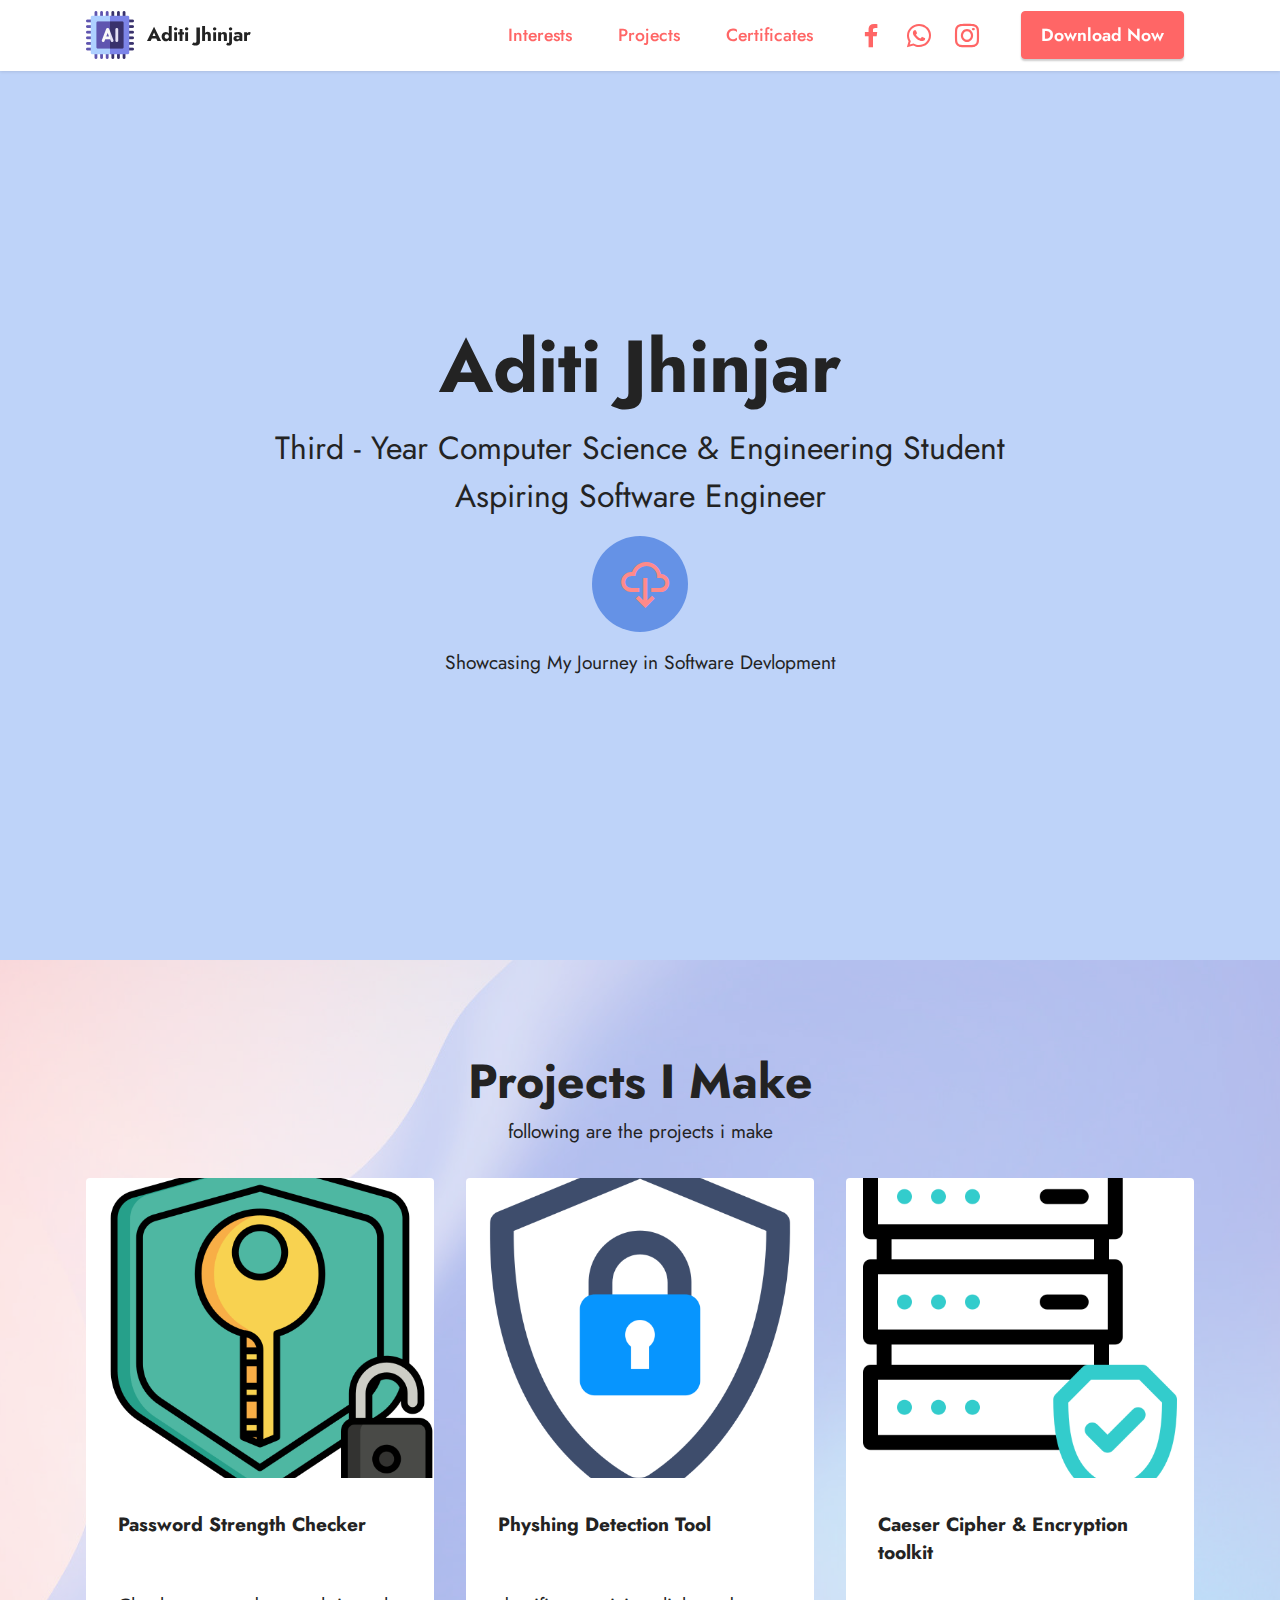
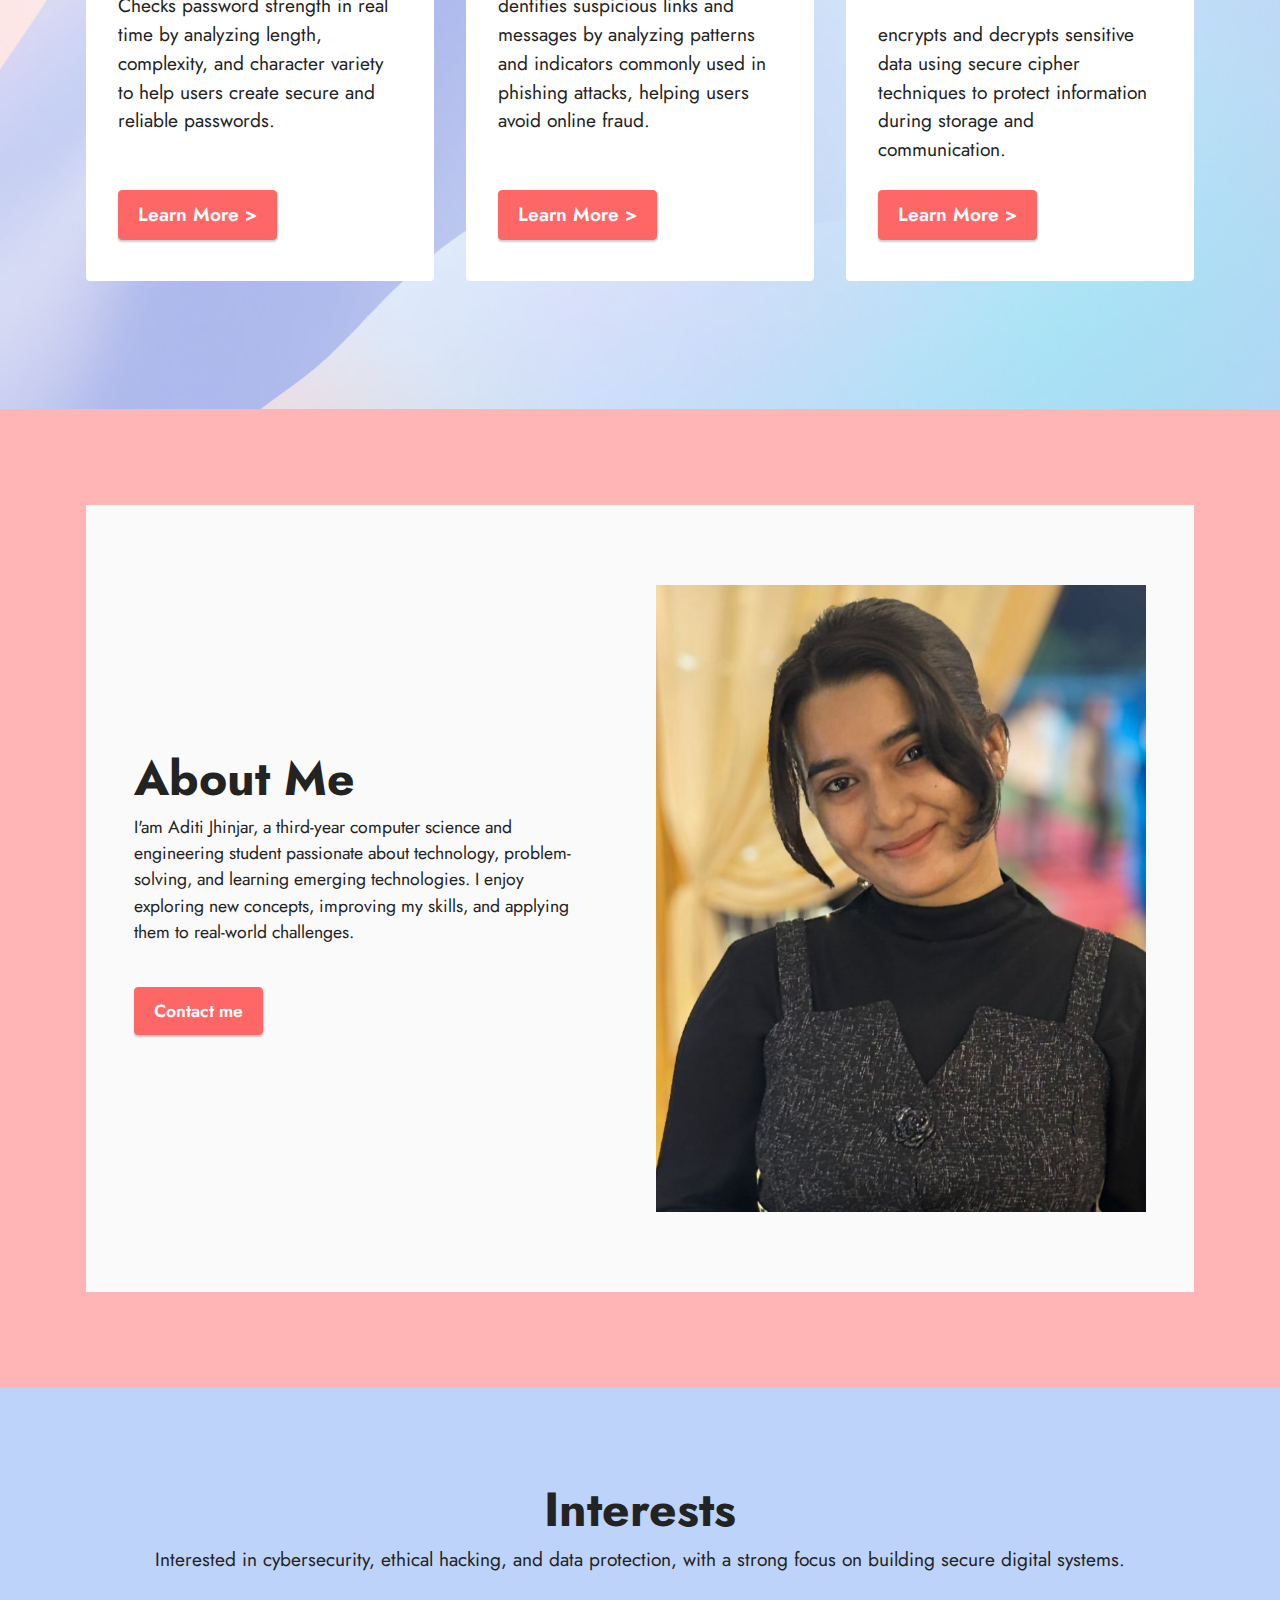
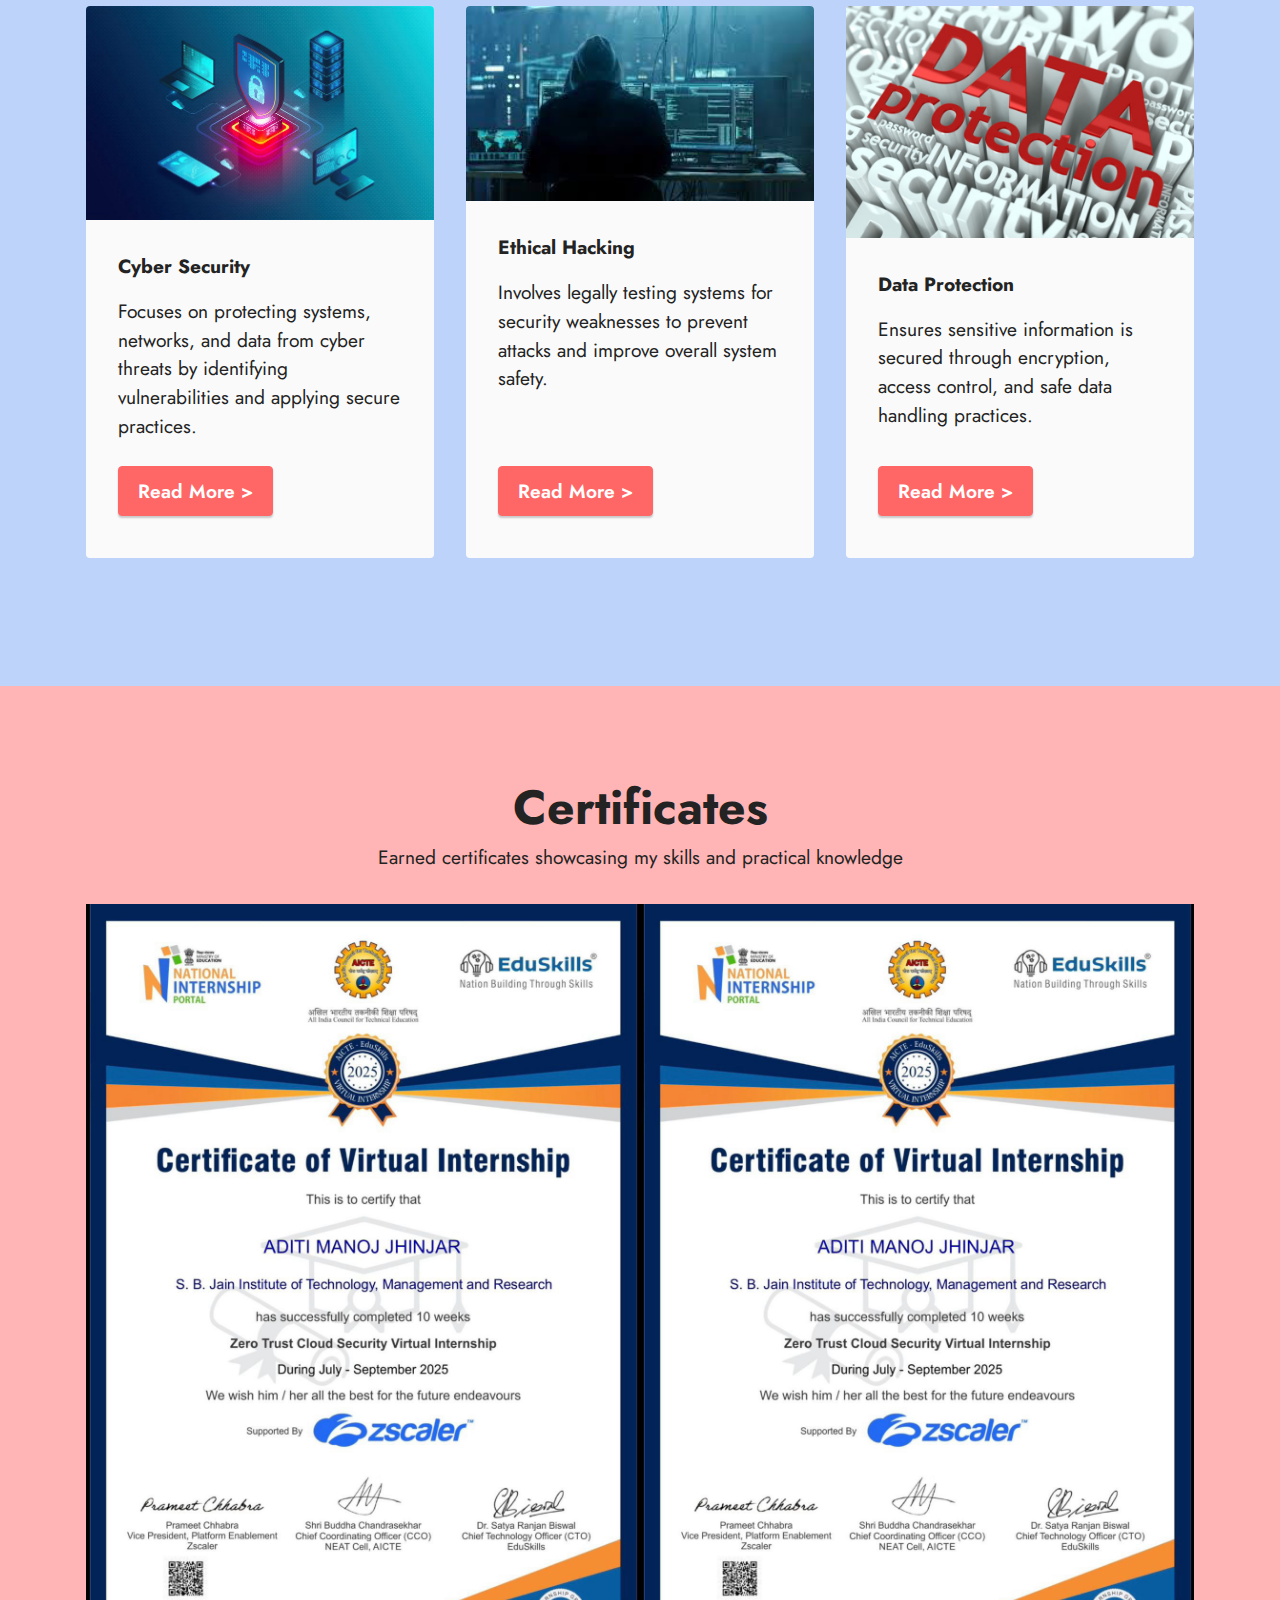
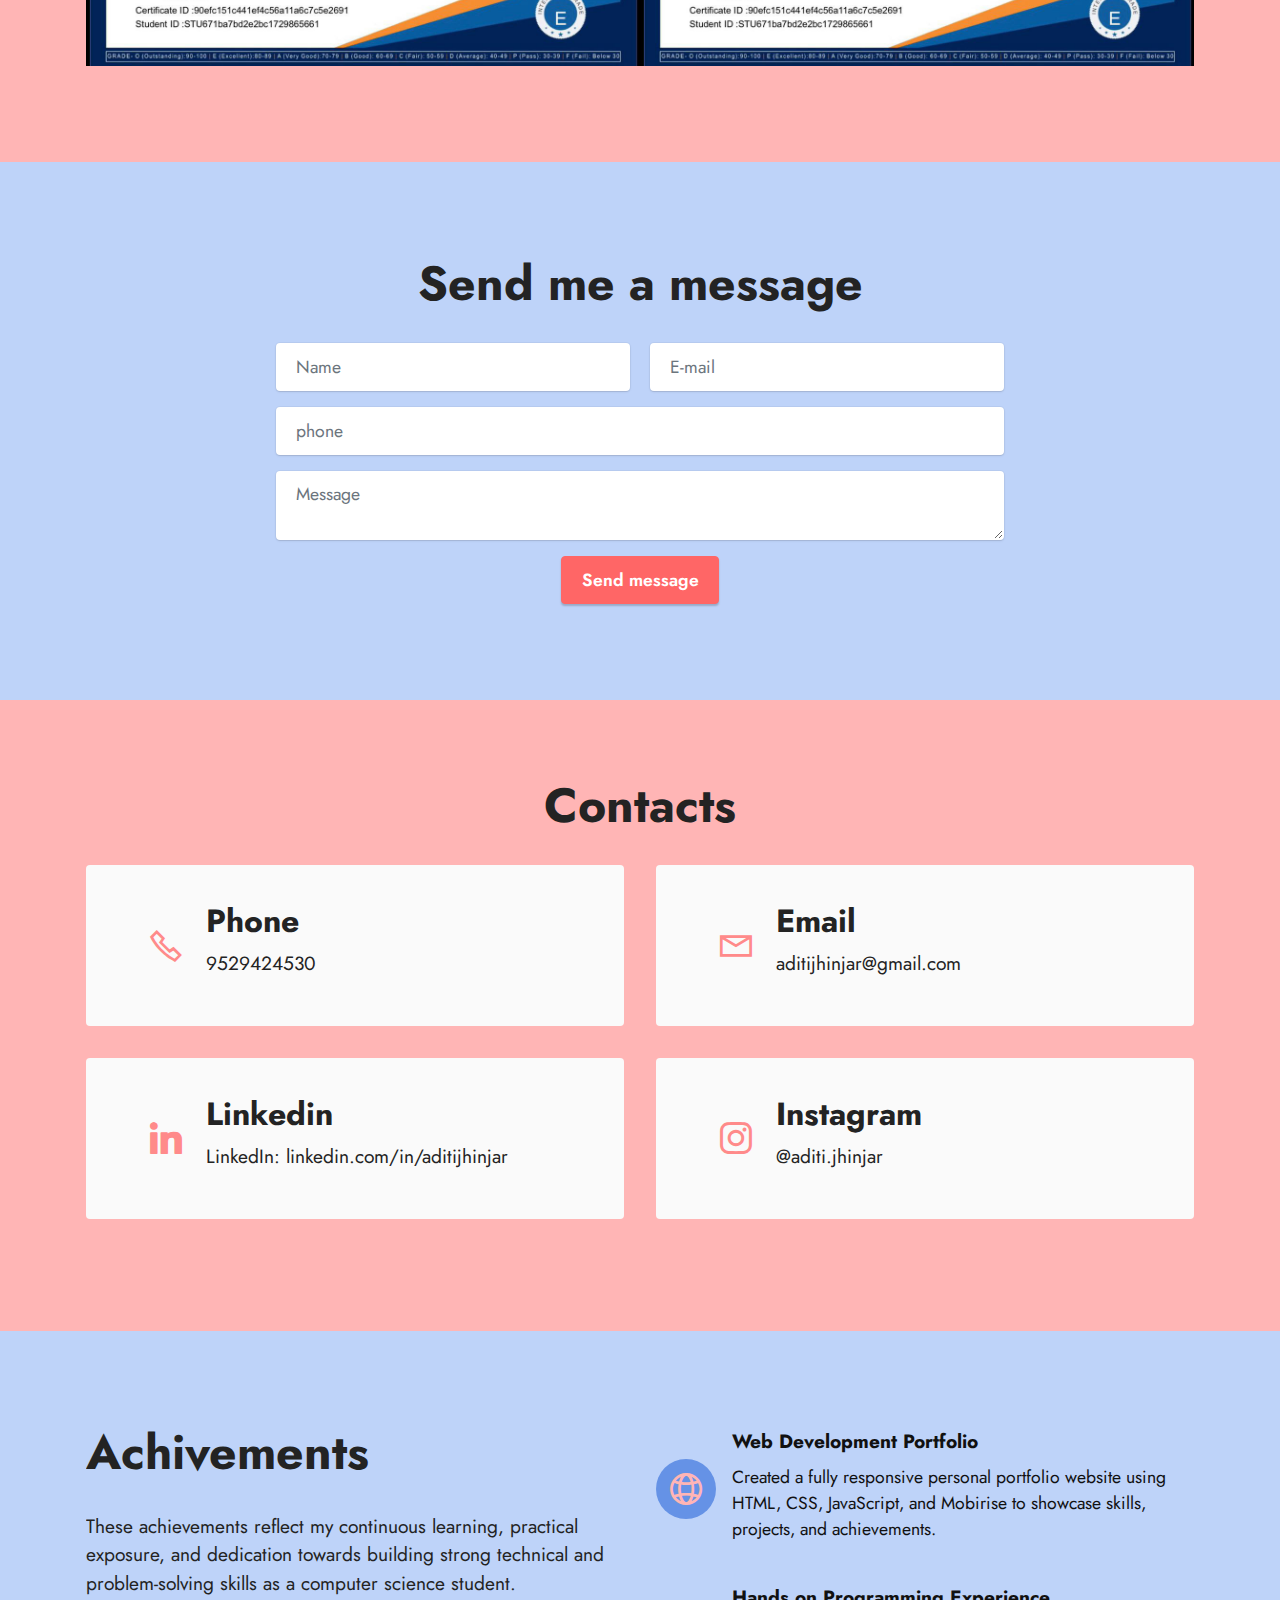
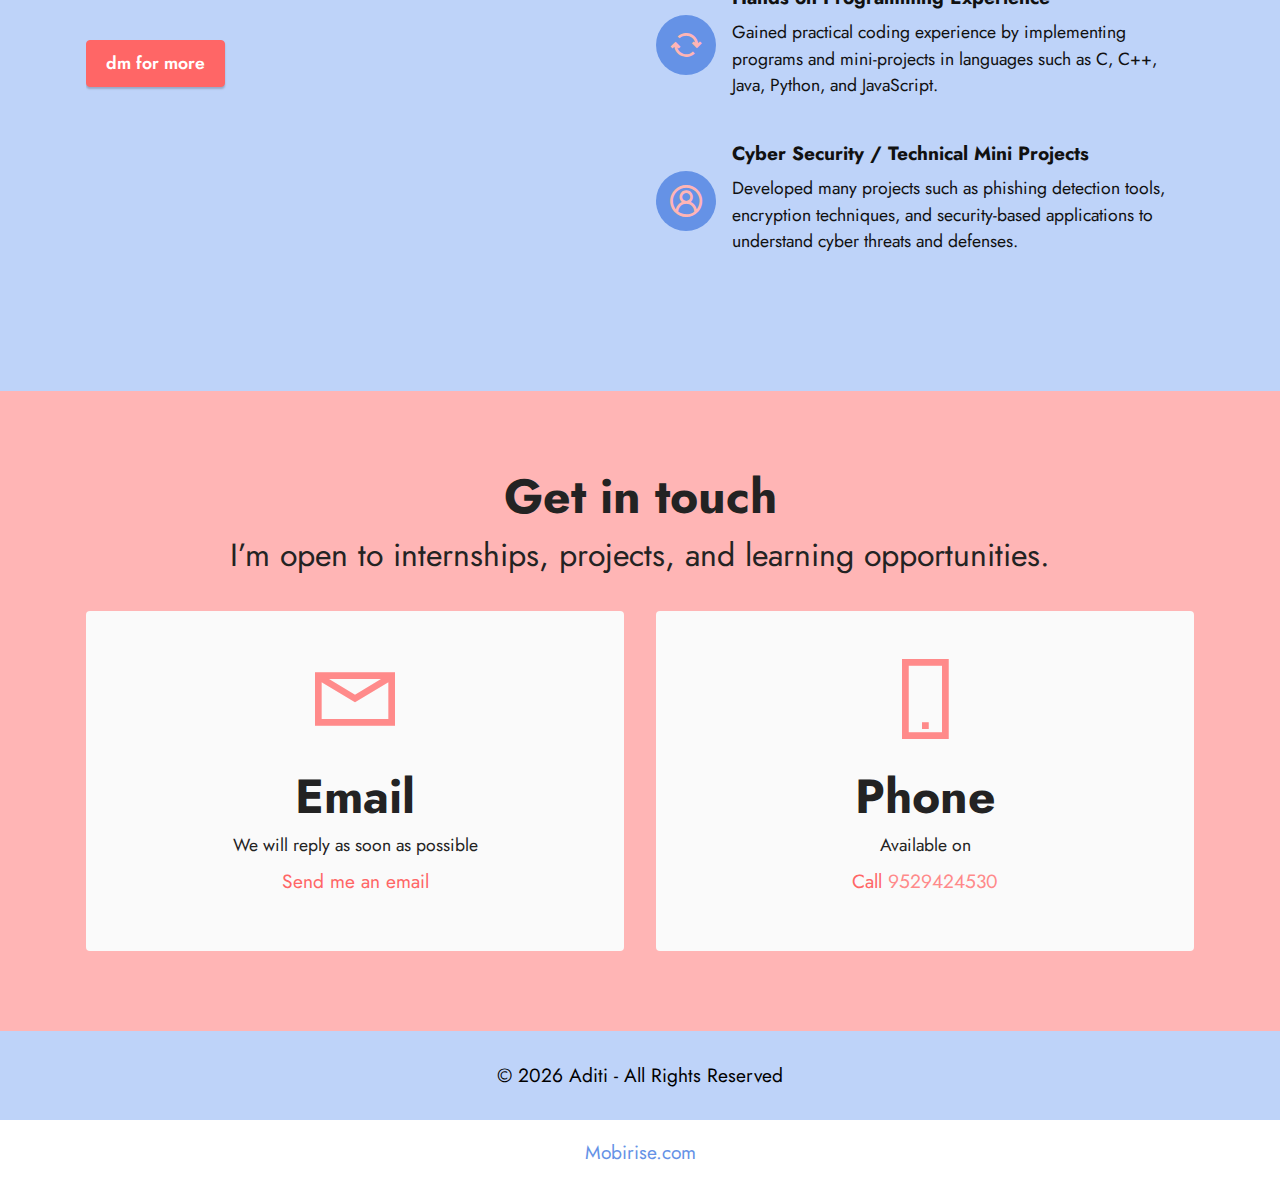
<file: index.html>
<!DOCTYPE html>
<html  >
<head>
  <meta name="google-site-verification" content="c9pilF6yowEY45jqpvFFA3LafJfQ-LcQL6dGblCBiK4" /><!-- Site made with Mobirise Website Builder v6.1.12, https://mobirise.com -->
  <meta charset="UTF-8">
  <meta http-equiv="X-UA-Compatible" content="IE=edge">
  <meta name="generator" content="Mobirise v6.1.12, mobirise.com">
  <meta name="viewport" content="width=device-width, initial-scale=1, minimum-scale=1">
  <link rel="shortcut icon" href="assets/images/ai-96x96.png" type="image/x-icon">
  <meta name="description" content="">
  
  
  <title>Home</title>
  <link rel="stylesheet" href="assets/web/assets/mobirise-icons2/mobirise2.css">
  <link rel="stylesheet" href="assets/bootstrap/css/bootstrap.min.css">
  <link rel="stylesheet" href="assets/dropdown/css/style.css">
  <link rel="stylesheet" href="assets/socicon/css/styles.css">
  <link rel="stylesheet" href="assets/theme/css/style.css">
  <link rel="preload" href="https://fonts.googleapis.com/css?family=Jost:100,200,300,400,500,600,700,800,900,100i,200i,300i,400i,500i,600i,700i,800i,900i&display=swap" as="style" onload="this.onload=null;this.rel='stylesheet'">
  <noscript><link rel="stylesheet" href="https://fonts.googleapis.com/css?family=Jost:100,200,300,400,500,600,700,800,900,100i,200i,300i,400i,500i,600i,700i,800i,900i&display=swap"></noscript>
  <link rel="preload" as="style" href="assets/mobirise/css/mbr-additional.css?v=FfSdxA"><link rel="stylesheet" href="assets/mobirise/css/mbr-additional.css?v=FfSdxA" type="text/css">

  
  
  
</head>
<body>
  
  <section data-bs-version="5.1" class="menu menu2 cid-v8Dr5MTE8c" once="menu" id="menu2-j">
    
    <nav class="navbar navbar-dropdown navbar-fixed-top navbar-expand-lg">
        <div class="container">
            <div class="navbar-brand">
                <span class="navbar-logo">
                    <a href="https://mobiri.se">
                        <img src="assets/images/ai-96x96.png" alt="Mobirise Website Builder" style="height: 3rem;">
                    </a>
                </span>
                <span class="navbar-caption-wrap"><a class="navbar-caption text-black display-7" href="https://mobiri.se">Aditi Jhinjar</a></span>
            </div>
            <button class="navbar-toggler" type="button" data-toggle="collapse" data-bs-toggle="collapse" data-target="#navbarSupportedContent" data-bs-target="#navbarSupportedContent" aria-controls="navbarNavAltMarkup" aria-expanded="false" aria-label="Toggle navigation">
                <div class="hamburger">
                    <span></span>
                    <span></span>
                    <span></span>
                    <span></span>
                </div>
            </button>
            <div class="collapse navbar-collapse" id="navbarSupportedContent">
                <ul class="navbar-nav nav-dropdown" data-app-modern-menu="true"><li class="nav-item"><a class="nav-link link text-secondary display-4" href="https://mobiri.se">Interests</a></li>
                    <li class="nav-item"><a class="nav-link link text-secondary display-4" href="https://mobiri.se">Projects</a></li>
                    <li class="nav-item"><a class="nav-link link text-secondary display-4" href="https://mobiri.se">Certificates</a>
                    </li></ul>
                <div class="icons-menu">
                    <a class="iconfont-wrapper" href="https://mobiri.se" target="_blank">
                        <span class="p-2 mbr-iconfont socicon-facebook socicon"></span>
                    </a>
                    <a class="iconfont-wrapper" href="https://mobiri.se" target="_blank">
                        <span class="p-2 mbr-iconfont socicon-whatsapp socicon"></span>
                    </a>
                    <a class="iconfont-wrapper" href="https://mobiri.se" target="_blank">
                        <span class="p-2 mbr-iconfont socicon-instagram socicon"></span>
                    </a>
                    
                </div>
                <div class="navbar-buttons mbr-section-btn"><a class="btn btn-secondary display-4" href="https://mobiri.se">
                        Download Now</a></div>
            </div>
        </div>
    </nav>
</section>

<section data-bs-version="5.1" class="header17 cid-v8DsAMY9Cr mbr-fullscreen" id="header17-k">

    

    

    <div class="align-center container">
        <div class="row justify-content-md-center">
            <div class="col-md-10">
                <h1 class="mbr-section-title mb-3 mbr-fonts-style display-1"><strong>Aditi Jhinjar</strong></h1>
                <p class="mbr-text mb-3 mbr-fonts-style display-5">Third - Year Computer Science &amp; Engineering Student<br>Aspiring Software Engineer</p>
                <div class="mbr-media mb-3 show-modal" data-modal=".modalWindow">
                    <div class="icon-wrapper">
                        <span class="mbr-iconfont mobi-mbri-download-2 mobi-mbri" style="color: rgb(255, 138, 138); fill: rgb(255, 138, 138);"></span>
                    </div>
                </div>
                <p class="icon-description mb-3 mbr-fonts-style display-7">Showcasing My Journey in Software Devlopment</p>
            </div>
        </div>
    </div>
    <div>
        <div class="modalWindow" style="display: none;">
            <div class="modalWindow-container">
                <div class="modalWindow-video-container">
                    <div class="modalWindow-video">
                        <iframe width="100%" height="100%" frameborder="0" allowfullscreen="1" data-src="https://www.youtube.com/watch?v=-BSQlJxCDcI"></iframe>
                    </div>
                    <a class="close" role="button" data-dismiss="modal" data-bs-dismiss="modal">
                        <span aria-hidden="true" class="mbr-iconfont mobi-mbri-close mobi-mbri closeModal"></span>
                        <span class="sr-only visually-hidden">Close</span>
                    </a>
                </div>
            </div>
        </div>
    </div>
</section>

<section data-bs-version="5.1" class="features4 cid-v8Du6gGnuN" id="features4-n">
    
    <div class="mbr-overlay"></div>
    <div class="container">
        <div class="mbr-section-head">
            <h4 class="mbr-section-title mbr-fonts-style align-center mb-0 display-2"><strong>Projects I Make</strong></h4>
            <h5 class="mbr-section-subtitle mbr-fonts-style align-center mb-0 mt-2 display-7">following are the projects i make</h5>
        </div>
        <div class="row mt-4">
            <div class="item features-image col-12 col-md-6 col-lg-4">
                <div class="item-wrapper">
                    <div class="item-img">
                        <img src="assets/images/public-key-512x512.png" alt="Mobirise Website Builder" title="">
                    </div>
                    <div class="item-content">
                        <h5 class="item-title mbr-fonts-style display-7"><strong>Password Strength Checker</strong></h5>
                        <h6 class="item-subtitle mbr-fonts-style mt-1 display-7">Website Design</h6>
                        <p class="mbr-text mbr-fonts-style mt-3 display-7">Checks password strength in real time by analyzing length, complexity, and character variety to help users create secure and reliable passwords.</p>
                    </div>
                    <div class="mbr-section-btn item-footer mt-2"><a href="" class="btn item-btn btn-secondary display-7" target="_blank">Learn More &gt;</a></div>
                </div>
            </div>
            <div class="item features-image col-12 col-md-6 col-lg-4">
                <div class="item-wrapper">
                    <div class="item-img">
                        <img src="assets/images/shield-512x512.png" alt="Mobirise Website Builder" title="">
                    </div>
                    <div class="item-content">
                        <h5 class="item-title mbr-fonts-style display-7"><strong>Physhing Detection Tool</strong></h5>
                        <h6 class="item-subtitle mbr-fonts-style mt-1 display-7">
                            HTML/CSS Coding</h6>
                        <p class="mbr-text mbr-fonts-style mt-3 display-7">dentifies suspicious links and messages by analyzing patterns and indicators commonly used in phishing attacks, helping users avoid online fraud.</p>
                    </div>
                    <div class="mbr-section-btn item-footer mt-2"><a href="" class="btn item-btn btn-secondary display-7" target="_blank">Learn More &gt;</a></div>
                </div>
            </div>
            <div class="item features-image col-12 col-md-6 col-lg-4">
                <div class="item-wrapper">
                    <div class="item-img">
                        <img src="assets/images/server-security-512x512.png" alt="Mobirise Website Builder" title="">
                    </div>
                    <div class="item-content">
                        <h5 class="item-title mbr-fonts-style display-7"><strong>Caeser Cipher &amp; Encryption toolkit</strong></h5>
                        <h6 class="item-subtitle mbr-fonts-style mt-1 display-7">Creating Your Brand</h6>
                        <p class="mbr-text mbr-fonts-style mt-3 display-7">encrypts and decrypts sensitive data using secure cipher techniques to protect information during storage and communication.</p>
                    </div>
                    <div class="mbr-section-btn item-footer mt-2"><a href="" class="btn item-btn btn-secondary display-7" target="_blank">Learn More &gt;</a></div>
                </div>
            </div>

        </div>
    </div>
</section>

<section data-bs-version="5.1" class="features16 cid-v8DA4Wi0Jp" id="features16-p">

    

    
    
    <div class="container">
        <div class="content-wrapper">
            <div class="row align-items-center">
                <div class="col-12 col-lg">
                    <div class="text-wrapper">
                        <h6 class="card-title mbr-fonts-style display-2"><strong>About Me</strong></h6>
                        <p class="mbr-text mbr-fonts-style mb-4 display-4">I'am Aditi Jhinjar, a third-year computer science and engineering student passionate about technology, problem-solving, and learning emerging technologies. I enjoy exploring new concepts, improving my skills, and applying them to real-world challenges.</p>
                        <div class="mbr-section-btn mt-3"><a class="btn btn-secondary display-4" href="https://mobiri.se">Contact me</a></div>
                    </div>
                </div>
                <div class="col-12 col-lg-6">
                    <div class="image-wrapper">
                        <img src="assets/images/whatsapp20image202026-01-1820at201.03.3520pm-1160x1555.jpeg" alt="Mobirise Website Builder">
                    </div>
                </div>
            </div>
        </div>
    </div>
</section>

<section data-bs-version="5.1" class="features3 cid-v8DG98xwbq" id="features3-q">
    
    
    <div class="container">
        <div class="mbr-section-head">
            <h4 class="mbr-section-title mbr-fonts-style align-center mb-0 display-2"><strong>Interests</strong></h4>
            <h5 class="mbr-section-subtitle mbr-fonts-style align-center mb-0 mt-2 display-7">Interested in cybersecurity, ethical hacking, and data protection, with a strong focus on building secure digital systems.</h5>
        </div>
        <div class="row mt-4">
            <div class="item features-image col-12 col-md-6 col-lg-4 active">
                <div class="item-wrapper">
                    <div class="item-img">
                        <img src="assets/images/2283-whatiscybersecurity.jpgl-700x431.jpg" alt="Mobirise Website Builder" data-slide-to="0" data-bs-slide-to="0">
                    </div>
                    <div class="item-content">
                        <h5 class="item-title mbr-fonts-style display-7"><strong>Cyber Security</strong></h5>
                        
                        <p class="mbr-text mbr-fonts-style mt-3 display-7">Focuses on protecting systems, networks, and data from cyber threats by identifying vulnerabilities and applying secure practices.</p>
                    </div>
                    <div class="mbr-section-btn item-footer mt-2"><a href="" class="btn item-btn btn-secondary display-7" target="_blank">Read More
                            &gt;</a></div>
                </div>
            </div><div class="item features-image col-12 col-md-6 col-lg-4">
                <div class="item-wrapper">
                    <div class="item-img">
                        <img src="assets/images/images-9-299x168.jpg" alt="Mobirise Website Builder" data-slide-to="1" data-bs-slide-to="1">
                    </div>
                    <div class="item-content">
                        <h5 class="item-title mbr-fonts-style display-7"><strong>Ethical Hacking</strong></h5>
                        
                        <p class="mbr-text mbr-fonts-style mt-3 display-7">Involves legally testing systems for security weaknesses to prevent attacks and improve overall system safety.</p>
                    </div>
                    <div class="mbr-section-btn item-footer mt-2"><a href="" class="btn item-btn btn-secondary display-7" target="_blank">Read More
                            &gt;</a></div>
                </div>
            </div>
            
            <div class="item features-image col-12 col-md-6 col-lg-4">
                <div class="item-wrapper">
                    <div class="item-img">
                        <img src="assets/images/data-protection-816x544.jpg" alt="Mobirise Website Builder" data-slide-to="2" data-bs-slide-to="2">
                    </div>
                    <div class="item-content">
                        <h5 class="item-title mbr-fonts-style display-7"><strong>Data Protection</strong></h5>
                        
                        <p class="mbr-text mbr-fonts-style mt-3 display-7">Ensures sensitive information is secured through encryption, access control, and safe data handling practices.</p>
                    </div>
                    <div class="mbr-section-btn item-footer mt-2"><a href="" class="btn item-btn btn-secondary display-7" target="_blank">Read More
                            &gt;</a></div>
                </div>
            </div>
        </div>
    </div>
</section>

<section data-bs-version="5.1" class="gallery4 mbr-gallery cid-v8DHodktqF" id="gallery4-r">
    

    
    

    <div class="container">
        <div class="mbr-section-head">
            <h3 class="mbr-section-title mbr-fonts-style align-center m-0 display-2"><strong>Certificates</strong></h3>
            <h4 class="mbr-section-subtitle mbr-fonts-style align-center mb-0 mt-2 display-7">Earned certificates showcasing my skills and practical knowledge</h4>
        </div>
        <div class="row mbr-gallery mt-4">
            
            <div class="col-12 col-md-6 col-lg-6 item gallery-image active">
                <div class="item-wrapper" data-toggle="modal" data-bs-toggle="modal" data-target="#v8FACjJ1tB-modal" data-bs-target="#v8FACjJ1tB-modal">
                    <img class="w-100" src="assets/images/whatsapp20image202026-01-1120at209.42.3220pm-1162x1600.jpg" alt="Mobirise Website Builder" data-slide-to="0" data-bs-slide-to="0" data-target="#lb-v8FACjJ1tB" data-bs-target="#lb-v8FACjJ1tB">
                    <div class="icon-wrapper">
                        <span class="mobi-mbri mobi-mbri-search mbr-iconfont mbr-iconfont-btn"></span>
                    </div>
                </div>
                
            </div><div class="col-12 col-md-6 col-lg-6 item gallery-image">
                <div class="item-wrapper" data-toggle="modal" data-bs-toggle="modal" data-target="#v8FACjJ1tB-modal" data-bs-target="#v8FACjJ1tB-modal">
                    <img class="w-100" src="assets/images/whatsapp20image202026-01-1120at209.42.3220pm-1162x1600.jpg" alt="Mobirise Website Builder" data-slide-to="1" data-bs-slide-to="1" data-target="#lb-v8FACjJ1tB" data-bs-target="#lb-v8FACjJ1tB">
                    <div class="icon-wrapper">
                        <span class="mobi-mbri mobi-mbri-search mbr-iconfont mbr-iconfont-btn"></span>
                    </div>
                </div>
                
            </div>
            
            
        </div>

        <div class="modal mbr-slider" tabindex="-1" role="dialog" aria-hidden="true" id="v8FACjJ1tB-modal">
            <div class="modal-dialog" role="document">
                <div class="modal-content">
                    <div class="modal-body">
                        <div class="carousel slide" id="lb-v8FACjJ1tB" data-interval="5000" data-bs-interval="5000">
                            <div class="carousel-inner">
                                
                                <div class="carousel-item active">
                                    <img class="d-block w-100" src="assets/images/whatsapp20image202026-01-1120at209.42.3220pm-1162x1600.jpg" alt="Mobirise Website Builder">
                                </div><div class="carousel-item">
                                    <img class="d-block w-100" src="assets/images/whatsapp20image202026-01-1120at209.42.3220pm-1162x1600.jpg" alt="Mobirise Website Builder">
                                </div>
                                
                                
                            </div>
                            <ol class="carousel-indicators">
                                <li data-slide-to="0" data-bs-slide-to="0" class="active" data-target="#lb-v8FACjJ1tB" data-bs-target="#lb-v8FACjJ1tB"></li>
                                <li data-slide-to="1" data-bs-slide-to="1" data-target="#lb-v8FACjJ1tB" data-bs-target="#lb-v8FACjJ1tB"></li>
                                
                                
                            </ol>
                            <a role="button" href="" class="close" data-dismiss="modal" data-bs-dismiss="modal" aria-label="Close">
                            </a>
                            <a class="carousel-control-prev carousel-control" role="button" data-slide="prev" data-bs-slide="prev" href="#lb-v8FACjJ1tB">
                                <span class="mobi-mbri mobi-mbri-arrow-prev" aria-hidden="true"></span>
                                <span class="sr-only visually-hidden">Previous</span>
                            </a>
                            <a class="carousel-control-next carousel-control" role="button" data-slide="next" data-bs-slide="next" href="#lb-v8FACjJ1tB">
                                <span class="mobi-mbri mobi-mbri-arrow-next" aria-hidden="true"></span>
                                <span class="sr-only visually-hidden">Next</span>
                            </a>
                        </div>
                    </div>
                </div>
            </div>
        </div>
    </div>
</section>

<section data-bs-version="5.1" class="form5 cid-v8DJ6yaNCW" id="form5-s">
    
    
    <div class="container">
        <div class="mbr-section-head">
            <h3 class="mbr-section-title mbr-fonts-style align-center mb-0 display-2"><strong>Send me a message</strong></h3>
            
        </div>
        <div class="row justify-content-center mt-4">
            <div class="col-lg-8 mx-auto mbr-form" data-form-type="formoid">
                <form action="https://mobirise.eu/" method="POST" class="mbr-form form-with-styler" data-form-title="Form Name"><input type="hidden" name="email" data-form-email="true" value="wbe1bZ7wVHYmozFLRbhZTz6NT8O8QBFTvRGBrTPGEff2PJCWrlEkgrszNQobhqJlhphiX34W68mGMViZpX7nDYLGWCwwGylbU2WYHGe1eqy6l2nnn0rBpDMjFrySuVPC">
                    <div class="row">
                        <div hidden="hidden" data-form-alert="" class="alert alert-success col-12">Thanks for filling out the form!</div>
                        <div hidden="hidden" data-form-alert-danger="" class="alert alert-danger col-12">
                            Oops...! some problem!
                        </div>
                    </div>
                    <div class="dragArea row">
                        <div class="col-md col-sm-12 form-group mb-3" data-for="name">
                            <input type="text" name="name" placeholder="Name" data-form-field="name" class="form-control" value="" id="name-form5-s">
                        </div>
                        <div class="col-md col-sm-12 form-group mb-3" data-for="email">
                            <input type="email" name="email" placeholder="E-mail" data-form-field="email" class="form-control" value="" id="email-form5-s">
                        </div>
                        <div class="col-12 form-group mb-3" data-for="url">
                            <input type="url" name="url" placeholder="phone" data-form-field="url" class="form-control" value="" id="url-form5-s">
                        </div>
                        <div class="col-12 form-group mb-3" data-for="textarea">
                            <textarea name="textarea" placeholder="Message" data-form-field="textarea" class="form-control" id="textarea-form5-s"></textarea>
                        </div>
                        <div class="col-lg-12 col-md-12 col-sm-12 align-center mbr-section-btn"><button type="submit" class="btn btn-secondary display-4">Send message</button></div>
                    </div>
                </form>
            </div>
        </div>
    </div>
</section>

<section data-bs-version="5.1" class="contacts2 cid-v8DJVcRy1R" id="contacts2-t">
    <!---->
    

    
    
    <div class="container">
        <div class="mbr-section-head">
            <h3 class="mbr-section-title mbr-fonts-style align-center mb-0 display-2">
                <strong>Contacts</strong>
            </h3>
            
        </div>
        <div class="row justify-content-center mt-4">
            <div class="card col-12 col-md-6">
                <div class="card-wrapper">
                    <div class="image-wrapper">
                        <span class="mbr-iconfont mobi-mbri-phone mobi-mbri" style="color: rgb(255, 138, 138); fill: rgb(255, 138, 138);"></span>
                    </div>
                    <div class="text-wrapper">
                        <h6 class="card-title mbr-fonts-style mb-1 display-5">
                            <strong>Phone</strong>
                        </h6>
                        <p class="mbr-text mbr-fonts-style display-7">9529424530</p>
                    </div>
                </div>
            </div>
            <div class="card col-12 col-md-6">
                <div class="card-wrapper">
                    <div class="image-wrapper">
                        <span class="mbr-iconfont mobi-mbri-letter mobi-mbri" style="color: rgb(255, 138, 138); fill: rgb(255, 138, 138);"></span>
                    </div>
                    <div class="text-wrapper">
                        <h6 class="card-title mbr-fonts-style mb-1 display-5">
                            <strong>Email</strong>
                        </h6>
                        <p class="mbr-text mbr-fonts-style display-7">aditijhinjar@gmail.com</p>
                    </div>
                </div>
            </div>
            <div class="card col-12 col-md-6">
                <div class="card-wrapper">
                    <div class="image-wrapper">
                        <span class="mbr-iconfont socicon-linkedin socicon" style="color: rgb(255, 138, 138); fill: rgb(255, 138, 138);"></span>
                    </div>
                    <div class="text-wrapper">
                        <h6 class="card-title mbr-fonts-style mb-1 display-5"><strong>Linkedin</strong></h6>
                        <p class="mbr-text mbr-fonts-style display-7">LinkedIn: linkedin.com/in/aditijhinjar<br></p>
                    </div>
                </div>
            </div>
            <div class="card col-12 col-md-6">
                <div class="card-wrapper">
                    <div class="image-wrapper">
                        <span class="mbr-iconfont socicon-instagram socicon" style="color: rgb(255, 138, 138); fill: rgb(255, 138, 138);"></span>
                    </div>
                    <div class="text-wrapper">
                        <h6 class="card-title mbr-fonts-style mb-1 display-5"><strong>Instagram</strong></h6>
                        <p class="mbr-text mbr-fonts-style display-7">@aditi.jhinjar</p>
                    </div>
                </div>
            </div>
        </div>
    </div>
</section>

<section data-bs-version="5.1" class="features13 cid-v8DKtbQc11" id="features13-u">

    

    
    
    <div class="container">
        <div class="row justify-content-center">
            <div class="col-12 col-lg-6">
                <div class="card-wrapper">
                    <div class="card-box align-left">
                        <h4 class="card-title mbr-fonts-style mb-4 display-2"><strong>Achivements</strong></h4>
                        <p class="mbr-text mbr-fonts-style mb-4 display-7">These achievements reflect my continuous learning, practical exposure, and dedication towards building strong technical and problem-solving skills as a computer science student.</p>
                        <div class="mbr-section-btn"><a class="btn btn-secondary display-4" href="https://mobiri.se">dm for more</a></div>
                    </div>
                </div>
            </div>
            <div class="col-12 col-lg-6">
                <div class="item features-without-image">
                    <div class="item-wrapper mbr-flex">
                        <div class="icon-box">
                            <span class="mbr-iconfont mobi-mbri-globe-2 mobi-mbri" style="color: rgb(255, 181, 181); fill: rgb(255, 181, 181);"></span>
                        </div>
                        <div class="text-box">
                            <h4 class="icon-title mbr-black mbr-fonts-style display-7"><strong>Web Development Portfolio</strong></h4>
                            <h5 class="icon-text mbr-black mbr-fonts-style display-4">Created a fully responsive personal portfolio website using HTML, CSS, JavaScript, and Mobirise to showcase skills, projects, and achievements.</h5>
                        </div>
                    </div>
                </div>
                <div class="item features-without-image">
                    <div class="item-wrapper mbr-flex">
                        <div class="icon-box">
                            <span class="mbr-iconfont mobi-mbri-update mobi-mbri" style="color: rgb(255, 181, 181); fill: rgb(255, 181, 181);"></span>
                        </div>
                        <div class="text-box">
                            <h4 class="icon-title mbr-black mbr-fonts-style display-7"><strong>Hands on Programming Experience</strong></h4>
                            <h5 class="icon-text mbr-black mbr-fonts-style display-4">Gained practical coding experience by implementing programs and mini-projects in languages such as C, C++, Java, Python, and JavaScript.</h5>
                        </div>
                    </div>
                </div>
                <div class="item features-without-image">
                    <div class="item-wrapper mbr-flex">
                        <div class="icon-box">
                            <span class="mbr-iconfont mobi-mbri-user-2 mobi-mbri" style="color: rgb(255, 181, 181); fill: rgb(255, 181, 181);"></span>
                        </div>
                        <div class="text-box">
                            <h4 class="icon-title mbr-black mbr-fonts-style display-7"><strong>Cyber Security / Technical Mini Projects</strong></h4>
                            <h5 class="icon-text mbr-black mbr-fonts-style display-4">Developed many projects such as phishing detection tools, encryption techniques, and security-based applications to understand cyber threats and defenses.</h5>
                        </div>
                    </div>
                </div>
            </div>
        </div>
    </div>
</section>

<section data-bs-version="5.1" class="contacts1 cid-v8DNlNwHsj" id="contacts1-v">

    

    
    
    <div class="container">
        <div class="mbr-section-head">
            <h3 class="mbr-section-title mbr-fonts-style align-center mb-0 display-2"><strong>Get in touch</strong></h3>
            <h4 class="mbr-section-subtitle mbr-fonts-style align-center mb-0 mt-2 display-5">I’m open to internships, projects, and learning opportunities.</h4>
        </div>
        <div class="row justify-content-center mt-4">
            <div class="card col-12 col-lg-6">
                <div class="card-wrapper">
                    <div class="card-box align-center">
                        <div class="image-wrapper">
                            <span class="mbr-iconfont mobi-mbri-letter mobi-mbri" style="color: rgb(255, 138, 138); fill: rgb(255, 138, 138);"></span>
                        </div>
                        <h4 class="card-title mbr-fonts-style mb-2 display-2">
                            <strong>Email</strong>
                        </h4>
                        <p class="mbr-text mbr-fonts-style mb-2 display-4">
                            We will reply as soon as possible</p>
                        <h5 class="link mbr-fonts-style display-7"><a href="mailto:info@site.com" class="text-secondary">Send me an
                                email</a>
                        </h5>
                    </div>
                </div>
            </div>
            <div class="card col-12 col-lg-6">
                <div class="card-wrapper">
                    <div class="card-box align-center">
                        <div class="image-wrapper">
                            <span class="mbr-iconfont mobi-mbri-mobile-2 mobi-mbri" style="color: rgb(255, 138, 138); fill: rgb(255, 138, 138);"></span>
                        </div>
                        <h4 class="card-title mbr-fonts-style align-center mb-2 display-2">
                            <strong>Phone</strong>
                        </h4>
                        <p class="mbr-text mbr-fonts-style mb-2 display-4">Available on</p>
                        <h5 class="link mbr-black mbr-fonts-style display-7">
                            <a href="tel:+12345678910" class="text-secondary">Call&nbsp;</a>9529424530</h5>
                    </div>
                </div>
            </div>
        </div>
    </div>
</section>

<section data-bs-version="5.1" class="footer7 cid-v8DNWbpIP3" once="footers" id="footer7-x">

    

    

    <div class="container">
        <div class="media-container-row align-center mbr-white">
            <div class="col-12">
                <p class="mbr-text mb-0 mbr-fonts-style display-7">
                    © 2026 Aditi - All Rights Reserved
                </p>
            </div>
        </div>
    </div>
</section><section class="display-7" style="padding: 0;align-items: center;justify-content: center;flex-wrap: wrap;    align-content: center;display: flex;position: relative;height: 4rem;"><a href="https://mobiri.se/4398779" style="flex: 1 1;height: 4rem;position: absolute;width: 100%;z-index: 1;"><img alt="" style="height: 4rem;" src="[data-uri]"></a><p style="margin: 0;text-align: center;" class="display-7">&#8204;</p><a style="z-index:1" href="https://mobirise.com">Mobirise.com </a></section><script src="assets/bootstrap/js/bootstrap.bundle.min.js"></script>  <script src="assets/smoothscroll/smooth-scroll.js"></script>  <script src="assets/ytplayer/index.js"></script>  <script src="assets/dropdown/js/navbar-dropdown.js"></script>  <script src="assets/playervimeo/vimeo_player.js"></script>  <script src="assets/theme/js/script.js"></script>  <script src="assets/formoid/formoid.min.js"></script>  
  
  
</body>
</html>
</file>
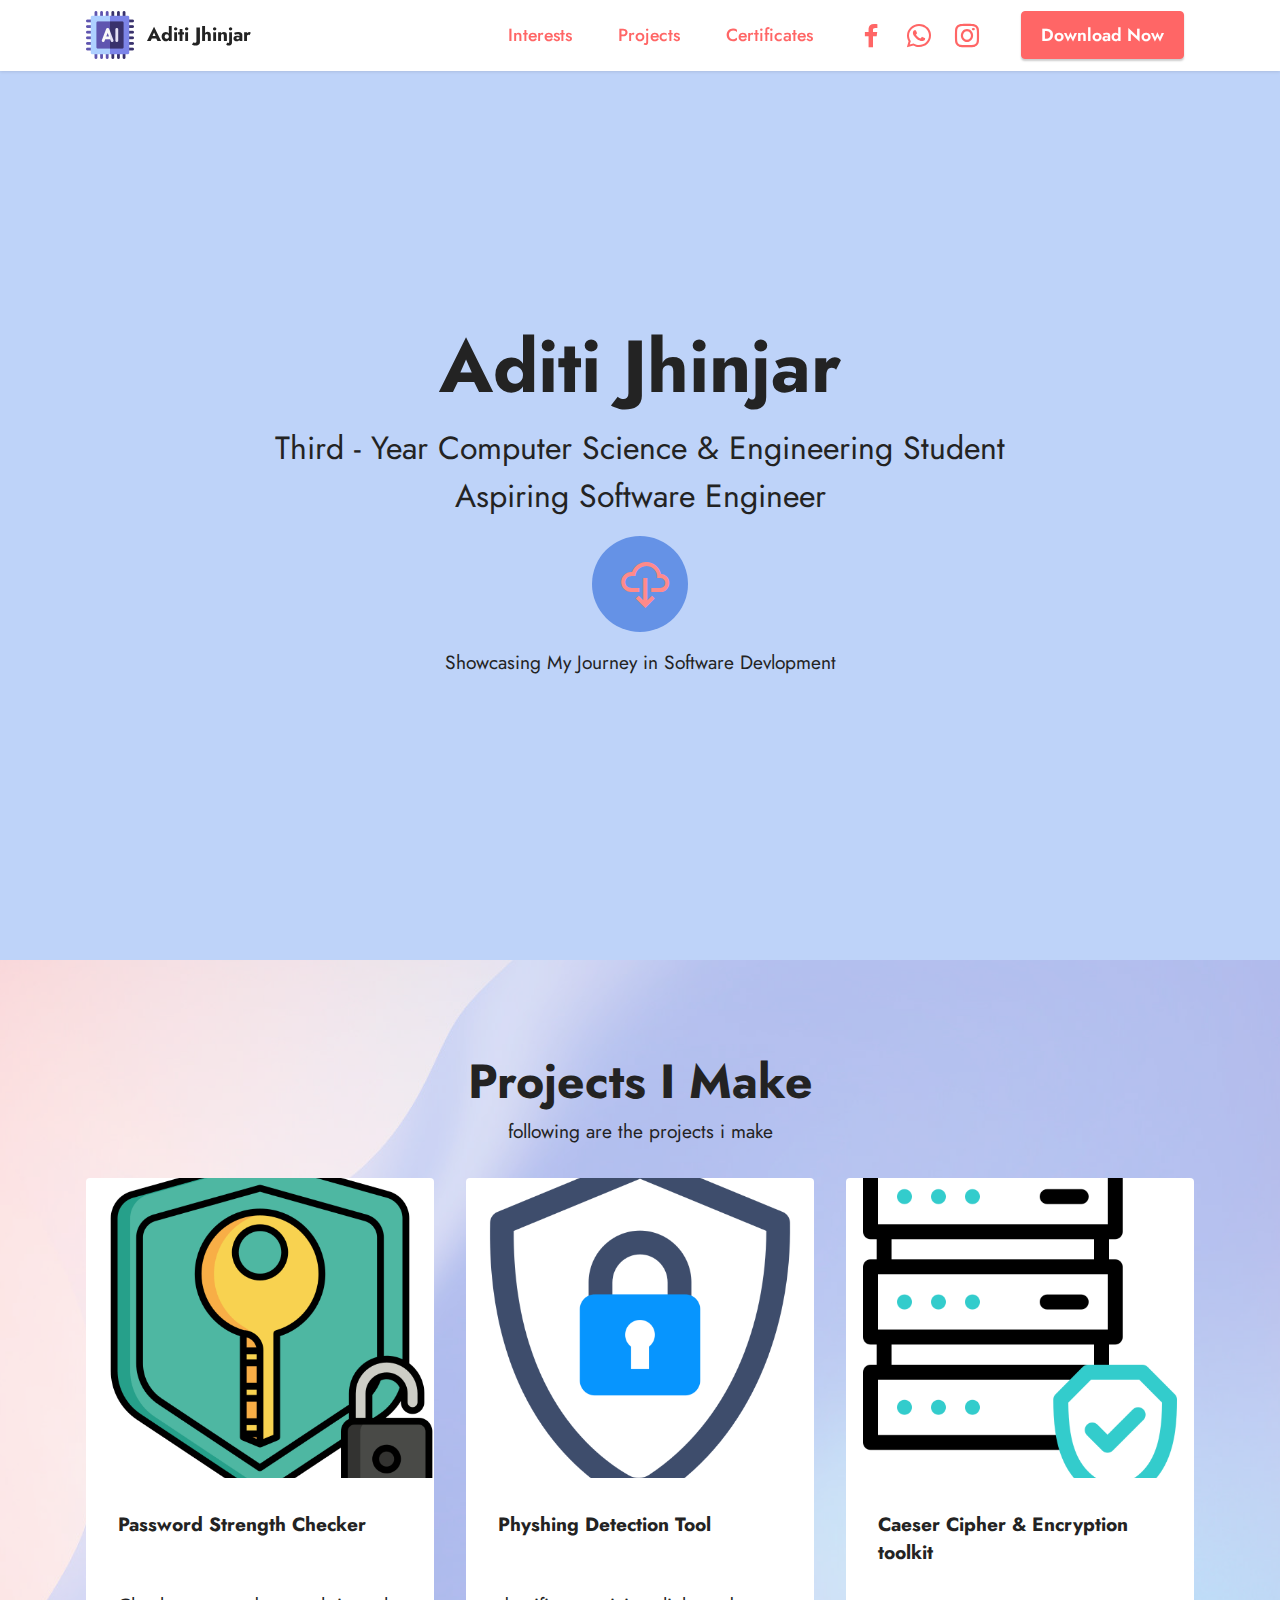
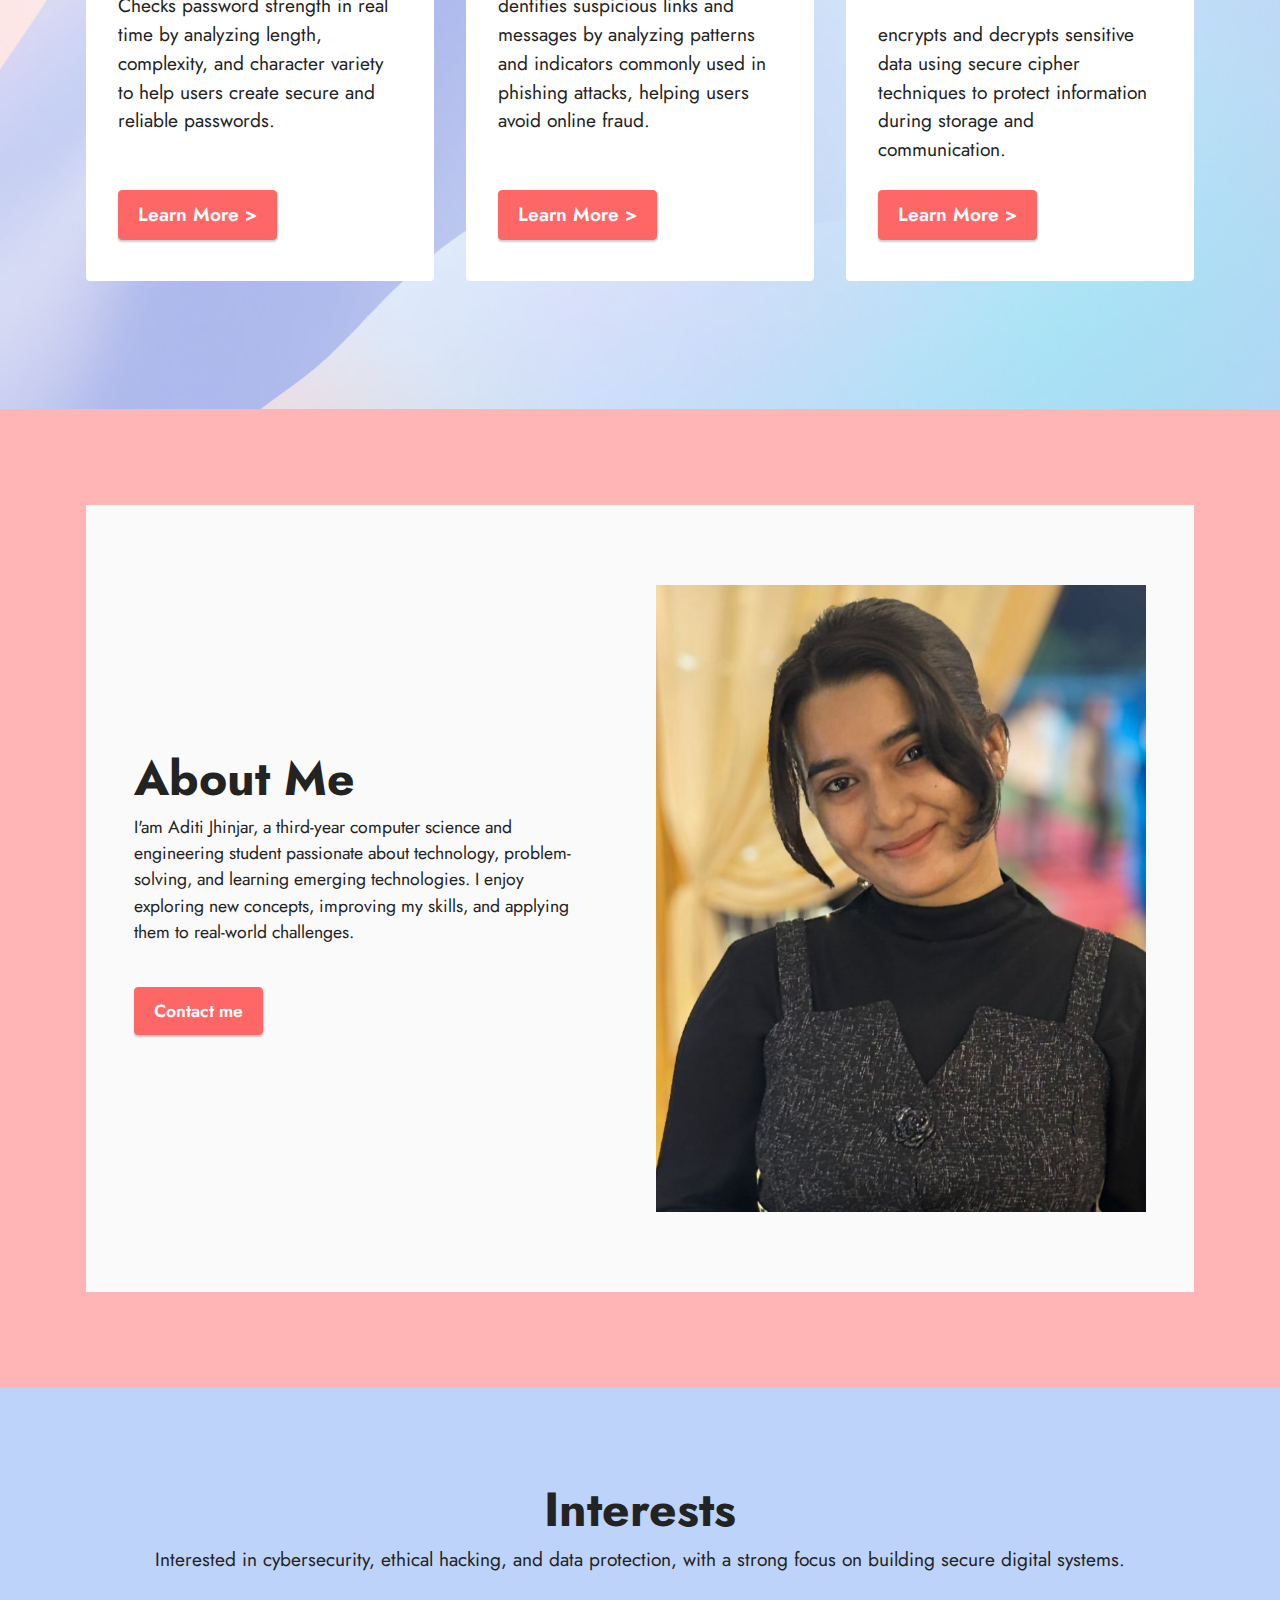
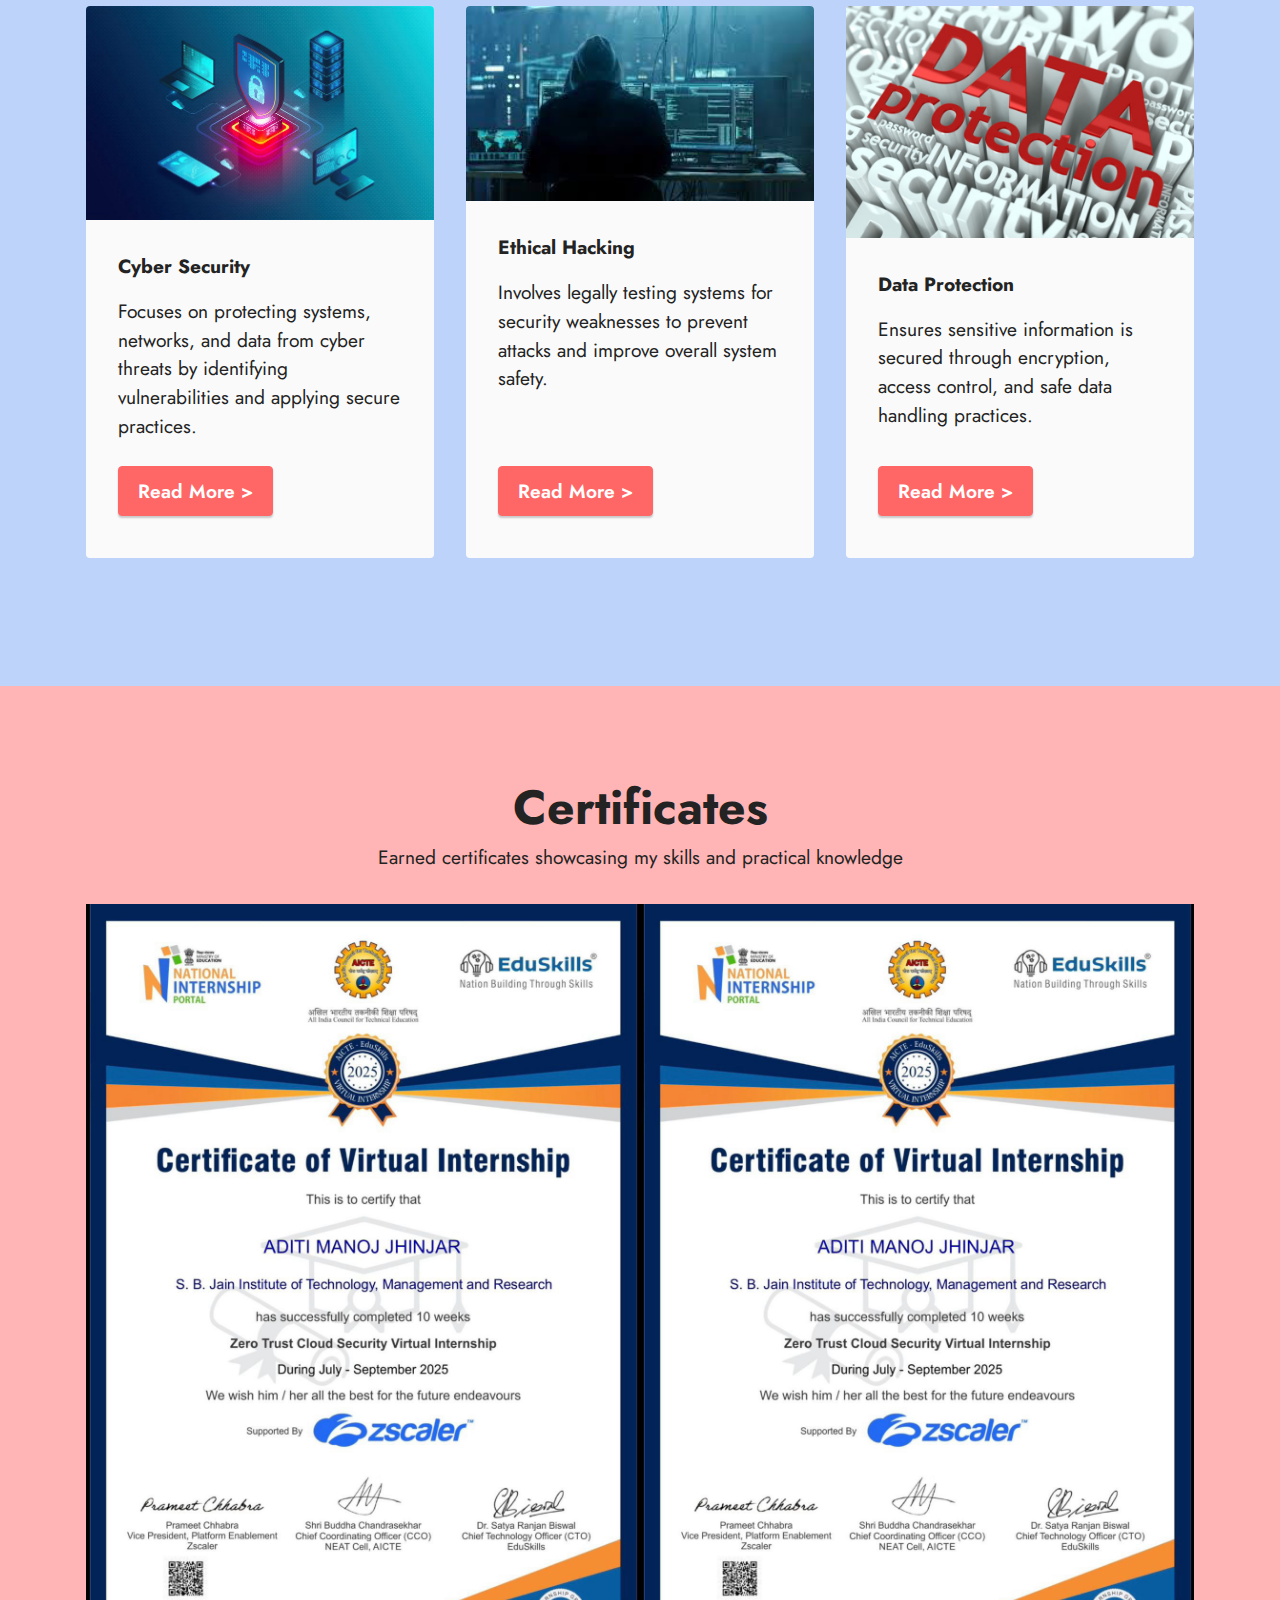
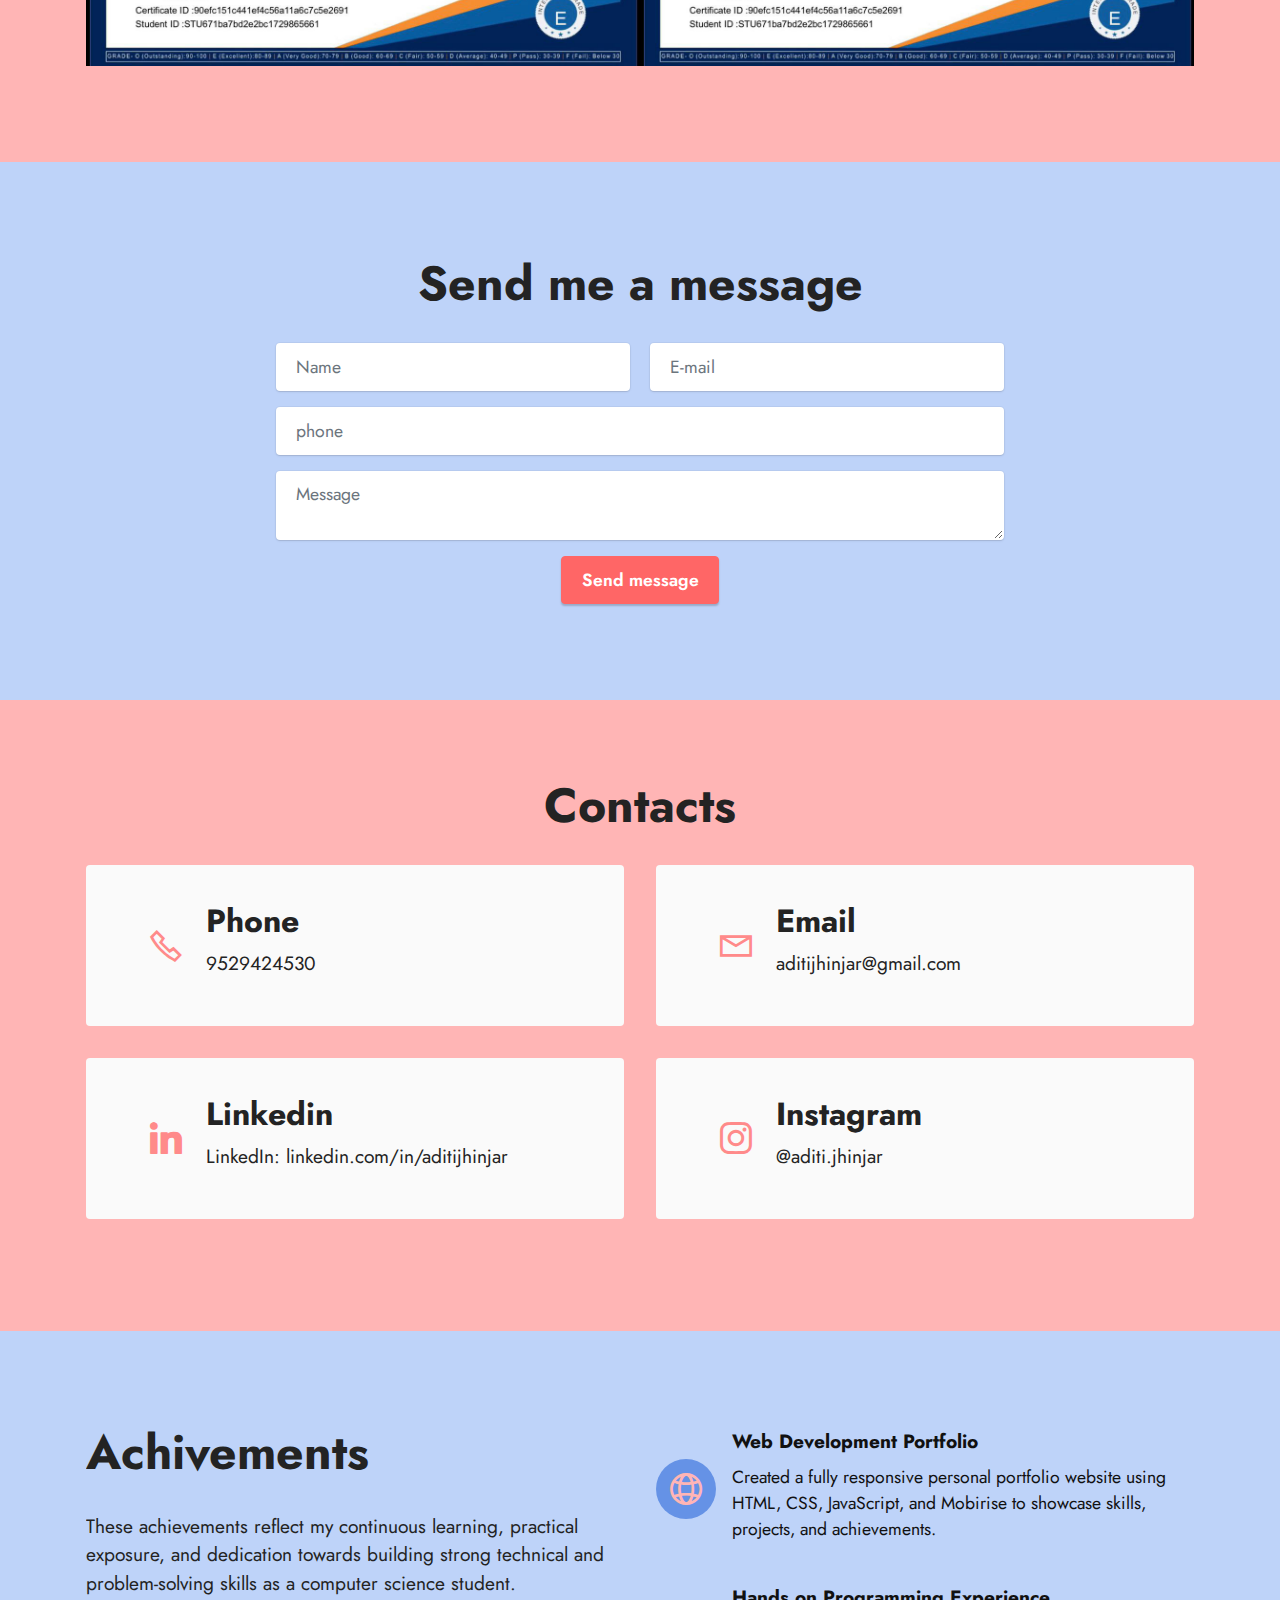
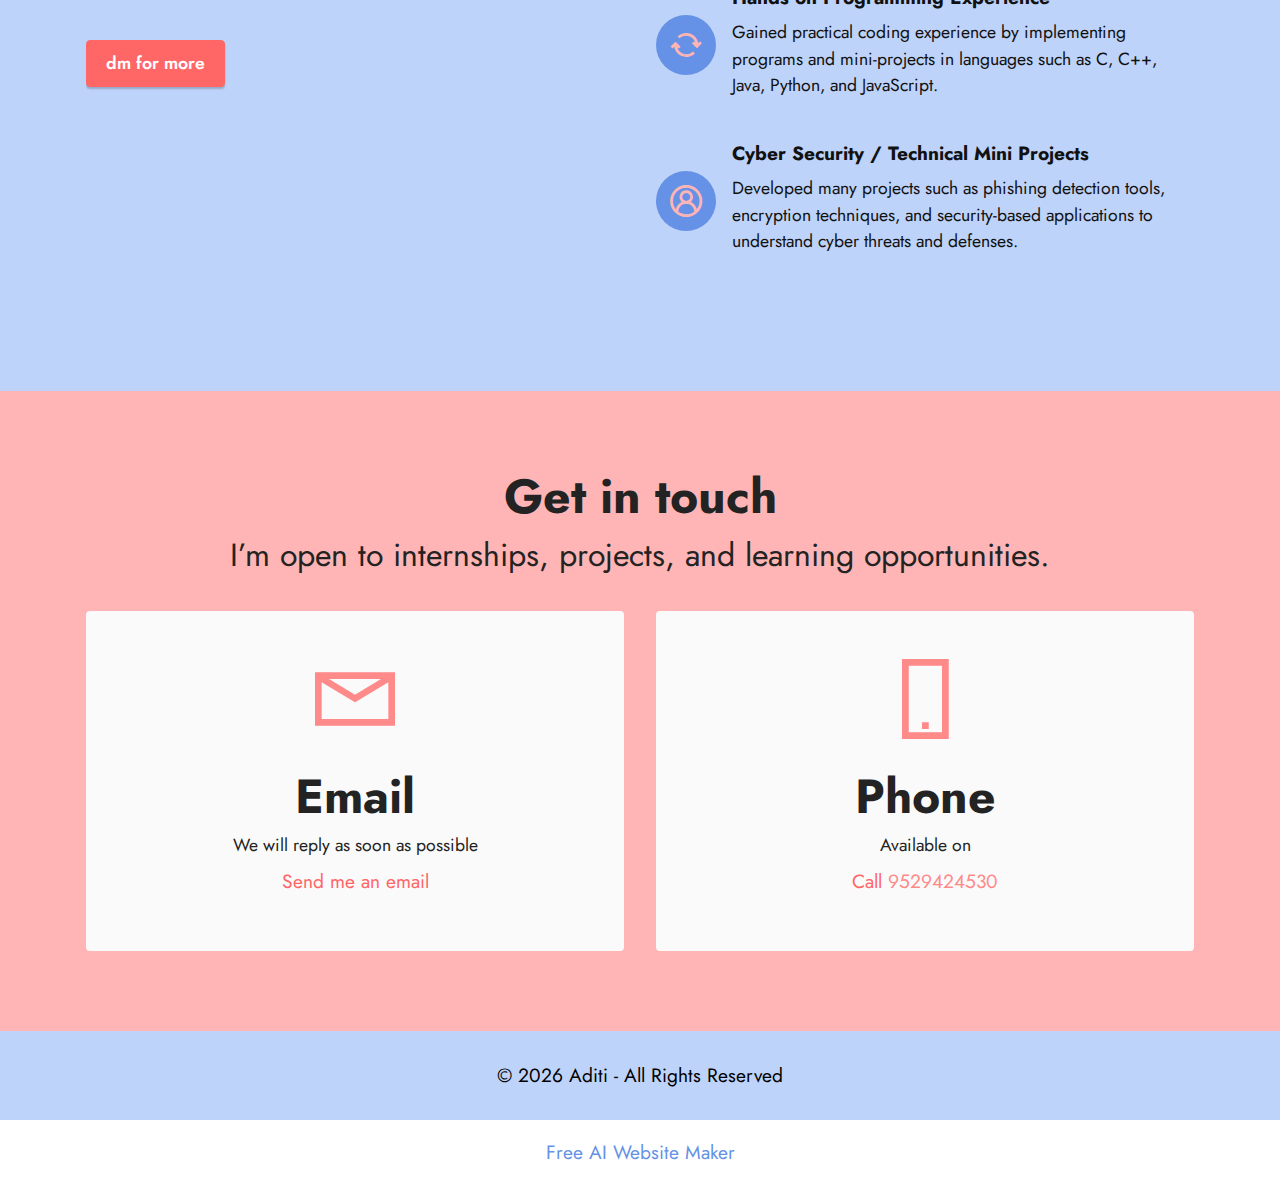
<file: aditi jhinjar/index.html>
<!DOCTYPE html>
<html  >
<head>
  <!-- Site made with Mobirise Website Builder v6.1.12, https://mobirise.com -->
  <meta charset="UTF-8">
  <meta http-equiv="X-UA-Compatible" content="IE=edge">
  <meta name="generator" content="Mobirise v6.1.12, mobirise.com">
  <meta name="viewport" content="width=device-width, initial-scale=1, minimum-scale=1">
  <link rel="shortcut icon" href="assets/images/ai-96x96.png" type="image/x-icon">
  <meta name="description" content="">
  
  
  <title>Home</title>
  <link rel="stylesheet" href="assets/web/assets/mobirise-icons2/mobirise2.css">
  <link rel="stylesheet" href="assets/bootstrap/css/bootstrap.min.css">
  <link rel="stylesheet" href="assets/dropdown/css/style.css">
  <link rel="stylesheet" href="assets/socicon/css/styles.css">
  <link rel="stylesheet" href="assets/theme/css/style.css">
  <link rel="preload" href="https://fonts.googleapis.com/css?family=Jost:100,200,300,400,500,600,700,800,900,100i,200i,300i,400i,500i,600i,700i,800i,900i&display=swap" as="style" onload="this.onload=null;this.rel='stylesheet'">
  <noscript><link rel="stylesheet" href="https://fonts.googleapis.com/css?family=Jost:100,200,300,400,500,600,700,800,900,100i,200i,300i,400i,500i,600i,700i,800i,900i&display=swap"></noscript>
  <link rel="preload" as="style" href="assets/mobirise/css/mbr-additional.css?v=9wRfzA"><link rel="stylesheet" href="assets/mobirise/css/mbr-additional.css?v=9wRfzA" type="text/css">

  
  
  
</head>
<body>
  
  <section data-bs-version="5.1" class="menu menu2 cid-v8Dr5MTE8c" once="menu" id="menu2-j">
    
    <nav class="navbar navbar-dropdown navbar-fixed-top navbar-expand-lg">
        <div class="container">
            <div class="navbar-brand">
                <span class="navbar-logo">
                    <a href="https://mobiri.se">
                        <img src="assets/images/ai-96x96.png" alt="Mobirise Website Builder" style="height: 3rem;">
                    </a>
                </span>
                <span class="navbar-caption-wrap"><a class="navbar-caption text-black display-7" href="https://mobiri.se">Aditi Jhinjar</a></span>
            </div>
            <button class="navbar-toggler" type="button" data-toggle="collapse" data-bs-toggle="collapse" data-target="#navbarSupportedContent" data-bs-target="#navbarSupportedContent" aria-controls="navbarNavAltMarkup" aria-expanded="false" aria-label="Toggle navigation">
                <div class="hamburger">
                    <span></span>
                    <span></span>
                    <span></span>
                    <span></span>
                </div>
            </button>
            <div class="collapse navbar-collapse" id="navbarSupportedContent">
                <ul class="navbar-nav nav-dropdown" data-app-modern-menu="true"><li class="nav-item"><a class="nav-link link text-secondary display-4" href="https://mobiri.se">Interests</a></li>
                    <li class="nav-item"><a class="nav-link link text-secondary display-4" href="https://mobiri.se">Projects</a></li>
                    <li class="nav-item"><a class="nav-link link text-secondary display-4" href="https://mobiri.se">Certificates</a>
                    </li></ul>
                <div class="icons-menu">
                    <a class="iconfont-wrapper" href="https://mobiri.se" target="_blank">
                        <span class="p-2 mbr-iconfont socicon-facebook socicon"></span>
                    </a>
                    <a class="iconfont-wrapper" href="https://mobiri.se" target="_blank">
                        <span class="p-2 mbr-iconfont socicon-whatsapp socicon"></span>
                    </a>
                    <a class="iconfont-wrapper" href="https://mobiri.se" target="_blank">
                        <span class="p-2 mbr-iconfont socicon-instagram socicon"></span>
                    </a>
                    
                </div>
                <div class="navbar-buttons mbr-section-btn"><a class="btn btn-secondary display-4" href="https://mobiri.se">
                        Download Now</a></div>
            </div>
        </div>
    </nav>
</section>

<section data-bs-version="5.1" class="header17 cid-v8DsAMY9Cr mbr-fullscreen" id="header17-k">

    

    

    <div class="align-center container">
        <div class="row justify-content-md-center">
            <div class="col-md-10">
                <h1 class="mbr-section-title mb-3 mbr-fonts-style display-1"><strong>Aditi Jhinjar</strong></h1>
                <p class="mbr-text mb-3 mbr-fonts-style display-5">Third - Year Computer Science &amp; Engineering Student<br>Aspiring Software Engineer</p>
                <div class="mbr-media mb-3 show-modal" data-modal=".modalWindow">
                    <div class="icon-wrapper">
                        <span class="mbr-iconfont mobi-mbri-download-2 mobi-mbri" style="color: rgb(255, 138, 138); fill: rgb(255, 138, 138);"></span>
                    </div>
                </div>
                <p class="icon-description mb-3 mbr-fonts-style display-7">Showcasing My Journey in Software Devlopment</p>
            </div>
        </div>
    </div>
    <div>
        <div class="modalWindow" style="display: none;">
            <div class="modalWindow-container">
                <div class="modalWindow-video-container">
                    <div class="modalWindow-video">
                        <iframe width="100%" height="100%" frameborder="0" allowfullscreen="1" data-src="https://www.youtube.com/watch?v=-BSQlJxCDcI"></iframe>
                    </div>
                    <a class="close" role="button" data-dismiss="modal" data-bs-dismiss="modal">
                        <span aria-hidden="true" class="mbr-iconfont mobi-mbri-close mobi-mbri closeModal"></span>
                        <span class="sr-only visually-hidden">Close</span>
                    </a>
                </div>
            </div>
        </div>
    </div>
</section>

<section data-bs-version="5.1" class="features4 cid-v8Du6gGnuN" id="features4-n">
    
    <div class="mbr-overlay"></div>
    <div class="container">
        <div class="mbr-section-head">
            <h4 class="mbr-section-title mbr-fonts-style align-center mb-0 display-2"><strong>Projects I Make</strong></h4>
            <h5 class="mbr-section-subtitle mbr-fonts-style align-center mb-0 mt-2 display-7">following are the projects i make</h5>
        </div>
        <div class="row mt-4">
            <div class="item features-image col-12 col-md-6 col-lg-4">
                <div class="item-wrapper">
                    <div class="item-img">
                        <img src="assets/images/public-key-512x512.png" alt="Mobirise Website Builder" title="">
                    </div>
                    <div class="item-content">
                        <h5 class="item-title mbr-fonts-style display-7"><strong>Password Strength Checker</strong></h5>
                        <h6 class="item-subtitle mbr-fonts-style mt-1 display-7">Website Design</h6>
                        <p class="mbr-text mbr-fonts-style mt-3 display-7">Checks password strength in real time by analyzing length, complexity, and character variety to help users create secure and reliable passwords.</p>
                    </div>
                    <div class="mbr-section-btn item-footer mt-2"><a href="" class="btn item-btn btn-secondary display-7" target="_blank">Learn More &gt;</a></div>
                </div>
            </div>
            <div class="item features-image col-12 col-md-6 col-lg-4">
                <div class="item-wrapper">
                    <div class="item-img">
                        <img src="assets/images/shield-512x512.png" alt="Mobirise Website Builder" title="">
                    </div>
                    <div class="item-content">
                        <h5 class="item-title mbr-fonts-style display-7"><strong>Physhing Detection Tool</strong></h5>
                        <h6 class="item-subtitle mbr-fonts-style mt-1 display-7">
                            HTML/CSS Coding</h6>
                        <p class="mbr-text mbr-fonts-style mt-3 display-7">dentifies suspicious links and messages by analyzing patterns and indicators commonly used in phishing attacks, helping users avoid online fraud.</p>
                    </div>
                    <div class="mbr-section-btn item-footer mt-2"><a href="" class="btn item-btn btn-secondary display-7" target="_blank">Learn More &gt;</a></div>
                </div>
            </div>
            <div class="item features-image col-12 col-md-6 col-lg-4">
                <div class="item-wrapper">
                    <div class="item-img">
                        <img src="assets/images/server-security-512x512.png" alt="Mobirise Website Builder" title="">
                    </div>
                    <div class="item-content">
                        <h5 class="item-title mbr-fonts-style display-7"><strong>Caeser Cipher &amp; Encryption toolkit</strong></h5>
                        <h6 class="item-subtitle mbr-fonts-style mt-1 display-7">Creating Your Brand</h6>
                        <p class="mbr-text mbr-fonts-style mt-3 display-7">encrypts and decrypts sensitive data using secure cipher techniques to protect information during storage and communication.</p>
                    </div>
                    <div class="mbr-section-btn item-footer mt-2"><a href="" class="btn item-btn btn-secondary display-7" target="_blank">Learn More &gt;</a></div>
                </div>
            </div>

        </div>
    </div>
</section>

<section data-bs-version="5.1" class="features16 cid-v8DA4Wi0Jp" id="features16-p">

    

    
    
    <div class="container">
        <div class="content-wrapper">
            <div class="row align-items-center">
                <div class="col-12 col-lg">
                    <div class="text-wrapper">
                        <h6 class="card-title mbr-fonts-style display-2"><strong>About Me</strong></h6>
                        <p class="mbr-text mbr-fonts-style mb-4 display-4">I'am Aditi Jhinjar, a third-year computer science and engineering student passionate about technology, problem-solving, and learning emerging technologies. I enjoy exploring new concepts, improving my skills, and applying them to real-world challenges.</p>
                        <div class="mbr-section-btn mt-3"><a class="btn btn-secondary display-4" href="https://mobiri.se">Contact me</a></div>
                    </div>
                </div>
                <div class="col-12 col-lg-6">
                    <div class="image-wrapper">
                        <img src="assets/images/whatsapp20image202026-01-1820at201.03.3520pm-1160x1555.jpeg" alt="Mobirise Website Builder">
                    </div>
                </div>
            </div>
        </div>
    </div>
</section>

<section data-bs-version="5.1" class="features3 cid-v8DG98xwbq" id="features3-q">
    
    
    <div class="container">
        <div class="mbr-section-head">
            <h4 class="mbr-section-title mbr-fonts-style align-center mb-0 display-2"><strong>Interests</strong></h4>
            <h5 class="mbr-section-subtitle mbr-fonts-style align-center mb-0 mt-2 display-7">Interested in cybersecurity, ethical hacking, and data protection, with a strong focus on building secure digital systems.</h5>
        </div>
        <div class="row mt-4">
            <div class="item features-image col-12 col-md-6 col-lg-4 active">
                <div class="item-wrapper">
                    <div class="item-img">
                        <img src="assets/images/2283-whatiscybersecurity.jpgl-700x431.jpg" alt="Mobirise Website Builder" data-slide-to="0" data-bs-slide-to="0">
                    </div>
                    <div class="item-content">
                        <h5 class="item-title mbr-fonts-style display-7"><strong>Cyber Security</strong></h5>
                        
                        <p class="mbr-text mbr-fonts-style mt-3 display-7">Focuses on protecting systems, networks, and data from cyber threats by identifying vulnerabilities and applying secure practices.</p>
                    </div>
                    <div class="mbr-section-btn item-footer mt-2"><a href="" class="btn item-btn btn-secondary display-7" target="_blank">Read More
                            &gt;</a></div>
                </div>
            </div><div class="item features-image col-12 col-md-6 col-lg-4">
                <div class="item-wrapper">
                    <div class="item-img">
                        <img src="assets/images/images-9-299x168.jpg" alt="Mobirise Website Builder" data-slide-to="1" data-bs-slide-to="1">
                    </div>
                    <div class="item-content">
                        <h5 class="item-title mbr-fonts-style display-7"><strong>Ethical Hacking</strong></h5>
                        
                        <p class="mbr-text mbr-fonts-style mt-3 display-7">Involves legally testing systems for security weaknesses to prevent attacks and improve overall system safety.</p>
                    </div>
                    <div class="mbr-section-btn item-footer mt-2"><a href="" class="btn item-btn btn-secondary display-7" target="_blank">Read More
                            &gt;</a></div>
                </div>
            </div>
            
            <div class="item features-image col-12 col-md-6 col-lg-4">
                <div class="item-wrapper">
                    <div class="item-img">
                        <img src="assets/images/data-protection-816x544.jpg" alt="Mobirise Website Builder" data-slide-to="2" data-bs-slide-to="2">
                    </div>
                    <div class="item-content">
                        <h5 class="item-title mbr-fonts-style display-7"><strong>Data Protection</strong></h5>
                        
                        <p class="mbr-text mbr-fonts-style mt-3 display-7">Ensures sensitive information is secured through encryption, access control, and safe data handling practices.</p>
                    </div>
                    <div class="mbr-section-btn item-footer mt-2"><a href="" class="btn item-btn btn-secondary display-7" target="_blank">Read More
                            &gt;</a></div>
                </div>
            </div>
        </div>
    </div>
</section>

<section data-bs-version="5.1" class="gallery4 mbr-gallery cid-v8DHodktqF" id="gallery4-r">
    

    
    

    <div class="container">
        <div class="mbr-section-head">
            <h3 class="mbr-section-title mbr-fonts-style align-center m-0 display-2"><strong>Certificates</strong></h3>
            <h4 class="mbr-section-subtitle mbr-fonts-style align-center mb-0 mt-2 display-7">Earned certificates showcasing my skills and practical knowledge</h4>
        </div>
        <div class="row mbr-gallery mt-4">
            
            <div class="col-12 col-md-6 col-lg-6 item gallery-image active">
                <div class="item-wrapper" data-toggle="modal" data-bs-toggle="modal" data-target="#v8LEziObMc-modal" data-bs-target="#v8LEziObMc-modal">
                    <img class="w-100" src="assets/images/whatsapp20image202026-01-1120at209.42.3220pm-1162x1600.jpg" alt="Mobirise Website Builder" data-slide-to="0" data-bs-slide-to="0" data-target="#lb-v8LEziObMc" data-bs-target="#lb-v8LEziObMc">
                    <div class="icon-wrapper">
                        <span class="mobi-mbri mobi-mbri-search mbr-iconfont mbr-iconfont-btn"></span>
                    </div>
                </div>
                
            </div><div class="col-12 col-md-6 col-lg-6 item gallery-image">
                <div class="item-wrapper" data-toggle="modal" data-bs-toggle="modal" data-target="#v8LEziObMc-modal" data-bs-target="#v8LEziObMc-modal">
                    <img class="w-100" src="assets/images/whatsapp20image202026-01-1120at209.42.3220pm-1162x1600.jpg" alt="Mobirise Website Builder" data-slide-to="1" data-bs-slide-to="1" data-target="#lb-v8LEziObMc" data-bs-target="#lb-v8LEziObMc">
                    <div class="icon-wrapper">
                        <span class="mobi-mbri mobi-mbri-search mbr-iconfont mbr-iconfont-btn"></span>
                    </div>
                </div>
                
            </div>
            
            
        </div>

        <div class="modal mbr-slider" tabindex="-1" role="dialog" aria-hidden="true" id="v8LEziObMc-modal">
            <div class="modal-dialog" role="document">
                <div class="modal-content">
                    <div class="modal-body">
                        <div class="carousel slide" id="lb-v8LEziObMc" data-interval="5000" data-bs-interval="5000">
                            <div class="carousel-inner">
                                
                                <div class="carousel-item active">
                                    <img class="d-block w-100" src="assets/images/whatsapp20image202026-01-1120at209.42.3220pm-1162x1600.jpg" alt="Mobirise Website Builder">
                                </div><div class="carousel-item">
                                    <img class="d-block w-100" src="assets/images/whatsapp20image202026-01-1120at209.42.3220pm-1162x1600.jpg" alt="Mobirise Website Builder">
                                </div>
                                
                                
                            </div>
                            <ol class="carousel-indicators">
                                <li data-slide-to="0" data-bs-slide-to="0" class="active" data-target="#lb-v8LEziObMc" data-bs-target="#lb-v8LEziObMc"></li>
                                <li data-slide-to="1" data-bs-slide-to="1" data-target="#lb-v8LEziObMc" data-bs-target="#lb-v8LEziObMc"></li>
                                
                                
                            </ol>
                            <a role="button" href="" class="close" data-dismiss="modal" data-bs-dismiss="modal" aria-label="Close">
                            </a>
                            <a class="carousel-control-prev carousel-control" role="button" data-slide="prev" data-bs-slide="prev" href="#lb-v8LEziObMc">
                                <span class="mobi-mbri mobi-mbri-arrow-prev" aria-hidden="true"></span>
                                <span class="sr-only visually-hidden">Previous</span>
                            </a>
                            <a class="carousel-control-next carousel-control" role="button" data-slide="next" data-bs-slide="next" href="#lb-v8LEziObMc">
                                <span class="mobi-mbri mobi-mbri-arrow-next" aria-hidden="true"></span>
                                <span class="sr-only visually-hidden">Next</span>
                            </a>
                        </div>
                    </div>
                </div>
            </div>
        </div>
    </div>
</section>

<section data-bs-version="5.1" class="form5 cid-v8DJ6yaNCW" id="form5-s">
    
    
    <div class="container">
        <div class="mbr-section-head">
            <h3 class="mbr-section-title mbr-fonts-style align-center mb-0 display-2"><strong>Send me a message</strong></h3>
            
        </div>
        <div class="row justify-content-center mt-4">
            <div class="col-lg-8 mx-auto mbr-form" data-form-type="formoid">
                <form action="https://mobirise.eu/" method="POST" class="mbr-form form-with-styler" data-form-title="Form Name"><input type="hidden" name="email" data-form-email="true" value="hfuFky0Nxp+ZS2JkFvk1iMJHq3NC3PT04NWNX/gKEhFLS1Tp16n0pg4PSfbPVqIJhqtmxSEs204xQqL015F3rwkL1PvT6HuMV7GX/1JZgOreKmEh6CnnSg/oddbX/7sJ">
                    <div class="row">
                        <div hidden="hidden" data-form-alert="" class="alert alert-success col-12">Thanks for filling out the form!</div>
                        <div hidden="hidden" data-form-alert-danger="" class="alert alert-danger col-12">
                            Oops...! some problem!
                        </div>
                    </div>
                    <div class="dragArea row">
                        <div class="col-md col-sm-12 form-group mb-3" data-for="name">
                            <input type="text" name="name" placeholder="Name" data-form-field="name" class="form-control" value="" id="name-form5-s">
                        </div>
                        <div class="col-md col-sm-12 form-group mb-3" data-for="email">
                            <input type="email" name="email" placeholder="E-mail" data-form-field="email" class="form-control" value="" id="email-form5-s">
                        </div>
                        <div class="col-12 form-group mb-3" data-for="url">
                            <input type="url" name="url" placeholder="phone" data-form-field="url" class="form-control" value="" id="url-form5-s">
                        </div>
                        <div class="col-12 form-group mb-3" data-for="textarea">
                            <textarea name="textarea" placeholder="Message" data-form-field="textarea" class="form-control" id="textarea-form5-s"></textarea>
                        </div>
                        <div class="col-lg-12 col-md-12 col-sm-12 align-center mbr-section-btn"><button type="submit" class="btn btn-secondary display-4">Send message</button></div>
                    </div>
                </form>
            </div>
        </div>
    </div>
</section>

<section data-bs-version="5.1" class="contacts2 cid-v8DJVcRy1R" id="contacts2-t">
    <!---->
    

    
    
    <div class="container">
        <div class="mbr-section-head">
            <h3 class="mbr-section-title mbr-fonts-style align-center mb-0 display-2">
                <strong>Contacts</strong>
            </h3>
            
        </div>
        <div class="row justify-content-center mt-4">
            <div class="card col-12 col-md-6">
                <div class="card-wrapper">
                    <div class="image-wrapper">
                        <span class="mbr-iconfont mobi-mbri-phone mobi-mbri" style="color: rgb(255, 138, 138); fill: rgb(255, 138, 138);"></span>
                    </div>
                    <div class="text-wrapper">
                        <h6 class="card-title mbr-fonts-style mb-1 display-5">
                            <strong>Phone</strong>
                        </h6>
                        <p class="mbr-text mbr-fonts-style display-7">9529424530</p>
                    </div>
                </div>
            </div>
            <div class="card col-12 col-md-6">
                <div class="card-wrapper">
                    <div class="image-wrapper">
                        <span class="mbr-iconfont mobi-mbri-letter mobi-mbri" style="color: rgb(255, 138, 138); fill: rgb(255, 138, 138);"></span>
                    </div>
                    <div class="text-wrapper">
                        <h6 class="card-title mbr-fonts-style mb-1 display-5">
                            <strong>Email</strong>
                        </h6>
                        <p class="mbr-text mbr-fonts-style display-7">aditijhinjar@gmail.com</p>
                    </div>
                </div>
            </div>
            <div class="card col-12 col-md-6">
                <div class="card-wrapper">
                    <div class="image-wrapper">
                        <span class="mbr-iconfont socicon-linkedin socicon" style="color: rgb(255, 138, 138); fill: rgb(255, 138, 138);"></span>
                    </div>
                    <div class="text-wrapper">
                        <h6 class="card-title mbr-fonts-style mb-1 display-5"><strong>Linkedin</strong></h6>
                        <p class="mbr-text mbr-fonts-style display-7">LinkedIn: linkedin.com/in/aditijhinjar<br></p>
                    </div>
                </div>
            </div>
            <div class="card col-12 col-md-6">
                <div class="card-wrapper">
                    <div class="image-wrapper">
                        <span class="mbr-iconfont socicon-instagram socicon" style="color: rgb(255, 138, 138); fill: rgb(255, 138, 138);"></span>
                    </div>
                    <div class="text-wrapper">
                        <h6 class="card-title mbr-fonts-style mb-1 display-5"><strong>Instagram</strong></h6>
                        <p class="mbr-text mbr-fonts-style display-7">@aditi.jhinjar</p>
                    </div>
                </div>
            </div>
        </div>
    </div>
</section>

<section data-bs-version="5.1" class="features13 cid-v8DKtbQc11" id="features13-u">

    

    
    
    <div class="container">
        <div class="row justify-content-center">
            <div class="col-12 col-lg-6">
                <div class="card-wrapper">
                    <div class="card-box align-left">
                        <h4 class="card-title mbr-fonts-style mb-4 display-2"><strong>Achivements</strong></h4>
                        <p class="mbr-text mbr-fonts-style mb-4 display-7">These achievements reflect my continuous learning, practical exposure, and dedication towards building strong technical and problem-solving skills as a computer science student.</p>
                        <div class="mbr-section-btn"><a class="btn btn-secondary display-4" href="https://mobiri.se">dm for more</a></div>
                    </div>
                </div>
            </div>
            <div class="col-12 col-lg-6">
                <div class="item features-without-image">
                    <div class="item-wrapper mbr-flex">
                        <div class="icon-box">
                            <span class="mbr-iconfont mobi-mbri-globe-2 mobi-mbri" style="color: rgb(255, 181, 181); fill: rgb(255, 181, 181);"></span>
                        </div>
                        <div class="text-box">
                            <h4 class="icon-title mbr-black mbr-fonts-style display-7"><strong>Web Development Portfolio</strong></h4>
                            <h5 class="icon-text mbr-black mbr-fonts-style display-4">Created a fully responsive personal portfolio website using HTML, CSS, JavaScript, and Mobirise to showcase skills, projects, and achievements.</h5>
                        </div>
                    </div>
                </div>
                <div class="item features-without-image">
                    <div class="item-wrapper mbr-flex">
                        <div class="icon-box">
                            <span class="mbr-iconfont mobi-mbri-update mobi-mbri" style="color: rgb(255, 181, 181); fill: rgb(255, 181, 181);"></span>
                        </div>
                        <div class="text-box">
                            <h4 class="icon-title mbr-black mbr-fonts-style display-7"><strong>Hands on Programming Experience</strong></h4>
                            <h5 class="icon-text mbr-black mbr-fonts-style display-4">Gained practical coding experience by implementing programs and mini-projects in languages such as C, C++, Java, Python, and JavaScript.</h5>
                        </div>
                    </div>
                </div>
                <div class="item features-without-image">
                    <div class="item-wrapper mbr-flex">
                        <div class="icon-box">
                            <span class="mbr-iconfont mobi-mbri-user-2 mobi-mbri" style="color: rgb(255, 181, 181); fill: rgb(255, 181, 181);"></span>
                        </div>
                        <div class="text-box">
                            <h4 class="icon-title mbr-black mbr-fonts-style display-7"><strong>Cyber Security / Technical Mini Projects</strong></h4>
                            <h5 class="icon-text mbr-black mbr-fonts-style display-4">Developed many projects such as phishing detection tools, encryption techniques, and security-based applications to understand cyber threats and defenses.</h5>
                        </div>
                    </div>
                </div>
            </div>
        </div>
    </div>
</section>

<section data-bs-version="5.1" class="contacts1 cid-v8DNlNwHsj" id="contacts1-v">

    

    
    
    <div class="container">
        <div class="mbr-section-head">
            <h3 class="mbr-section-title mbr-fonts-style align-center mb-0 display-2"><strong>Get in touch</strong></h3>
            <h4 class="mbr-section-subtitle mbr-fonts-style align-center mb-0 mt-2 display-5">I’m open to internships, projects, and learning opportunities.</h4>
        </div>
        <div class="row justify-content-center mt-4">
            <div class="card col-12 col-lg-6">
                <div class="card-wrapper">
                    <div class="card-box align-center">
                        <div class="image-wrapper">
                            <span class="mbr-iconfont mobi-mbri-letter mobi-mbri" style="color: rgb(255, 138, 138); fill: rgb(255, 138, 138);"></span>
                        </div>
                        <h4 class="card-title mbr-fonts-style mb-2 display-2">
                            <strong>Email</strong>
                        </h4>
                        <p class="mbr-text mbr-fonts-style mb-2 display-4">
                            We will reply as soon as possible</p>
                        <h5 class="link mbr-fonts-style display-7"><a href="mailto:info@site.com" class="text-secondary">Send me an
                                email</a>
                        </h5>
                    </div>
                </div>
            </div>
            <div class="card col-12 col-lg-6">
                <div class="card-wrapper">
                    <div class="card-box align-center">
                        <div class="image-wrapper">
                            <span class="mbr-iconfont mobi-mbri-mobile-2 mobi-mbri" style="color: rgb(255, 138, 138); fill: rgb(255, 138, 138);"></span>
                        </div>
                        <h4 class="card-title mbr-fonts-style align-center mb-2 display-2">
                            <strong>Phone</strong>
                        </h4>
                        <p class="mbr-text mbr-fonts-style mb-2 display-4">Available on</p>
                        <h5 class="link mbr-black mbr-fonts-style display-7">
                            <a href="tel:+12345678910" class="text-secondary">Call&nbsp;</a>9529424530</h5>
                    </div>
                </div>
            </div>
        </div>
    </div>
</section>

<section data-bs-version="5.1" class="footer7 cid-v8DNWbpIP3" once="footers" id="footer7-x">

    

    

    <div class="container">
        <div class="media-container-row align-center mbr-white">
            <div class="col-12">
                <p class="mbr-text mb-0 mbr-fonts-style display-7">
                    © 2026 Aditi - All Rights Reserved
                </p>
            </div>
        </div>
    </div>
</section><section class="display-7" style="padding: 0;align-items: center;justify-content: center;flex-wrap: wrap;    align-content: center;display: flex;position: relative;height: 4rem;"><a href="https://mobiri.se/4398779" style="flex: 1 1;height: 4rem;position: absolute;width: 100%;z-index: 1;"><img alt="" style="height: 4rem;" src="[data-uri]"></a><p style="margin: 0;text-align: center;" class="display-7">&#8204;</p><a style="z-index:1" href="https://mobirise.com/builder/ai-website-maker.html">Free AI Website Maker</a></section><script src="assets/bootstrap/js/bootstrap.bundle.min.js"></script>  <script src="assets/smoothscroll/smooth-scroll.js"></script>  <script src="assets/ytplayer/index.js"></script>  <script src="assets/dropdown/js/navbar-dropdown.js"></script>  <script src="assets/playervimeo/vimeo_player.js"></script>  <script src="assets/theme/js/script.js"></script>  <script src="assets/formoid/formoid.min.js"></script>  
  
  
</body>
</html>
</file>
<file: assets/web/assets/mobirise-icons2/mobirise2.css>
@font-face {
  font-family: 'Moririse2';
  font-display: swap;
  src:  url('mobirise2.eot?f2bix4');
  src:  url('mobirise2.eot?f2bix4#iefix') format('embedded-opentype'),
    url('mobirise2.woff2?f2bix4') format('woff2'),
    url('mobirise2.woff?f2bix4') format('woff'),
    url('mobirise2.ttf?f2bix4') format('truetype'),
    url('mobirise2.svg?f2bix4#mobirise2') format('svg');
  font-weight: normal;
  font-style: normal;
}

[class^="mobi-"], [class*=" mobi-"] {
  /* use !important to prevent issues with browser extensions that change fonts */
  font-family: 'Moririse2' !important;
  speak: none;
  font-style: normal;
  font-weight: normal;
  font-variant: normal;
  text-transform: none;
  line-height: 1;

  /* Better Font Rendering =========== */
  -webkit-font-smoothing: antialiased;
  -moz-osx-font-smoothing: grayscale;
}

.mobi-mbri-add-submenu:before {
  content: "\e900";
}
.mobi-mbri-alert:before {
  content: "\e901";
}
.mobi-mbri-align-center:before {
  content: "\e902";
}
.mobi-mbri-align-justify:before {
  content: "\e903";
}
.mobi-mbri-align-left:before {
  content: "\e904";
}
.mobi-mbri-align-right:before {
  content: "\e905";
}
.mobi-mbri-android:before {
  content: "\e906";
}
.mobi-mbri-apple:before {
  content: "\e907";
}
.mobi-mbri-arrow-down:before {
  content: "\e908";
}
.mobi-mbri-arrow-next:before {
  content: "\e909";
}
.mobi-mbri-arrow-prev:before {
  content: "\e90a";
}
.mobi-mbri-arrow-up:before {
  content: "\e90b";
}
.mobi-mbri-bold:before {
  content: "\e90c";
}
.mobi-mbri-bookmark:before {
  content: "\e90d";
}
.mobi-mbri-bootstrap:before {
  content: "\e90e";
}
.mobi-mbri-briefcase:before {
  content: "\e90f";
}
.mobi-mbri-browse:before {
  content: "\e910";
}
.mobi-mbri-bulleted-list:before {
  content: "\e911";
}
.mobi-mbri-calendar:before {
  content: "\e912";
}
.mobi-mbri-camera:before {
  content: "\e913";
}
.mobi-mbri-cart-add:before {
  content: "\e914";
}
.mobi-mbri-cart-full:before {
  content: "\e915";
}
.mobi-mbri-cash:before {
  content: "\e916";
}
.mobi-mbri-change-style:before {
  content: "\e917";
}
.mobi-mbri-chat:before {
  content: "\e918";
}
.mobi-mbri-clock:before {
  content: "\e919";
}
.mobi-mbri-close:before {
  content: "\e91a";
}
.mobi-mbri-cloud:before {
  content: "\e91b";
}
.mobi-mbri-code:before {
  content: "\e91c";
}
.mobi-mbri-contact-form:before {
  content: "\e91d";
}
.mobi-mbri-credit-card:before {
  content: "\e91e";
}
.mobi-mbri-cursor-click:before {
  content: "\e91f";
}
.mobi-mbri-cust-feedback:before {
  content: "\e920";
}
.mobi-mbri-database:before {
  content: "\e921";
}
.mobi-mbri-delivery:before {
  content: "\e922";
}
.mobi-mbri-desktop:before {
  content: "\e923";
}
.mobi-mbri-devices:before {
  content: "\e924";
}
.mobi-mbri-down:before {
  content: "\e925";
}
.mobi-mbri-download-2:before {
  content: "\e926";
}
.mobi-mbri-download:before {
  content: "\e927";
}
.mobi-mbri-drag-n-drop-2:before {
  content: "\e928";
}
.mobi-mbri-drag-n-drop:before {
  content: "\e929";
}
.mobi-mbri-edit-2:before {
  content: "\e92a";
}
.mobi-mbri-edit:before {
  content: "\e92b";
}
.mobi-mbri-error:before {
  content: "\e92c";
}
.mobi-mbri-extension:before {
  content: "\e92d";
}
.mobi-mbri-features:before {
  content: "\e92e";
}
.mobi-mbri-file:before {
  content: "\e92f";
}
.mobi-mbri-flag:before {
  content: "\e930";
}
.mobi-mbri-folder:before {
  content: "\e931";
}
.mobi-mbri-gift:before {
  content: "\e932";
}
.mobi-mbri-github:before {
  content: "\e933";
}
.mobi-mbri-globe-2:before {
  content: "\e934";
}
.mobi-mbri-globe:before {
  content: "\e935";
}
.mobi-mbri-growing-chart:before {
  content: "\e936";
}
.mobi-mbri-hearth:before {
  content: "\e937";
}
.mobi-mbri-help:before {
  content: "\e938";
}
.mobi-mbri-home:before {
  content: "\e939";
}
.mobi-mbri-hot-cup:before {
  content: "\e93a";
}
.mobi-mbri-idea:before {
  content: "\e93b";
}
.mobi-mbri-image-gallery:before {
  content: "\e93c";
}
.mobi-mbri-image-slider:before {
  content: "\e93d";
}
.mobi-mbri-info:before {
  content: "\e93e";
}
.mobi-mbri-italic:before {
  content: "\e93f";
}
.mobi-mbri-key:before {
  content: "\e940";
}
.mobi-mbri-laptop:before {
  content: "\e941";
}
.mobi-mbri-layers:before {
  content: "\e942";
}
.mobi-mbri-left-right:before {
  content: "\e943";
}
.mobi-mbri-left:before {
  content: "\e944";
}
.mobi-mbri-letter:before {
  content: "\e945";
}
.mobi-mbri-like:before {
  content: "\e946";
}
.mobi-mbri-link:before {
  content: "\e947";
}
.mobi-mbri-lock:before {
  content: "\e948";
}
.mobi-mbri-login:before {
  content: "\e949";
}
.mobi-mbri-logout:before {
  content: "\e94a";
}
.mobi-mbri-magic-stick:before {
  content: "\e94b";
}
.mobi-mbri-map-pin:before {
  content: "\e94c";
}
.mobi-mbri-menu:before {
  content: "\e94d";
}
.mobi-mbri-mobile-2:before {
  content: "\e94e";
}
.mobi-mbri-mobile-horizontal:before {
  content: "\e94f";
}
.mobi-mbri-mobile:before {
  content: "\e950";
}
.mobi-mbri-mobirise:before {
  content: "\e951";
}
.mobi-mbri-more-horizontal:before {
  content: "\e952";
}
.mobi-mbri-more-vertical:before {
  content: "\e953";
}
.mobi-mbri-music:before {
  content: "\e954";
}
.mobi-mbri-new-file:before {
  content: "\e955";
}
.mobi-mbri-numbered-list:before {
  content: "\e956";
}
.mobi-mbri-opened-folder:before {
  content: "\e957";
}
.mobi-mbri-pages:before {
  content: "\e958";
}
.mobi-mbri-paper-plane:before {
  content: "\e959";
}
.mobi-mbri-paperclip:before {
  content: "\e95a";
}
.mobi-mbri-phone:before {
  content: "\e95b";
}
.mobi-mbri-photo:before {
  content: "\e95c";
}
.mobi-mbri-photos:before {
  content: "\e95d";
}
.mobi-mbri-pin:before {
  content: "\e95e";
}
.mobi-mbri-play:before {
  content: "\e95f";
}
.mobi-mbri-plus:before {
  content: "\e960";
}
.mobi-mbri-preview:before {
  content: "\e961";
}
.mobi-mbri-print:before {
  content: "\e962";
}
.mobi-mbri-protect:before {
  content: "\e963";
}
.mobi-mbri-question:before {
  content: "\e964";
}
.mobi-mbri-quote-left:before {
  content: "\e965";
}
.mobi-mbri-quote-right:before {
  content: "\e966";
}
.mobi-mbri-redo:before {
  content: "\e967";
}
.mobi-mbri-refresh:before {
  content: "\e968";
}
.mobi-mbri-responsive-2:before {
  content: "\e969";
}
.mobi-mbri-responsive:before {
  content: "\e96a";
}
.mobi-mbri-right:before {
  content: "\e96b";
}
.mobi-mbri-rocket:before {
  content: "\e96c";
}
.mobi-mbri-sad-face:before {
  content: "\e96d";
}
.mobi-mbri-sale:before {
  content: "\e96e";
}
.mobi-mbri-save:before {
  content: "\e96f";
}
.mobi-mbri-search:before {
  content: "\e970";
}
.mobi-mbri-setting-2:before {
  content: "\e971";
}
.mobi-mbri-setting-3:before {
  content: "\e972";
}
.mobi-mbri-setting:before {
  content: "\e973";
}
.mobi-mbri-share:before {
  content: "\e974";
}
.mobi-mbri-shopping-bag:before {
  content: "\e975";
}
.mobi-mbri-shopping-basket:before {
  content: "\e976";
}
.mobi-mbri-shopping-cart:before {
  content: "\e977";
}
.mobi-mbri-sites:before {
  content: "\e978";
}
.mobi-mbri-smile-face:before {
  content: "\e979";
}
.mobi-mbri-speed:before {
  content: "\e97a";
}
.mobi-mbri-star:before {
  content: "\e97b";
}
.mobi-mbri-success:before {
  content: "\e97c";
}
.mobi-mbri-sun:before {
  content: "\e97d";
}
.mobi-mbri-sun2:before {
  content: "\e97e";
}
.mobi-mbri-tablet-vertical:before {
  content: "\e97f";
}
.mobi-mbri-tablet:before {
  content: "\e980";
}
.mobi-mbri-target:before {
  content: "\e981";
}
.mobi-mbri-timer:before {
  content: "\e982";
}
.mobi-mbri-to-ftp:before {
  content: "\e983";
}
.mobi-mbri-to-local-drive:before {
  content: "\e984";
}
.mobi-mbri-touch-swipe:before {
  content: "\e985";
}
.mobi-mbri-touch:before {
  content: "\e986";
}
.mobi-mbri-trash:before {
  content: "\e987";
}
.mobi-mbri-underline:before {
  content: "\e988";
}
.mobi-mbri-undo:before {
  content: "\e989";
}
.mobi-mbri-unlink:before {
  content: "\e98a";
}
.mobi-mbri-unlock:before {
  content: "\e98b";
}
.mobi-mbri-up-down:before {
  content: "\e98c";
}
.mobi-mbri-up:before {
  content: "\e98d";
}
.mobi-mbri-update:before {
  content: "\e98e";
}
.mobi-mbri-upload-2:before {
  content: "\e98f";
}
.mobi-mbri-upload:before {
  content: "\e990";
}
.mobi-mbri-user-2:before {
  content: "\e991";
}
.mobi-mbri-user:before {
  content: "\e992";
}
.mobi-mbri-users:before {
  content: "\e993";
}
.mobi-mbri-video-play:before {
  content: "\e994";
}
.mobi-mbri-video:before {
  content: "\e995";
}
.mobi-mbri-watch:before {
  content: "\e996";
}
.mobi-mbri-website-theme-2:before {
  content: "\e997";
}
.mobi-mbri-website-theme:before {
  content: "\e998";
}
.mobi-mbri-wifi:before {
  content: "\e999";
}
.mobi-mbri-windows:before {
  content: "\e99a";
}
.mobi-mbri-zoom-in:before {
  content: "\e99b";
}
.mobi-mbri-zoom-out:before {
  content: "\e99c";
}
</file>
<file: assets/dropdown/css/style.css>
.navbar-dropdown {
  left: 0;
  padding: 0;
  position: absolute;
  right: 0;
  top: 0;
  transition: all 0.45s ease;
  z-index: 1030;
  background: #282828; }
  .navbar-dropdown .navbar-logo {
    margin-right: 0.8rem;
    transition: margin 0.3s ease-in-out;
    vertical-align: middle; }
    .navbar-dropdown .navbar-logo img {
      height: 3.125rem;
      transition: all 0.3s ease-in-out; }
    .navbar-dropdown .navbar-logo.mbr-iconfont {
      font-size: 3.125rem;
      line-height: 3.125rem; }
  .navbar-dropdown .navbar-caption {
    font-weight: 700;
    white-space: normal;
    vertical-align: -4px;
    line-height: 3.125rem !important; }
    .navbar-dropdown .navbar-caption, .navbar-dropdown .navbar-caption:hover {
      color: inherit;
      text-decoration: none; }
  .navbar-dropdown .mbr-iconfont + .navbar-caption {
    vertical-align: -1px; }
  .navbar-dropdown.navbar-fixed-top {
    position: fixed; }
  .navbar-dropdown .navbar-brand span {
    vertical-align: -4px; }
  .navbar-dropdown.bg-color.transparent {
    background: none; }
  .navbar-dropdown.navbar-short .navbar-brand {
    padding: 0.625rem 0; }
    .navbar-dropdown.navbar-short .navbar-brand span {
      vertical-align: -1px; }
  .navbar-dropdown.navbar-short .navbar-caption {
    line-height: 2.375rem !important;
    vertical-align: -2px; }
  .navbar-dropdown.navbar-short .navbar-logo {
    margin-right: 0.5rem; }
    .navbar-dropdown.navbar-short .navbar-logo img {
      height: 2.375rem; }
    .navbar-dropdown.navbar-short .navbar-logo.mbr-iconfont {
      font-size: 2.375rem;
      line-height: 2.375rem; }
  .navbar-dropdown.navbar-short .mbr-table-cell {
    height: 3.625rem; }
  .navbar-dropdown .navbar-close {
    left: 0.6875rem;
    position: fixed;
    top: 0.75rem;
    z-index: 1000; }
  .navbar-dropdown .hamburger-icon {
    content: "";
    display: inline-block;
    vertical-align: middle;
    width: 16px;
    -webkit-box-shadow: 0 -6px 0 1px #282828,0 0 0 1px #282828,0 6px 0 1px #282828;
    -moz-box-shadow: 0 -6px 0 1px #282828,0 0 0 1px #282828,0 6px 0 1px #282828;
    box-shadow: 0 -6px 0 1px #282828,0 0 0 1px #282828,0 6px 0 1px #282828; }

.dropdown-menu .dropdown-toggle[data-toggle="dropdown-submenu"]::after {
  border-bottom: 0.35em solid transparent;
  border-left: 0.35em solid;
  border-right: 0;
  border-top: 0.35em solid transparent;
  margin-left: 0.3rem; }

.dropdown-menu .dropdown-item:focus {
  outline: 0; }

.nav-dropdown {
  font-size: 0.75rem;
  font-weight: 500;
  height: auto !important; }
  .nav-dropdown .nav-btn {
    padding-left: 1rem; }
  .nav-dropdown .link {
    margin: .667em 1.667em;
    font-weight: 500;
    padding: 0;
    transition: color .2s ease-in-out; }
    .nav-dropdown .link.dropdown-toggle {
      margin-right: 2.583em; }
      .nav-dropdown .link.dropdown-toggle::after {
        margin-left: .25rem;
        border-top: 0.35em solid;
        border-right: 0.35em solid transparent;
        border-left: 0.35em solid transparent;
        border-bottom: 0; }
      .nav-dropdown .link.dropdown-toggle[aria-expanded="true"] {
        margin: 0;
        padding: 0.667em 3.263em  0.667em 1.667em; }
  .nav-dropdown .link::after,
  .nav-dropdown .dropdown-item::after {
    color: inherit; }
  .nav-dropdown .btn {
    font-size: 0.75rem;
    font-weight: 700;
    letter-spacing: 0;
    margin-bottom: 0;
    padding-left: 1.25rem;
    padding-right: 1.25rem; }
  .nav-dropdown .dropdown-menu {
    border-radius: 0;
    border: 0;
    left: 0;
    margin: 0;
    padding-bottom: 1.25rem;
    padding-top: 1.25rem;
    position: relative; }
  .nav-dropdown .dropdown-submenu {
    margin-left: 0.125rem;
    top: 0; }
  .nav-dropdown .dropdown-item {
    font-weight: 500;
    line-height: 2;
    padding: 0.3846em 4.615em 0.3846em 1.5385em;
    position: relative;
    transition: color .2s ease-in-out, background-color .2s ease-in-out; }
    .nav-dropdown .dropdown-item::after {
      margin-top: -0.3077em;
      position: absolute;
      right: 1.1538em;
      top: 50%; }
    .nav-dropdown .dropdown-item:focus, .nav-dropdown .dropdown-item:hover {
      background: none; }

@media (max-width: 767px) {
  .nav-dropdown.navbar-toggleable-sm {
    bottom: 0;
    display: none;
    left: 0;
    overflow-x: hidden;
    position: fixed;
    top: 0;
    transform: translateX(-100%);
    -ms-transform: translateX(-100%);
    -webkit-transform: translateX(-100%);
    width: 18.75rem;
    z-index: 999; } }
.nav-dropdown.navbar-toggleable-xl {
  bottom: 0;
  display: none;
  left: 0;
  overflow-x: hidden;
  position: fixed;
  top: 0;
  transform: translateX(-100%);
  -ms-transform: translateX(-100%);
  -webkit-transform: translateX(-100%);
  width: 18.75rem;
  z-index: 999; }

.nav-dropdown-sm {
  display: block !important;
  overflow-x: hidden;
  overflow: auto;
  padding-top: 3.875rem; }
  .nav-dropdown-sm::after {
    content: "";
    display: block;
    height: 3rem;
    width: 100%; }
  .nav-dropdown-sm.collapse.in ~ .navbar-close {
    display: block !important; }
  .nav-dropdown-sm.collapsing, .nav-dropdown-sm.collapse.in {
    transform: translateX(0);
    -ms-transform: translateX(0);
    -webkit-transform: translateX(0);
    transition: all 0.25s ease-out;
    -webkit-transition: all 0.25s ease-out;
    background: #282828; }
  .nav-dropdown-sm.collapsing[aria-expanded="false"] {
    transform: translateX(-100%);
    -ms-transform: translateX(-100%);
    -webkit-transform: translateX(-100%); }
  .nav-dropdown-sm .nav-item {
    display: block;
    margin-left: 0 !important;
    padding-left: 0; }
  .nav-dropdown-sm .link,
  .nav-dropdown-sm .dropdown-item {
    border-top: 1px dotted rgba(255, 255, 255, 0.1);
    font-size: 0.8125rem;
    line-height: 1.6;
    margin: 0 !important;
    padding: 0.875rem 2.4rem 0.875rem 1.5625rem !important;
    position: relative;
    white-space: normal; }
    .nav-dropdown-sm .link:focus, .nav-dropdown-sm .link:hover,
    .nav-dropdown-sm .dropdown-item:focus,
    .nav-dropdown-sm .dropdown-item:hover {
      background: rgba(0, 0, 0, 0.2) !important;
      color: #c0a375; }
  .nav-dropdown-sm .nav-btn {
    position: relative;
    padding: 1.5625rem 1.5625rem 0 1.5625rem; }
    .nav-dropdown-sm .nav-btn::before {
      border-top: 1px dotted rgba(255, 255, 255, 0.1);
      content: "";
      left: 0;
      position: absolute;
      top: 0;
      width: 100%; }
    .nav-dropdown-sm .nav-btn + .nav-btn {
      padding-top: 0.625rem; }
      .nav-dropdown-sm .nav-btn + .nav-btn::before {
        display: none; }
  .nav-dropdown-sm .btn {
    padding: 0.625rem 0; }
  .nav-dropdown-sm .dropdown-toggle[data-toggle="dropdown-submenu"]::after {
    margin-left: .25rem;
    border-top: 0.35em solid;
    border-right: 0.35em solid transparent;
    border-left: 0.35em solid transparent;
    border-bottom: 0; }
  .nav-dropdown-sm .dropdown-toggle[data-toggle="dropdown-submenu"][aria-expanded="true"]::after {
    border-top: 0;
    border-right: 0.35em solid transparent;
    border-left: 0.35em solid transparent;
    border-bottom: 0.35em solid; }
  .nav-dropdown-sm .dropdown-menu {
    margin: 0;
    padding: 0;
    position: relative;
    top: 0;
    left: 0;
    width: 100%;
    border: 0;
    float: none;
    border-radius: 0;
    background: none; }
  .nav-dropdown-sm .dropdown-submenu {
    left: 100%;
    margin-left: 0.125rem;
    margin-top: -1.25rem;
    top: 0; }

.navbar-toggleable-sm .nav-dropdown .dropdown-menu {
  position: absolute; }

.navbar-toggleable-sm .nav-dropdown .dropdown-submenu {
  left: 100%;
  margin-left: 0.125rem;
  margin-top: -1.25rem;
  top: 0; }

.navbar-toggleable-sm.opened .nav-dropdown .dropdown-menu {
  position: relative; }

.navbar-toggleable-sm.opened .nav-dropdown .dropdown-submenu {
  left: 0;
  margin-left: 00rem;
  margin-top: 0rem;
  top: 0; }

.is-builder .nav-dropdown.collapsing {
  transition: none !important; }
</file>
<file: assets/socicon/css/styles.css>
@charset "UTF-8";

@font-face {
  font-family: 'Socicon';
  src:  url('../fonts/socicon.eot');
  src:  url('../fonts/socicon.eot?#iefix') format('embedded-opentype'),
    url('../fonts/socicon.woff2') format('woff2'),
    url('../fonts/socicon.ttf') format('truetype'),
    url('../fonts/socicon.woff') format('woff'),
    url('../fonts/socicon.svg#socicon') format('svg');
  font-weight: normal;
  font-style: normal;
  font-display: swap;
}

[data-icon]:before {
  font-family: "socicon" !important;
  content: attr(data-icon);
  font-style: normal !important;
  font-weight: normal !important;
  font-variant: normal !important;
  text-transform: none !important;
  speak: none;
  line-height: 1;
  -webkit-font-smoothing: antialiased;
  -moz-osx-font-smoothing: grayscale;
}

[class^="socicon-"], [class*=" socicon-"] {
  /* use !important to prevent issues with browser extensions that change fonts */
  font-family: 'Socicon' !important;
  speak: none;
  font-style: normal;
  font-weight: normal;
  font-variant: normal;
  text-transform: none;
  line-height: 1;

  /* Better Font Rendering =========== */
  -webkit-font-smoothing: antialiased;
  -moz-osx-font-smoothing: grayscale;
}

.socicon-500px:before {
  content: "\e000";
}
.socicon-8tracks:before {
  content: "\e001";
}
.socicon-airbnb:before {
  content: "\e002";
}
.socicon-alliance:before {
  content: "\e003";
}
.socicon-amazon:before {
  content: "\e004";
}
.socicon-amplement:before {
  content: "\e005";
}
.socicon-android:before {
  content: "\e006";
}
.socicon-angellist:before {
  content: "\e007";
}
.socicon-apple:before {
  content: "\e008";
}
.socicon-appnet:before {
  content: "\e009";
}
.socicon-baidu:before {
  content: "\e00a";
}
.socicon-bandcamp:before {
  content: "\e00b";
}
.socicon-battlenet:before {
  content: "\e00c";
}
.socicon-mixer:before {
  content: "\e00d";
}
.socicon-bebee:before {
  content: "\e00e";
}
.socicon-bebo:before {
  content: "\e00f";
}
.socicon-behance:before {
  content: "\e010";
}
.socicon-blizzard:before {
  content: "\e011";
}
.socicon-blogger:before {
  content: "\e012";
}
.socicon-buffer:before {
  content: "\e013";
}
.socicon-chrome:before {
  content: "\e014";
}
.socicon-coderwall:before {
  content: "\e015";
}
.socicon-curse:before {
  content: "\e016";
}
.socicon-dailymotion:before {
  content: "\e017";
}
.socicon-deezer:before {
  content: "\e018";
}
.socicon-delicious:before {
  content: "\e019";
}
.socicon-deviantart:before {
  content: "\e01a";
}
.socicon-diablo:before {
  content: "\e01b";
}
.socicon-digg:before {
  content: "\e01c";
}
.socicon-discord:before {
  content: "\e01d";
}
.socicon-disqus:before {
  content: "\e01e";
}
.socicon-douban:before {
  content: "\e01f";
}
.socicon-draugiem:before {
  content: "\e020";
}
.socicon-dribbble:before {
  content: "\e021";
}
.socicon-drupal:before {
  content: "\e022";
}
.socicon-ebay:before {
  content: "\e023";
}
.socicon-ello:before {
  content: "\e024";
}
.socicon-endomodo:before {
  content: "\e025";
}
.socicon-envato:before {
  content: "\e026";
}
.socicon-etsy:before {
  content: "\e027";
}
.socicon-facebook:before {
  content: "\e028";
}
.socicon-feedburner:before {
  content: "\e029";
}
.socicon-filmweb:before {
  content: "\e02a";
}
.socicon-firefox:before {
  content: "\e02b";
}
.socicon-flattr:before {
  content: "\e02c";
}
.socicon-flickr:before {
  content: "\e02d";
}
.socicon-formulr:before {
  content: "\e02e";
}
.socicon-forrst:before {
  content: "\e02f";
}
.socicon-foursquare:before {
  content: "\e030";
}
.socicon-friendfeed:before {
  content: "\e031";
}
.socicon-github:before {
  content: "\e032";
}
.socicon-goodreads:before {
  content: "\e033";
}
.socicon-google:before {
  content: "\e034";
}
.socicon-googlescholar:before {
  content: "\e035";
}
.socicon-googlegroups:before {
  content: "\e036";
}
.socicon-googlephotos:before {
  content: "\e037";
}
.socicon-googleplus:before {
  content: "\e038";
}
.socicon-grooveshark:before {
  content: "\e039";
}
.socicon-hackerrank:before {
  content: "\e03a";
}
.socicon-hearthstone:before {
  content: "\e03b";
}
.socicon-hellocoton:before {
  content: "\e03c";
}
.socicon-heroes:before {
  content: "\e03d";
}
.socicon-smashcast:before {
  content: "\e03e";
}
.socicon-horde:before {
  content: "\e03f";
}
.socicon-houzz:before {
  content: "\e040";
}
.socicon-icq:before {
  content: "\e041";
}
.socicon-identica:before {
  content: "\e042";
}
.socicon-imdb:before {
  content: "\e043";
}
.socicon-instagram:before {
  content: "\e044";
}
.socicon-issuu:before {
  content: "\e045";
}
.socicon-istock:before {
  content: "\e046";
}
.socicon-itunes:before {
  content: "\e047";
}
.socicon-keybase:before {
  content: "\e048";
}
.socicon-lanyrd:before {
  content: "\e049";
}
.socicon-lastfm:before {
  content: "\e04a";
}
.socicon-line:before {
  content: "\e04b";
}
.socicon-linkedin:before {
  content: "\e04c";
}
.socicon-livejournal:before {
  content: "\e04d";
}
.socicon-lyft:before {
  content: "\e04e";
}
.socicon-macos:before {
  content: "\e04f";
}
.socicon-mail:before {
  content: "\e050";
}
.socicon-medium:before {
  content: "\e051";
}
.socicon-meetup:before {
  content: "\e052";
}
.socicon-mixcloud:before {
  content: "\e053";
}
.socicon-modelmayhem:before {
  content: "\e054";
}
.socicon-mumble:before {
  content: "\e055";
}
.socicon-myspace:before {
  content: "\e056";
}
.socicon-newsvine:before {
  content: "\e057";
}
.socicon-nintendo:before {
  content: "\e058";
}
.socicon-npm:before {
  content: "\e059";
}
.socicon-odnoklassniki:before {
  content: "\e05a";
}
.socicon-openid:before {
  content: "\e05b";
}
.socicon-opera:before {
  content: "\e05c";
}
.socicon-outlook:before {
  content: "\e05d";
}
.socicon-overwatch:before {
  content: "\e05e";
}
.socicon-patreon:before {
  content: "\e05f";
}
.socicon-paypal:before {
  content: "\e060";
}
.socicon-periscope:before {
  content: "\e061";
}
.socicon-persona:before {
  content: "\e062";
}
.socicon-pinterest:before {
  content: "\e063";
}
.socicon-play:before {
  content: "\e064";
}
.socicon-player:before {
  content: "\e065";
}
.socicon-playstation:before {
  content: "\e066";
}
.socicon-pocket:before {
  content: "\e067";
}
.socicon-qq:before {
  content: "\e068";
}
.socicon-quora:before {
  content: "\e069";
}
.socicon-raidcall:before {
  content: "\e06a";
}
.socicon-ravelry:before {
  content: "\e06b";
}
.socicon-reddit:before {
  content: "\e06c";
}
.socicon-renren:before {
  content: "\e06d";
}
.socicon-researchgate:before {
  content: "\e06e";
}
.socicon-residentadvisor:before {
  content: "\e06f";
}
.socicon-reverbnation:before {
  content: "\e070";
}
.socicon-rss:before {
  content: "\e071";
}
.socicon-sharethis:before {
  content: "\e072";
}
.socicon-skype:before {
  content: "\e073";
}
.socicon-slideshare:before {
  content: "\e074";
}
.socicon-smugmug:before {
  content: "\e075";
}
.socicon-snapchat:before {
  content: "\e076";
}
.socicon-songkick:before {
  content: "\e077";
}
.socicon-soundcloud:before {
  content: "\e078";
}
.socicon-spotify:before {
  content: "\e079";
}
.socicon-stackexchange:before {
  content: "\e07a";
}
.socicon-stackoverflow:before {
  content: "\e07b";
}
.socicon-starcraft:before {
  content: "\e07c";
}
.socicon-stayfriends:before {
  content: "\e07d";
}
.socicon-steam:before {
  content: "\e07e";
}
.socicon-storehouse:before {
  content: "\e07f";
}
.socicon-strava:before {
  content: "\e080";
}
.socicon-streamjar:before {
  content: "\e081";
}
.socicon-stumbleupon:before {
  content: "\e082";
}
.socicon-swarm:before {
  content: "\e083";
}
.socicon-teamspeak:before {
  content: "\e084";
}
.socicon-teamviewer:before {
  content: "\e085";
}
.socicon-technorati:before {
  content: "\e086";
}
.socicon-telegram:before {
  content: "\e087";
}
.socicon-tripadvisor:before {
  content: "\e088";
}
.socicon-tripit:before {
  content: "\e089";
}
.socicon-triplej:before {
  content: "\e08a";
}
.socicon-tumblr:before {
  content: "\e08b";
}
.socicon-twitch:before {
  content: "\e08c";
}
.socicon-twitter:before {
  content: "\e08d";
}
.socicon-uber:before {
  content: "\e08e";
}
.socicon-ventrilo:before {
  content: "\e08f";
}
.socicon-viadeo:before {
  content: "\e090";
}
.socicon-viber:before {
  content: "\e091";
}
.socicon-viewbug:before {
  content: "\e092";
}
.socicon-vimeo:before {
  content: "\e093";
}
.socicon-vine:before {
  content: "\e094";
}
.socicon-vkontakte:before {
  content: "\e095";
}
.socicon-warcraft:before {
  content: "\e096";
}
.socicon-wechat:before {
  content: "\e097";
}
.socicon-weibo:before {
  content: "\e098";
}
.socicon-whatsapp:before {
  content: "\e099";
}
.socicon-wikipedia:before {
  content: "\e09a";
}
.socicon-windows:before {
  content: "\e09b";
}
.socicon-wordpress:before {
  content: "\e09c";
}
.socicon-wykop:before {
  content: "\e09d";
}
.socicon-xbox:before {
  content: "\e09e";
}
.socicon-xing:before {
  content: "\e09f";
}
.socicon-yahoo:before {
  content: "\e0a0";
}
.socicon-yammer:before {
  content: "\e0a1";
}
.socicon-yandex:before {
  content: "\e0a2";
}
.socicon-yelp:before {
  content: "\e0a3";
}
.socicon-younow:before {
  content: "\e0a4";
}
.socicon-youtube:before {
  content: "\e0a5";
}
.socicon-zapier:before {
  content: "\e0a6";
}
.socicon-zerply:before {
  content: "\e0a7";
}
.socicon-zomato:before {
  content: "\e0a8";
}
.socicon-zynga:before {
  content: "\e0a9";
}
.socicon-bluesky:before {
  content: "\e0aa";
}
.socicon-threads:before {
  content: "\e0ab";
}
.socicon-spreadshirt:before {
  content: "\e901";
}
.socicon-gamejolt:before {
  content: "\e902";
}
.socicon-trello:before {
  content: "\e903";
}
.socicon-tunein:before {
  content: "\e904";
}
.socicon-bloglovin:before {
  content: "\e905";
}
.socicon-gamewisp:before {
  content: "\e906";
}
.socicon-messenger:before {
  content: "\e907";
}
.socicon-pandora:before {
  content: "\e908";
}
.socicon-augment:before {
  content: "\e909";
}
.socicon-bitbucket:before {
  content: "\e90a";
}
.socicon-fyuse:before {
  content: "\e90b";
}
.socicon-yt-gaming:before {
  content: "\e90c";
}
.socicon-sketchfab:before {
  content: "\e90d";
}
.socicon-mobcrush:before {
  content: "\e90e";
}
.socicon-microsoft:before {
  content: "\e90f";
}
.socicon-realtor:before {
  content: "\e910";
}
.socicon-tidal:before {
  content: "\e911";
}
.socicon-qobuz:before {
  content: "\e912";
}
.socicon-natgeo:before {
  content: "\e913";
}
.socicon-mastodon:before {
  content: "\e914";
}
.socicon-unsplash:before {
  content: "\e915";
}
.socicon-homeadvisor:before {
  content: "\e916";
}
.socicon-angieslist:before {
  content: "\e917";
}
.socicon-codepen:before {
  content: "\e918";
}
.socicon-slack:before {
  content: "\e919";
}
.socicon-openaigym:before {
  content: "\e91a";
}
.socicon-logmein:before {
  content: "\e91b";
}
.socicon-fiverr:before {
  content: "\e91c";
}
.socicon-gotomeeting:before {
  content: "\e91d";
}
.socicon-aliexpress:before {
  content: "\e91e";
}
.socicon-guru:before {
  content: "\e91f";
}
.socicon-appstore:before {
  content: "\e920";
}
.socicon-homes:before {
  content: "\e921";
}
.socicon-zoom:before {
  content: "\e922";
}
.socicon-alibaba:before {
  content: "\e923";
}
.socicon-craigslist:before {
  content: "\e924";
}
.socicon-wix:before {
  content: "\e925";
}
.socicon-redfin:before {
  content: "\e926";
}
.socicon-googlecalendar:before {
  content: "\e927";
}
.socicon-shopify:before {
  content: "\e928";
}
.socicon-freelancer:before {
  content: "\e929";
}
.socicon-seedrs:before {
  content: "\e92a";
}
.socicon-bing:before {
  content: "\e92b";
}
.socicon-doodle:before {
  content: "\e92c";
}
.socicon-bonanza:before {
  content: "\e92d";
}
.socicon-squarespace:before {
  content: "\e92e";
}
.socicon-toptal:before {
  content: "\e92f";
}
.socicon-gust:before {
  content: "\e930";
}
.socicon-ask:before {
  content: "\e931";
}
.socicon-trulia:before {
  content: "\e932";
}
.socicon-loomly:before {
  content: "\e933";
}
.socicon-ghost:before {
  content: "\e934";
}
.socicon-upwork:before {
  content: "\e935";
}
.socicon-fundable:before {
  content: "\e936";
}
.socicon-booking:before {
  content: "\e937";
}
.socicon-googlemaps:before {
  content: "\e938";
}
.socicon-zillow:before {
  content: "\e939";
}
.socicon-niconico:before {
  content: "\e93a";
}
.socicon-toneden:before {
  content: "\e93b";
}
.socicon-crunchbase:before {
  content: "\e93c";
}
.socicon-homefy:before {
  content: "\e93d";
}
.socicon-calendly:before {
  content: "\e93e";
}
.socicon-livemaster:before {
  content: "\e93f";
}
.socicon-udemy:before {
  content: "\e940";
}
.socicon-codered:before {
  content: "\e941";
}
.socicon-origin:before {
  content: "\e942";
}
.socicon-nextdoor:before {
  content: "\e943";
}
.socicon-portfolio:before {
  content: "\e944";
}
.socicon-instructables:before {
  content: "\e945";
}
.socicon-gitlab:before {
  content: "\e946";
}
.socicon-hackernews:before {
  content: "\e947";
}
.socicon-smashwords:before {
  content: "\e948";
}
.socicon-kobo:before {
  content: "\e949";
}
.socicon-bookbub:before {
  content: "\e94a";
}
.socicon-mailru:before {
  content: "\e94b";
}
.socicon-moddb:before {
  content: "\e94c";
}
.socicon-indiedb:before {
  content: "\e94d";
}
.socicon-traxsource:before {
  content: "\e94e";
}
.socicon-gamefor:before {
  content: "\e94f";
}
.socicon-pixiv:before {
  content: "\e950";
}
.socicon-myanimelist:before {
  content: "\e951";
}
.socicon-blackberry:before {
  content: "\e952";
}
.socicon-wickr:before {
  content: "\e953";
}
.socicon-spip:before {
  content: "\e954";
}
.socicon-napster:before {
  content: "\e955";
}
.socicon-beatport:before {
  content: "\e956";
}
.socicon-hackerone:before {
  content: "\e957";
}
.socicon-internet:before {
  content: "\e958";
}
.socicon-ubuntu:before {
  content: "\e959";
}
.socicon-artstation:before {
  content: "\e95a";
}
.socicon-invision:before {
  content: "\e95b";
}
.socicon-torial:before {
  content: "\e95c";
}
.socicon-collectorz:before {
  content: "\e95d";
}
.socicon-seenthis:before {
  content: "\e95e";
}
.socicon-googleplaymusic:before {
  content: "\e95f";
}
.socicon-debian:before {
  content: "\e960";
}
.socicon-filmfreeway:before {
  content: "\e961";
}
.socicon-gnome:before {
  content: "\e962";
}
.socicon-itchio:before {
  content: "\e963";
}
.socicon-jamendo:before {
  content: "\e964";
}
.socicon-mix:before {
  content: "\e965";
}
.socicon-sharepoint:before {
  content: "\e966";
}
.socicon-tinder:before {
  content: "\e967";
}
.socicon-windguru:before {
  content: "\e968";
}
.socicon-cdbaby:before {
  content: "\e969";
}
.socicon-elementaryos:before {
  content: "\e96a";
}
.socicon-stage32:before {
  content: "\e96b";
}
.socicon-tiktok:before {
  content: "\e96c";
}
.socicon-gitter:before {
  content: "\e96d";
}
.socicon-letterboxd:before {
  content: "\e96e";
}
.socicon-threema:before {
  content: "\e96f";
}
.socicon-splice:before {
  content: "\e970";
}
.socicon-metapop:before {
  content: "\e971";
}
.socicon-naver:before {
  content: "\e972";
}
.socicon-remote:before {
  content: "\e973";
}
.socicon-flipboard:before {
  content: "\e974";
}
.socicon-googlehangouts:before {
  content: "\e975";
}
.socicon-dlive:before {
  content: "\e976";
}
.socicon-vsco:before {
  content: "\e977";
}
.socicon-stitcher:before {
  content: "\e978";
}
.socicon-avvo:before {
  content: "\e979";
}
.socicon-redbubble:before {
  content: "\e97a";
}
.socicon-society6:before {
  content: "\e97b";
}
.socicon-zazzle:before {
  content: "\e97c";
}
.socicon-eitaa:before {
  content: "\e97d";
}
.socicon-soroush:before {
  content: "\e97e";
}
.socicon-bale:before {
  content: "\e97f";
}
</file>
<file: assets/theme/css/style.css>
@charset "UTF-8";
section {
  background-color: #ffffff;
}

body {
  font-style: normal;
  line-height: 1.5;
  font-weight: 400;
  color: #232323;
  position: relative;
}

button {
  background-color: transparent;
  border-color: transparent;
}

section,
.container,
.container-fluid {
  position: relative;
  word-wrap: break-word;
}

a.mbr-iconfont:hover {
  text-decoration: none;
}

.article .lead p,
.article .lead ul,
.article .lead ol,
.article .lead pre,
.article .lead blockquote {
  margin-bottom: 0;
}

a {
  font-style: normal;
  font-weight: 400;
  cursor: pointer;
}
a, a:hover {
  text-decoration: none;
}

.mbr-section-title {
  font-style: normal;
  line-height: 1.3;
}

.mbr-section-subtitle {
  line-height: 1.3;
}

.mbr-text {
  font-style: normal;
  line-height: 1.7;
}

h1,
h2,
h3,
h4,
h5,
h6,
.display-1,
.display-2,
.display-4,
.display-5,
.display-7,
span,
p,
a {
  line-height: 1;
  word-break: break-word;
  word-wrap: break-word;
  font-weight: 400;
}

b,
strong {
  font-weight: bold;
}

input:-webkit-autofill, input:-webkit-autofill:hover, input:-webkit-autofill:focus, input:-webkit-autofill:active {
  transition-delay: 9999s;
  -webkit-transition-property: background-color, color;
  transition-property: background-color, color;
}

textarea[type=hidden] {
  display: none;
}

section {
  background-position: 50% 50%;
  background-repeat: no-repeat;
  background-size: cover;
}
section .mbr-background-video,
section .mbr-background-video-preview {
  position: absolute;
  bottom: 0;
  left: 0;
  right: 0;
  top: 0;
}

.hidden {
  visibility: hidden;
}

.mbr-z-index20 {
  z-index: 20;
}

/*! Base colors */
.mbr-white {
  color: #ffffff;
}

.mbr-black {
  color: #111111;
}

.mbr-bg-white {
  background-color: #ffffff;
}

.mbr-bg-black {
  background-color: #000000;
}

/*! Text-aligns */
.align-left {
  text-align: left;
}

.align-center {
  text-align: center;
}

.align-right {
  text-align: right;
}

/*! Font-weight  */
.mbr-light {
  font-weight: 300;
}

.mbr-regular {
  font-weight: 400;
}

.mbr-semibold {
  font-weight: 500;
}

.mbr-bold {
  font-weight: 700;
}

/*! Media  */
.media-content {
  flex-basis: 100%;
}

.media-container-row {
  display: flex;
  flex-direction: row;
  flex-wrap: wrap;
  justify-content: center;
  align-content: center;
  align-items: start;
}
.media-container-row .media-size-item {
  width: 400px;
}

.media-container-column {
  display: flex;
  flex-direction: column;
  flex-wrap: wrap;
  justify-content: center;
  align-content: center;
  align-items: stretch;
}
.media-container-column > * {
  width: 100%;
}

@media (min-width: 992px) {
  .media-container-row {
    flex-wrap: nowrap;
  }
}
figure {
  margin-bottom: 0;
  overflow: hidden;
}

figure[mbr-media-size] {
  transition: width 0.1s;
}

img,
iframe {
  display: block;
  width: 100%;
}

.card {
  background-color: transparent;
  border: none;
}

.card-box {
  width: 100%;
}

.card-img {
  text-align: center;
  flex-shrink: 0;
  -webkit-flex-shrink: 0;
}

.media {
  max-width: 100%;
  margin: 0 auto;
}

.mbr-figure {
  align-self: center;
}

.media-container > div {
  max-width: 100%;
}

.mbr-figure img,
.card-img img {
  width: 100%;
}

@media (max-width: 991px) {
  .media-size-item {
    width: auto !important;
  }

  .media {
    width: auto;
  }

  .mbr-figure {
    width: 100% !important;
  }
}
/*! Buttons */
.mbr-section-btn {
  margin-left: -0.6rem;
  margin-right: -0.6rem;
  font-size: 0;
}

.btn {
  font-weight: 600;
  border-width: 1px;
  font-style: normal;
  margin: 0.6rem 0.6rem;
  white-space: normal;
  transition: all 0.2s ease-in-out;
  display: inline-flex;
  align-items: center;
  justify-content: center;
  word-break: break-word;
}

.btn-sm {
  font-weight: 600;
  letter-spacing: 0px;
  transition: all 0.3s ease-in-out;
}

.btn-md {
  font-weight: 600;
  letter-spacing: 0px;
  transition: all 0.3s ease-in-out;
}

.btn-lg {
  font-weight: 600;
  letter-spacing: 0px;
  transition: all 0.3s ease-in-out;
}

.btn-form {
  margin: 0;
}
.btn-form:hover {
  cursor: pointer;
}

nav .mbr-section-btn {
  margin-left: 0rem;
  margin-right: 0rem;
}

/*! Btn icon margin */
.btn .mbr-iconfont,
.btn.btn-sm .mbr-iconfont {
  order: 1;
  cursor: pointer;
  margin-left: 0.5rem;
  vertical-align: sub;
}

.btn.btn-md .mbr-iconfont,
.btn.btn-md .mbr-iconfont {
  margin-left: 0.8rem;
}

.mbr-regular {
  font-weight: 400;
}

.mbr-semibold {
  font-weight: 500;
}

.mbr-bold {
  font-weight: 700;
}

[type=submit] {
  -webkit-appearance: none;
}

/*! Full-screen */
.mbr-fullscreen .mbr-overlay {
  min-height: 100vh;
}

.mbr-fullscreen {
  display: flex;
  display: -moz-flex;
  display: -ms-flex;
  display: -o-flex;
  align-items: center;
  min-height: 100vh;
  padding-top: 3rem;
  padding-bottom: 3rem;
}

/*! Map */
.map {
  height: 25rem;
  position: relative;
}
.map iframe {
  width: 100%;
  height: 100%;
}

/*! Scroll to top arrow */
.mbr-arrow-up {
  bottom: 25px;
  right: 90px;
  position: fixed;
  text-align: right;
  z-index: 5000;
  color: #ffffff;
  font-size: 22px;
}

.mbr-arrow-up a {
  background: rgba(0, 0, 0, 0.2);
  border-radius: 50%;
  color: #fff;
  display: inline-block;
  height: 60px;
  width: 60px;
  border: 2px solid #fff;
  outline-style: none !important;
  position: relative;
  text-decoration: none;
  transition: all 0.3s ease-in-out;
  cursor: pointer;
  text-align: center;
}
.mbr-arrow-up a:hover {
  background-color: rgba(0, 0, 0, 0.4);
}
.mbr-arrow-up a i {
  line-height: 60px;
}

.mbr-arrow-up-icon {
  display: block;
  color: #fff;
}

.mbr-arrow-up-icon::before {
  content: "›";
  display: inline-block;
  font-family: serif;
  font-size: 22px;
  line-height: 1;
  font-style: normal;
  position: relative;
  top: 6px;
  left: -4px;
  transform: rotate(-90deg);
}

/*! Arrow Down */
.mbr-arrow {
  position: absolute;
  bottom: 45px;
  left: 50%;
  width: 60px;
  height: 60px;
  cursor: pointer;
  background-color: rgba(80, 80, 80, 0.5);
  border-radius: 50%;
  transform: translateX(-50%);
}
@media (max-width: 767px) {
  .mbr-arrow {
    display: none;
  }
}
.mbr-arrow > a {
  display: inline-block;
  text-decoration: none;
  outline-style: none;
  -webkit-animation: arrowdown 1.7s ease-in-out infinite;
          animation: arrowdown 1.7s ease-in-out infinite;
  color: #ffffff;
}
.mbr-arrow > a > i {
  position: absolute;
  top: -2px;
  left: 15px;
  font-size: 2rem;
}

#scrollToTop a i::before {
  content: "";
  position: absolute;
  display: block;
  border-bottom: 2.5px solid #fff;
  border-left: 2.5px solid #fff;
  width: 27.8%;
  height: 27.8%;
  left: 50%;
  top: 51%;
  transform: translateY(-30%) translateX(-50%) rotate(135deg);
}

@keyframes arrowdown {
  0% {
    transform: translateY(0px);
  }
  50% {
    transform: translateY(-5px);
  }
  100% {
    transform: translateY(0px);
  }
}
@-webkit-keyframes arrowdown {
  0% {
    transform: translateY(0px);
  }
  50% {
    transform: translateY(-5px);
  }
  100% {
    transform: translateY(0px);
  }
}
@media (max-width: 500px) {
  .mbr-arrow-up {
    left: 0;
    right: 0;
    text-align: center;
  }
}
/*Gradients animation*/
@keyframes gradient-animation {
  from {
    background-position: 0% 100%;
    -webkit-animation-timing-function: ease-in-out;
            animation-timing-function: ease-in-out;
  }
  to {
    background-position: 100% 0%;
    -webkit-animation-timing-function: ease-in-out;
            animation-timing-function: ease-in-out;
  }
}
@-webkit-keyframes gradient-animation {
  from {
    background-position: 0% 100%;
    -webkit-animation-timing-function: ease-in-out;
            animation-timing-function: ease-in-out;
  }
  to {
    background-position: 100% 0%;
    -webkit-animation-timing-function: ease-in-out;
            animation-timing-function: ease-in-out;
  }
}
.bg-gradient {
  background-size: 200% 200%;
  animation: gradient-animation 5s infinite alternate;
  -webkit-animation: gradient-animation 5s infinite alternate;
}

.menu .navbar-brand {
  display: -webkit-flex;
}
.menu .navbar-brand span {
  display: flex;
  display: -webkit-flex;
}
.menu .navbar-brand .navbar-caption-wrap {
  display: -webkit-flex;
}
.menu .navbar-brand .navbar-logo img {
  display: -webkit-flex;
  width: auto;
}
@media (min-width: 768px) and (max-width: 991px) {
  .menu .navbar-toggleable-sm .navbar-nav {
    display: -ms-flexbox;
  }
}
@media (max-width: 991px) {
  .menu .navbar-collapse {
    max-height: 93.5vh;
  }
  .menu .navbar-collapse.show {
    overflow: auto;
  }
}
@media (min-width: 992px) {
  .menu .navbar-nav.nav-dropdown {
    display: -webkit-flex;
  }
  .menu .navbar-toggleable-sm .navbar-collapse {
    display: -webkit-flex !important;
  }
  .menu .collapsed .navbar-collapse {
    max-height: 93.5vh;
  }
  .menu .collapsed .navbar-collapse.show {
    overflow: auto;
  }
}
@media (max-width: 767px) {
  .menu .navbar-collapse {
    max-height: 80vh;
  }
}

.nav-link .mbr-iconfont {
  margin-right: 0.5rem;
}

.navbar {
  display: -webkit-flex;
  -webkit-flex-wrap: wrap;
  -webkit-align-items: center;
  -webkit-justify-content: space-between;
}

.navbar-collapse {
  -webkit-flex-basis: 100%;
  -webkit-flex-grow: 1;
  -webkit-align-items: center;
}

.nav-dropdown .link {
  padding: 0.667em 1.667em !important;
  margin: 0 !important;
}

.nav {
  display: -webkit-flex;
  -webkit-flex-wrap: wrap;
}

.row {
  display: -webkit-flex;
  -webkit-flex-wrap: wrap;
}

.justify-content-center {
  -webkit-justify-content: center;
}

.form-inline {
  display: -webkit-flex;
}

.card-wrapper {
  -webkit-flex: 1;
}

.carousel-control {
  z-index: 10;
  display: -webkit-flex;
}

.carousel-controls {
  display: -webkit-flex;
}

.media {
  display: -webkit-flex;
}

.form-group:focus {
  outline: none;
}

.jq-selectbox__select {
  padding: 7px 0;
  position: relative;
}

.jq-selectbox__dropdown {
  overflow: hidden;
  border-radius: 10px;
  position: absolute;
  top: 100%;
  left: 0 !important;
  width: 100% !important;
}

.jq-selectbox__trigger-arrow {
  right: 0;
  transform: translateY(-50%);
}

.jq-selectbox li {
  padding: 1.07em 0.5em;
}

input[type=range] {
  padding-left: 0 !important;
  padding-right: 0 !important;
}

.modal-dialog,
.modal-content {
  height: 100%;
}

.modal-dialog .carousel-inner {
  height: calc(100vh - 1.75rem);
}
@media (max-width: 575px) {
  .modal-dialog .carousel-inner {
    height: calc(100vh - 1rem);
  }
}

.carousel-item {
  text-align: center;
}

.carousel-item img {
  margin: auto;
}

.navbar-toggler {
  align-self: flex-start;
  padding: 0.25rem 0.75rem;
  font-size: 1.25rem;
  line-height: 1;
  background: transparent;
  border: 1px solid transparent;
  border-radius: 0.25rem;
}

.navbar-toggler:focus,
.navbar-toggler:hover {
  text-decoration: none;
  box-shadow: none;
}

.navbar-toggler-icon {
  display: inline-block;
  width: 1.5em;
  height: 1.5em;
  vertical-align: middle;
  content: "";
  background: no-repeat center center;
  background-size: 100% 100%;
}

.navbar-toggler-left {
  position: absolute;
  left: 1rem;
}

.navbar-toggler-right {
  position: absolute;
  right: 1rem;
}

.card-img {
  width: auto;
}

.menu .navbar.collapsed:not(.beta-menu) {
  flex-direction: column;
}

.carousel-item.active,
.carousel-item-next,
.carousel-item-prev {
  display: flex;
}

.note-air-layout .dropup .dropdown-menu,
.note-air-layout .navbar-fixed-bottom .dropdown .dropdown-menu {
  bottom: initial !important;
}

html,
body {
  height: auto;
  min-height: 100vh;
}

.dropup .dropdown-toggle::after {
  display: none;
}

.form-asterisk {
  font-family: initial;
  position: absolute;
  top: -2px;
  font-weight: normal;
}

.form-control-label {
  position: relative;
  cursor: pointer;
  margin-bottom: 0.357em;
  padding: 0;
}

.alert {
  color: #ffffff;
  border-radius: 0;
  border: 0;
  font-size: 1.1rem;
  line-height: 1.5;
  margin-bottom: 1.875rem;
  padding: 1.25rem;
  position: relative;
  text-align: center;
}
.alert.alert-form::after {
  background-color: inherit;
  bottom: -7px;
  content: "";
  display: block;
  height: 14px;
  left: 50%;
  margin-left: -7px;
  position: absolute;
  transform: rotate(45deg);
  width: 14px;
}

.form-control {
  background-color: #ffffff;
  background-clip: border-box;
  color: #232323;
  line-height: 1rem !important;
  height: auto;
  padding: 0.6rem 1.2rem;
  transition: border-color 0.25s ease 0s;
  border: 1px solid transparent !important;
  border-radius: 4px;
  box-shadow: rgba(0, 0, 0, 0.07) 0px 1px 1px 0px, rgba(0, 0, 0, 0.07) 0px 1px 3px 0px, rgba(0, 0, 0, 0.03) 0px 0px 0px 1px;
}
.form-active .form-control:invalid {
  border-color: red;
}

form .row {
  margin-left: -0.6rem;
  margin-right: -0.6rem;
}
form .row [class*=col] {
  padding-left: 0.6rem;
  padding-right: 0.6rem;
}

form .mbr-section-btn {
  margin: 0;
  padding-left: 0.6rem;
  padding-right: 0.6rem;
}

form .btn {
  display: flex;
  padding: 0.6rem 1.2rem;
  margin: 0;
}

form .form-check-input {
  margin-top: 0.5;
}

textarea.form-control {
  line-height: 1.5rem !important;
}

.form-group {
  margin-bottom: 1.2rem;
}

.form-control,
form .btn {
  min-height: 48px;
}

.gdpr-block label span.textGDPR input[name=gdpr] {
  top: 7px;
}

.form-control:focus {
  box-shadow: none;
}

:focus {
  outline: none;
}

.mbr-overlay {
  background-color: #000;
  bottom: 0;
  left: 0;
  opacity: 0.5;
  position: absolute;
  right: 0;
  top: 0;
  z-index: 0;
  pointer-events: none;
}

blockquote {
  font-style: italic;
  padding: 3rem;
  font-size: 1.09rem;
  position: relative;
  border-left: 3px solid;
}

ul,
ol,
pre,
blockquote {
  margin-bottom: 2.3125rem;
}

.mt-4 {
  margin-top: 2rem !important;
}

.mb-4 {
  margin-bottom: 2rem !important;
}

@media (min-width: 992px) {
  .container {
    padding-left: 16px;
    padding-right: 16px;
  }

  .row {
    margin-left: -16px;
    margin-right: -16px;
  }
  .row > [class*=col] {
    padding-left: 16px;
    padding-right: 16px;
  }
}
@media (min-width: 768px) {
  .container-fluid {
    padding-left: 32px;
    padding-right: 32px;
  }
}
@media (min-width: 768px) and (max-width: 991px) {
  .mbr-container {
    padding-left: 32px;
    padding-right: 32px;
  }
}
@media (max-width: 767px) {
  .mbr-container {
    padding-left: 16px;
    padding-right: 16px;
  }
}
.card-wrapper,
.item-wrapper {
  overflow: hidden;
}

.app-video-wrapper > img {
  opacity: 1;
}

.item {
  position: relative;
}

.dropdown-menu .dropdown-menu {
  left: 100%;
}

.dropdown-item + .dropdown-menu {
  display: none;
}

.dropdown-item:hover + .dropdown-menu,
.dropdown-menu:hover {
  display: block;
}

@media (min-aspect-ratio: 16/9) {
  .mbr-video-foreground {
    height: 300% !important;
    top: -100% !important;
  }
}
@media (max-aspect-ratio: 16/9) {
  .mbr-video-foreground {
    width: 300% !important;
    left: -100% !important;
  }
}.engine {
	position: absolute;
	text-indent: -2400px;
	text-align: center;
	padding: 0;
	top: 0;
	left: -2400px;
}
</file>
<file: assets/mobirise/css/mbr-additional.css>
body {
  font-family: Jost;
}
.display-1 {
  font-family: 'Jost', sans-serif;
  font-size: 4.6rem;
  line-height: 1.1;
}
.display-1 > .mbr-iconfont {
  font-size: 5.75rem;
}
.display-2 {
  font-family: 'Jost', sans-serif;
  font-size: 3rem;
  line-height: 1.1;
}
.display-2 > .mbr-iconfont {
  font-size: 3.75rem;
}
.display-4 {
  font-family: 'Jost', sans-serif;
  font-size: 1.1rem;
  line-height: 1.5;
}
.display-4 > .mbr-iconfont {
  font-size: 1.375rem;
}
.display-5 {
  font-family: 'Jost', sans-serif;
  font-size: 2rem;
  line-height: 1.5;
}
.display-5 > .mbr-iconfont {
  font-size: 2.5rem;
}
.display-7 {
  font-family: 'Jost', sans-serif;
  font-size: 1.2rem;
  line-height: 1.5;
}
.display-7 > .mbr-iconfont {
  font-size: 1.5rem;
}
/* ---- Fluid typography for mobile devices ---- */
/* 1.4 - font scale ratio ( bootstrap == 1.42857 ) */
/* 100vw - current viewport width */
/* (48 - 20)  48 == 48rem == 768px, 20 == 20rem == 320px(minimal supported viewport) */
/* 0.65 - min scale variable, may vary */
@media (max-width: 992px) {
  .display-1 {
    font-size: 3.68rem;
  }
}
@media (max-width: 768px) {
  .display-1 {
    font-size: 3.22rem;
    font-size: calc( 2.26rem + (4.6 - 2.26) * ((100vw - 20rem) / (48 - 20)));
    line-height: calc( 1.1 * (2.26rem + (4.6 - 2.26) * ((100vw - 20rem) / (48 - 20))));
  }
  .display-2 {
    font-size: 2.4rem;
    font-size: calc( 1.7rem + (3 - 1.7) * ((100vw - 20rem) / (48 - 20)));
    line-height: calc( 1.3 * (1.7rem + (3 - 1.7) * ((100vw - 20rem) / (48 - 20))));
  }
  .display-4 {
    font-size: 0.88rem;
    font-size: calc( 1.0350000000000001rem + (1.1 - 1.0350000000000001) * ((100vw - 20rem) / (48 - 20)));
    line-height: calc( 1.4 * (1.0350000000000001rem + (1.1 - 1.0350000000000001) * ((100vw - 20rem) / (48 - 20))));
  }
  .display-5 {
    font-size: 1.6rem;
    font-size: calc( 1.35rem + (2 - 1.35) * ((100vw - 20rem) / (48 - 20)));
    line-height: calc( 1.4 * (1.35rem + (2 - 1.35) * ((100vw - 20rem) / (48 - 20))));
  }
  .display-7 {
    font-size: 0.96rem;
    font-size: calc( 1.07rem + (1.2 - 1.07) * ((100vw - 20rem) / (48 - 20)));
    line-height: calc( 1.4 * (1.07rem + (1.2 - 1.07) * ((100vw - 20rem) / (48 - 20))));
  }
}
/* Buttons */
.btn {
  padding: 0.6rem 1.2rem;
  border-radius: 4px;
}
.btn-sm {
  padding: 0.6rem 1.2rem;
  border-radius: 4px;
}
.btn-md {
  padding: 0.6rem 1.2rem;
  border-radius: 4px;
}
.btn-lg {
  padding: 1rem 2.6rem;
  border-radius: 4px;
}
.bg-primary {
  background-color: #6592e6 !important;
}
.bg-success {
  background-color: #40b0bf !important;
}
.bg-info {
  background-color: #47b5ed !important;
}
.bg-warning {
  background-color: #ffe161 !important;
}
.bg-danger {
  background-color: #ff9966 !important;
}
.btn-primary,
.btn-primary:active {
  background-color: #6592e6 !important;
  border-color: #6592e6 !important;
  color: #ffffff !important;
  box-shadow: 0 2px 2px 0 rgba(0, 0, 0, 0.2);
}
.btn-primary:hover,
.btn-primary:focus,
.btn-primary.focus,
.btn-primary.active {
  color: #ffffff !important;
  background-color: #2260d2 !important;
  border-color: #2260d2 !important;
  box-shadow: 0 2px 5px 0 rgba(0, 0, 0, 0.2);
}
.btn-primary.disabled,
.btn-primary:disabled {
  color: #ffffff !important;
  background-color: #2260d2 !important;
  border-color: #2260d2 !important;
}
.btn-secondary,
.btn-secondary:active {
  background-color: #ff6666 !important;
  border-color: #ff6666 !important;
  color: #ffffff !important;
  box-shadow: 0 2px 2px 0 rgba(0, 0, 0, 0.2);
}
.btn-secondary:hover,
.btn-secondary:focus,
.btn-secondary.focus,
.btn-secondary.active {
  color: #ffffff !important;
  background-color: #ff0f0f !important;
  border-color: #ff0f0f !important;
  box-shadow: 0 2px 5px 0 rgba(0, 0, 0, 0.2);
}
.btn-secondary.disabled,
.btn-secondary:disabled {
  color: #ffffff !important;
  background-color: #ff0f0f !important;
  border-color: #ff0f0f !important;
}
.btn-info,
.btn-info:active {
  background-color: #47b5ed !important;
  border-color: #47b5ed !important;
  color: #ffffff !important;
  box-shadow: 0 2px 2px 0 rgba(0, 0, 0, 0.2);
}
.btn-info:hover,
.btn-info:focus,
.btn-info.focus,
.btn-info.active {
  color: #ffffff !important;
  background-color: #148cca !important;
  border-color: #148cca !important;
  box-shadow: 0 2px 5px 0 rgba(0, 0, 0, 0.2);
}
.btn-info.disabled,
.btn-info:disabled {
  color: #ffffff !important;
  background-color: #148cca !important;
  border-color: #148cca !important;
}
.btn-success,
.btn-success:active {
  background-color: #40b0bf !important;
  border-color: #40b0bf !important;
  color: #ffffff !important;
  box-shadow: 0 2px 2px 0 rgba(0, 0, 0, 0.2);
}
.btn-success:hover,
.btn-success:focus,
.btn-success.focus,
.btn-success.active {
  color: #ffffff !important;
  background-color: #2a747e !important;
  border-color: #2a747e !important;
  box-shadow: 0 2px 5px 0 rgba(0, 0, 0, 0.2);
}
.btn-success.disabled,
.btn-success:disabled {
  color: #ffffff !important;
  background-color: #2a747e !important;
  border-color: #2a747e !important;
}
.btn-warning,
.btn-warning:active {
  background-color: #ffe161 !important;
  border-color: #ffe161 !important;
  color: #614f00 !important;
  box-shadow: 0 2px 2px 0 rgba(0, 0, 0, 0.2);
}
.btn-warning:hover,
.btn-warning:focus,
.btn-warning.focus,
.btn-warning.active {
  color: #0a0800 !important;
  background-color: #ffd10a !important;
  border-color: #ffd10a !important;
  box-shadow: 0 2px 5px 0 rgba(0, 0, 0, 0.2);
}
.btn-warning.disabled,
.btn-warning:disabled {
  color: #614f00 !important;
  background-color: #ffd10a !important;
  border-color: #ffd10a !important;
}
.btn-danger,
.btn-danger:active {
  background-color: #ff9966 !important;
  border-color: #ff9966 !important;
  color: #ffffff !important;
  box-shadow: 0 2px 2px 0 rgba(0, 0, 0, 0.2);
}
.btn-danger:hover,
.btn-danger:focus,
.btn-danger.focus,
.btn-danger.active {
  color: #ffffff !important;
  background-color: #ff5f0f !important;
  border-color: #ff5f0f !important;
  box-shadow: 0 2px 5px 0 rgba(0, 0, 0, 0.2);
}
.btn-danger.disabled,
.btn-danger:disabled {
  color: #ffffff !important;
  background-color: #ff5f0f !important;
  border-color: #ff5f0f !important;
}
.btn-white,
.btn-white:active {
  background-color: #fafafa !important;
  border-color: #fafafa !important;
  color: #7a7a7a !important;
  box-shadow: 0 2px 2px 0 rgba(0, 0, 0, 0.2);
}
.btn-white:hover,
.btn-white:focus,
.btn-white.focus,
.btn-white.active {
  color: #4f4f4f !important;
  background-color: #cfcfcf !important;
  border-color: #cfcfcf !important;
  box-shadow: 0 2px 5px 0 rgba(0, 0, 0, 0.2);
}
.btn-white.disabled,
.btn-white:disabled {
  color: #7a7a7a !important;
  background-color: #cfcfcf !important;
  border-color: #cfcfcf !important;
}
.btn-black,
.btn-black:active {
  background-color: #232323 !important;
  border-color: #232323 !important;
  color: #ffffff !important;
  box-shadow: 0 2px 2px 0 rgba(0, 0, 0, 0.2);
}
.btn-black:hover,
.btn-black:focus,
.btn-black.focus,
.btn-black.active {
  color: #ffffff !important;
  background-color: #000000 !important;
  border-color: #000000 !important;
  box-shadow: 0 2px 5px 0 rgba(0, 0, 0, 0.2);
}
.btn-black.disabled,
.btn-black:disabled {
  color: #ffffff !important;
  background-color: #000000 !important;
  border-color: #000000 !important;
}
.btn-primary-outline,
.btn-primary-outline:active {
  background-color: transparent !important;
  border-color: transparent;
  color: #6592e6;
}
.btn-primary-outline:hover,
.btn-primary-outline:focus,
.btn-primary-outline.focus,
.btn-primary-outline.active {
  color: #2260d2 !important;
  background-color: transparent!important;
  border-color: transparent!important;
  box-shadow: none!important;
}
.btn-primary-outline.disabled,
.btn-primary-outline:disabled {
  color: #ffffff !important;
  background-color: #6592e6 !important;
  border-color: #6592e6 !important;
}
.btn-secondary-outline,
.btn-secondary-outline:active {
  background-color: transparent !important;
  border-color: transparent;
  color: #ff6666;
}
.btn-secondary-outline:hover,
.btn-secondary-outline:focus,
.btn-secondary-outline.focus,
.btn-secondary-outline.active {
  color: #ff0f0f !important;
  background-color: transparent!important;
  border-color: transparent!important;
  box-shadow: none!important;
}
.btn-secondary-outline.disabled,
.btn-secondary-outline:disabled {
  color: #ffffff !important;
  background-color: #ff6666 !important;
  border-color: #ff6666 !important;
}
.btn-info-outline,
.btn-info-outline:active {
  background-color: transparent !important;
  border-color: transparent;
  color: #47b5ed;
}
.btn-info-outline:hover,
.btn-info-outline:focus,
.btn-info-outline.focus,
.btn-info-outline.active {
  color: #148cca !important;
  background-color: transparent!important;
  border-color: transparent!important;
  box-shadow: none!important;
}
.btn-info-outline.disabled,
.btn-info-outline:disabled {
  color: #ffffff !important;
  background-color: #47b5ed !important;
  border-color: #47b5ed !important;
}
.btn-success-outline,
.btn-success-outline:active {
  background-color: transparent !important;
  border-color: transparent;
  color: #40b0bf;
}
.btn-success-outline:hover,
.btn-success-outline:focus,
.btn-success-outline.focus,
.btn-success-outline.active {
  color: #2a747e !important;
  background-color: transparent!important;
  border-color: transparent!important;
  box-shadow: none!important;
}
.btn-success-outline.disabled,
.btn-success-outline:disabled {
  color: #ffffff !important;
  background-color: #40b0bf !important;
  border-color: #40b0bf !important;
}
.btn-warning-outline,
.btn-warning-outline:active {
  background-color: transparent !important;
  border-color: transparent;
  color: #ffe161;
}
.btn-warning-outline:hover,
.btn-warning-outline:focus,
.btn-warning-outline.focus,
.btn-warning-outline.active {
  color: #ffd10a !important;
  background-color: transparent!important;
  border-color: transparent!important;
  box-shadow: none!important;
}
.btn-warning-outline.disabled,
.btn-warning-outline:disabled {
  color: #614f00 !important;
  background-color: #ffe161 !important;
  border-color: #ffe161 !important;
}
.btn-danger-outline,
.btn-danger-outline:active {
  background-color: transparent !important;
  border-color: transparent;
  color: #ff9966;
}
.btn-danger-outline:hover,
.btn-danger-outline:focus,
.btn-danger-outline.focus,
.btn-danger-outline.active {
  color: #ff5f0f !important;
  background-color: transparent!important;
  border-color: transparent!important;
  box-shadow: none!important;
}
.btn-danger-outline.disabled,
.btn-danger-outline:disabled {
  color: #ffffff !important;
  background-color: #ff9966 !important;
  border-color: #ff9966 !important;
}
.btn-black-outline,
.btn-black-outline:active {
  background-color: transparent !important;
  border-color: transparent;
  color: #232323;
}
.btn-black-outline:hover,
.btn-black-outline:focus,
.btn-black-outline.focus,
.btn-black-outline.active {
  color: #000000 !important;
  background-color: transparent!important;
  border-color: transparent!important;
  box-shadow: none!important;
}
.btn-black-outline.disabled,
.btn-black-outline:disabled {
  color: #ffffff !important;
  background-color: #232323 !important;
  border-color: #232323 !important;
}
.btn-white-outline,
.btn-white-outline:active {
  background-color: transparent !important;
  border-color: transparent;
  color: #fafafa;
}
.btn-white-outline:hover,
.btn-white-outline:focus,
.btn-white-outline.focus,
.btn-white-outline.active {
  color: #cfcfcf !important;
  background-color: transparent!important;
  border-color: transparent!important;
  box-shadow: none!important;
}
.btn-white-outline.disabled,
.btn-white-outline:disabled {
  color: #7a7a7a !important;
  background-color: #fafafa !important;
  border-color: #fafafa !important;
}
.text-primary {
  color: #6592e6 !important;
}
.text-secondary {
  color: #ff6666 !important;
}
.text-success {
  color: #40b0bf !important;
}
.text-info {
  color: #47b5ed !important;
}
.text-warning {
  color: #ffe161 !important;
}
.text-danger {
  color: #ff9966 !important;
}
.text-white {
  color: #fafafa !important;
}
.text-black {
  color: #232323 !important;
}
a.text-primary:hover,
a.text-primary:focus,
a.text-primary.active {
  color: #205ac5 !important;
}
a.text-secondary:hover,
a.text-secondary:focus,
a.text-secondary.active {
  color: #ff0000 !important;
}
a.text-success:hover,
a.text-success:focus,
a.text-success.active {
  color: #266a73 !important;
}
a.text-info:hover,
a.text-info:focus,
a.text-info.active {
  color: #1283bc !important;
}
a.text-warning:hover,
a.text-warning:focus,
a.text-warning.active {
  color: #facb00 !important;
}
a.text-danger:hover,
a.text-danger:focus,
a.text-danger.active {
  color: #ff5500 !important;
}
a.text-white:hover,
a.text-white:focus,
a.text-white.active {
  color: #c7c7c7 !important;
}
a.text-black:hover,
a.text-black:focus,
a.text-black.active {
  color: #000000 !important;
}
a[class*="text-"]:not(.nav-link):not(.dropdown-item):not([role]):not(.navbar-caption) {
  position: relative;
  background-image: transparent;
  background-size: 10000px 2px;
  background-repeat: no-repeat;
  background-position: 0px 1.2em;
  background-position: -10000px 1.2em;
}
a[class*="text-"]:not(.nav-link):not(.dropdown-item):not([role]):not(.navbar-caption):hover {
  transition: background-position 2s ease-in-out;
  background-image: linear-gradient(currentColor 50%, currentColor 50%);
  background-position: 0px 1.2em;
}
.nav-tabs .nav-link.active {
  color: #6592e6;
}
.nav-tabs .nav-link:not(.active) {
  color: #232323;
}
.alert-success {
  background-color: #70c770;
}
.alert-info {
  background-color: #47b5ed;
}
.alert-warning {
  background-color: #ffe161;
}
.alert-danger {
  background-color: #ff9966;
}
.mbr-gallery-filter li.active .btn {
  background-color: #6592e6;
  border-color: #6592e6;
  color: #ffffff;
}
.mbr-gallery-filter li.active .btn:focus {
  box-shadow: none;
}
a,
a:hover {
  color: #6592e6;
}
.mbr-plan-header.bg-primary .mbr-plan-subtitle,
.mbr-plan-header.bg-primary .mbr-plan-price-desc {
  color: #ffffff;
}
.mbr-plan-header.bg-success .mbr-plan-subtitle,
.mbr-plan-header.bg-success .mbr-plan-price-desc {
  color: #a0d8df;
}
.mbr-plan-header.bg-info .mbr-plan-subtitle,
.mbr-plan-header.bg-info .mbr-plan-price-desc {
  color: #ffffff;
}
.mbr-plan-header.bg-warning .mbr-plan-subtitle,
.mbr-plan-header.bg-warning .mbr-plan-price-desc {
  color: #ffffff;
}
.mbr-plan-header.bg-danger .mbr-plan-subtitle,
.mbr-plan-header.bg-danger .mbr-plan-price-desc {
  color: #ffffff;
}
/* Scroll to top button*/
.scrollToTop_wraper {
  display: none;
}
.form-control {
  font-family: 'Jost', sans-serif;
  font-size: 1.1rem;
  line-height: 1.5;
  font-weight: 400;
}
.form-control > .mbr-iconfont {
  font-size: 1.375rem;
}
.form-control:hover,
.form-control:focus {
  box-shadow: rgba(0, 0, 0, 0.07) 0px 1px 1px 0px, rgba(0, 0, 0, 0.07) 0px 1px 3px 0px, rgba(0, 0, 0, 0.03) 0px 0px 0px 1px;
  border-color: #6592e6 !important;
}
.form-control:-webkit-input-placeholder {
  font-family: 'Jost', sans-serif;
  font-size: 1.1rem;
  line-height: 1.5;
  font-weight: 400;
}
.form-control:-webkit-input-placeholder > .mbr-iconfont {
  font-size: 1.375rem;
}
blockquote {
  border-color: #6592e6;
}
/* Forms */
.jq-selectbox li:hover,
.jq-selectbox li.selected {
  background-color: #6592e6;
  color: #ffffff;
}
.jq-number__spin {
  transition: 0.25s ease;
}
.jq-number__spin:hover {
  border-color: #6592e6;
}
.jq-selectbox .jq-selectbox__trigger-arrow,
.jq-number__spin.minus:after,
.jq-number__spin.plus:after {
  transition: 0.4s;
  border-top-color: #353535;
  border-bottom-color: #353535;
}
.jq-selectbox:hover .jq-selectbox__trigger-arrow,
.jq-number__spin.minus:hover:after,
.jq-number__spin.plus:hover:after {
  border-top-color: #6592e6;
  border-bottom-color: #6592e6;
}
.xdsoft_datetimepicker .xdsoft_calendar td.xdsoft_default,
.xdsoft_datetimepicker .xdsoft_calendar td.xdsoft_current,
.xdsoft_datetimepicker .xdsoft_timepicker .xdsoft_time_box > div > div.xdsoft_current {
  color: #ffffff !important;
  background-color: #6592e6 !important;
  box-shadow: none !important;
}
.xdsoft_datetimepicker .xdsoft_calendar td:hover,
.xdsoft_datetimepicker .xdsoft_timepicker .xdsoft_time_box > div > div:hover {
  color: #000000 !important;
  background: #ff6666 !important;
  box-shadow: none !important;
}
.lazy-bg {
  background-image: none !important;
}
.lazy-placeholder:not(section),
.lazy-none {
  display: block;
  position: relative;
  padding-bottom: 56.25%;
  width: 100%;
  height: auto;
}
iframe.lazy-placeholder,
.lazy-placeholder:after {
  content: '';
  position: absolute;
  width: 200px;
  height: 200px;
  background: transparent no-repeat center;
  background-size: contain;
  top: 50%;
  left: 50%;
  transform: translateX(-50%) translateY(-50%);
  background-image: url("data:image/svg+xml;charset=UTF-8,%3csvg width='32' height='32' viewBox='0 0 64 64' xmlns='http://www.w3.org/2000/svg' stroke='%236592e6' %3e%3cg fill='none' fill-rule='evenodd'%3e%3cg transform='translate(16 16)' stroke-width='2'%3e%3ccircle stroke-opacity='.5' cx='16' cy='16' r='16'/%3e%3cpath d='M32 16c0-9.94-8.06-16-16-16'%3e%3canimateTransform attributeName='transform' type='rotate' from='0 16 16' to='360 16 16' dur='1s' repeatCount='indefinite'/%3e%3c/path%3e%3c/g%3e%3c/g%3e%3c/svg%3e");
}
section.lazy-placeholder:after {
  opacity: 0.5;
}
body {
  overflow-x: hidden;
}
a {
  transition: color 0.6s;
}
*:focus-visible {
  outline: red solid 2px !important;
  outline-offset: 2px !important;
  transition: outline 0.2s ease-in-out;
}
.cid-v8Dr5MTE8c {
  z-index: 1000;
  width: 100%;
  position: relative;
  min-height: 60px;
}
.cid-v8Dr5MTE8c nav.navbar {
  position: fixed;
}
.cid-v8Dr5MTE8c .dropdown-item:before {
  font-family: Moririse2 !important;
  content: "\e966";
  display: inline-block;
  width: 0;
  position: absolute;
  left: 1rem;
  top: 0.5rem;
  margin-right: 0.5rem;
  line-height: 1;
  font-size: inherit;
  vertical-align: middle;
  text-align: center;
  overflow: hidden;
  transform: scale(0, 1);
  transition: all 0.25s ease-in-out;
}
.cid-v8Dr5MTE8c .dropdown-menu {
  padding: 0;
  border-radius: 4px;
  box-shadow: 0 1px 3px 0 rgba(0, 0, 0, 0.1);
}
.cid-v8Dr5MTE8c .dropdown-item {
  border-bottom: 1px solid #e6e6e6;
}
.cid-v8Dr5MTE8c .dropdown-item:hover,
.cid-v8Dr5MTE8c .dropdown-item:focus {
  background: #6592e6 !important;
  color: white !important;
}
.cid-v8Dr5MTE8c .dropdown-item:hover span {
  color: white;
}
.cid-v8Dr5MTE8c .dropdown-item:first-child {
  border-top-left-radius: 4px;
  border-top-right-radius: 4px;
}
.cid-v8Dr5MTE8c .dropdown-item:last-child {
  border-bottom: none;
  border-bottom-left-radius: 4px;
  border-bottom-right-radius: 4px;
}
.cid-v8Dr5MTE8c .nav-dropdown .link {
  padding: 0 0.3em !important;
  margin: 0.667em 1em !important;
}
.cid-v8Dr5MTE8c .nav-dropdown .link.dropdown-toggle::after {
  margin-left: 0.5rem;
  margin-top: 0.2rem;
}
.cid-v8Dr5MTE8c .nav-link {
  position: relative;
}
.cid-v8Dr5MTE8c .container {
  display: flex;
  margin: auto;
  flex-wrap: nowrap;
}
@media (max-width: 991px) {
  .cid-v8Dr5MTE8c .container {
    flex-wrap: wrap;
  }
}
.cid-v8Dr5MTE8c .container-fluid {
  flex-wrap: nowrap;
}
@media (max-width: 991px) {
  .cid-v8Dr5MTE8c .container-fluid {
    flex-wrap: wrap;
  }
}
.cid-v8Dr5MTE8c .iconfont-wrapper {
  color: #ff6666 !important;
  font-size: 1.5rem;
  padding-right: 0.5rem;
}
.cid-v8Dr5MTE8c .dropdown-menu,
.cid-v8Dr5MTE8c .navbar.opened {
  background: #ffffff !important;
}
.cid-v8Dr5MTE8c .nav-item:focus,
.cid-v8Dr5MTE8c .nav-link:focus {
  outline: none;
}
.cid-v8Dr5MTE8c .dropdown .dropdown-menu .dropdown-item {
  width: auto;
  transition: all 0.25s ease-in-out;
}
.cid-v8Dr5MTE8c .dropdown .dropdown-menu .dropdown-item::after {
  right: 0.5rem;
}
.cid-v8Dr5MTE8c .dropdown .dropdown-menu .dropdown-item .mbr-iconfont {
  margin-right: 0.5rem;
  vertical-align: sub;
}
.cid-v8Dr5MTE8c .dropdown .dropdown-menu .dropdown-item .mbr-iconfont:before {
  display: inline-block;
  transform: scale(1, 1);
  transition: all 0.25s ease-in-out;
}
.cid-v8Dr5MTE8c .collapsed .dropdown-menu .dropdown-item:before {
  display: none;
}
.cid-v8Dr5MTE8c .collapsed .dropdown .dropdown-menu .dropdown-item {
  padding: 0.235em 1.5em 0.235em 1.5em !important;
  transition: none;
  margin: 0 !important;
}
.cid-v8Dr5MTE8c .navbar {
  min-height: 70px;
  transition: all 0.3s;
  border-bottom: 1px solid transparent;
  box-shadow: 0 1px 3px 0 rgba(0, 0, 0, 0.1);
  background: #ffffff;
}
.cid-v8Dr5MTE8c .navbar.opened {
  transition: all 0.3s;
}
.cid-v8Dr5MTE8c .navbar .dropdown-item {
  padding: 0.5rem 1.8rem;
}
.cid-v8Dr5MTE8c .navbar .navbar-logo img {
  width: auto;
}
.cid-v8Dr5MTE8c .navbar .navbar-collapse {
  justify-content: flex-end;
  z-index: 1;
}
.cid-v8Dr5MTE8c .navbar.collapsed {
  justify-content: center;
}
.cid-v8Dr5MTE8c .navbar.collapsed .nav-item .nav-link::before {
  display: none;
}
.cid-v8Dr5MTE8c .navbar.collapsed.opened .dropdown-menu {
  top: 0;
}
@media (min-width: 992px) {
  .cid-v8Dr5MTE8c .navbar.collapsed.opened:not(.navbar-short) .navbar-collapse {
    max-height: calc(98.5vh - 3rem);
  }
}
.cid-v8Dr5MTE8c .navbar.collapsed .dropdown-menu .dropdown-submenu {
  left: 0 !important;
}
.cid-v8Dr5MTE8c .navbar.collapsed .dropdown-menu .dropdown-item:after {
  right: auto;
}
.cid-v8Dr5MTE8c .navbar.collapsed .dropdown-menu .dropdown-toggle[data-toggle="dropdown-submenu"]:after {
  margin-left: 0.5rem;
  margin-top: 0.2rem;
  border-top: 0.35em solid;
  border-right: 0.35em solid transparent;
  border-left: 0.35em solid transparent;
  border-bottom: 0;
  top: 41%;
}
.cid-v8Dr5MTE8c .navbar.collapsed ul.navbar-nav li {
  margin: auto;
}
.cid-v8Dr5MTE8c .navbar.collapsed .dropdown-menu .dropdown-item {
  padding: 0.25rem 1.5rem;
  text-align: center;
}
.cid-v8Dr5MTE8c .navbar.collapsed .icons-menu {
  padding-left: 0;
  padding-right: 0;
  padding-top: 0.5rem;
  padding-bottom: 0.5rem;
}
@media (max-width: 991px) {
  .cid-v8Dr5MTE8c .navbar .nav-item .nav-link::before {
    display: none;
  }
  .cid-v8Dr5MTE8c .navbar.opened .dropdown-menu {
    top: 0;
  }
  .cid-v8Dr5MTE8c .navbar .dropdown-menu .dropdown-submenu {
    left: 0 !important;
  }
  .cid-v8Dr5MTE8c .navbar .dropdown-menu .dropdown-item:after {
    right: auto;
  }
  .cid-v8Dr5MTE8c .navbar .dropdown-menu .dropdown-toggle[data-toggle="dropdown-submenu"]:after {
    margin-left: 0.5rem;
    margin-top: 0.2rem;
    border-top: 0.35em solid;
    border-right: 0.35em solid transparent;
    border-left: 0.35em solid transparent;
    border-bottom: 0;
    top: 40%;
  }
  .cid-v8Dr5MTE8c .navbar .navbar-logo img {
    height: 3rem !important;
  }
  .cid-v8Dr5MTE8c .navbar ul.navbar-nav li {
    margin: auto;
  }
  .cid-v8Dr5MTE8c .navbar .dropdown-menu .dropdown-item {
    padding: 0.25rem 1.5rem !important;
    text-align: center;
  }
  .cid-v8Dr5MTE8c .navbar .navbar-brand {
    flex-shrink: initial;
    flex-basis: auto;
    word-break: break-word;
    padding-right: 2rem;
  }
  .cid-v8Dr5MTE8c .navbar .navbar-toggler {
    flex-basis: auto;
  }
  .cid-v8Dr5MTE8c .navbar .icons-menu {
    padding-left: 0;
    padding-top: 0.5rem;
    padding-bottom: 0.5rem;
  }
}
@media (max-width: 991px) and (max-width: 767px) {
  .cid-v8Dr5MTE8c .navbar .navbar-brand {
    width: calc(100% - 31px);
  }
}
.cid-v8Dr5MTE8c .navbar.navbar-short {
  min-height: 60px;
}
.cid-v8Dr5MTE8c .navbar.navbar-short .navbar-logo img {
  height: 2.5rem !important;
}
.cid-v8Dr5MTE8c .navbar.navbar-short .navbar-brand {
  min-height: 60px;
  padding: 0;
}
.cid-v8Dr5MTE8c .navbar-brand {
  min-height: 70px;
  flex-shrink: 0;
  align-items: center;
  margin-right: 0;
  padding: 10px 0;
  transition: all 0.3s;
  word-break: break-word;
  z-index: 1;
}
.cid-v8Dr5MTE8c .navbar-brand .navbar-caption {
  line-height: inherit !important;
}
.cid-v8Dr5MTE8c .navbar-brand .navbar-logo a {
  outline: none;
}
.cid-v8Dr5MTE8c .dropdown-item.active,
.cid-v8Dr5MTE8c .dropdown-item:active {
  background-color: transparent;
}
.cid-v8Dr5MTE8c .navbar-expand-lg .navbar-nav .nav-link {
  padding: 0;
}
.cid-v8Dr5MTE8c .nav-dropdown .link.dropdown-toggle {
  margin-right: 1.667em;
}
.cid-v8Dr5MTE8c .nav-dropdown .link.dropdown-toggle[aria-expanded="true"] {
  margin-right: 0;
  padding: 0.667em 1.667em;
}
.cid-v8Dr5MTE8c .navbar.navbar-expand-lg .dropdown .dropdown-menu {
  background: #ffffff;
}
.cid-v8Dr5MTE8c .navbar.navbar-expand-lg .dropdown .dropdown-menu .dropdown-submenu {
  margin: 0;
  left: 100%;
}
.cid-v8Dr5MTE8c .navbar .dropdown.open > .dropdown-menu {
  display: block;
}
.cid-v8Dr5MTE8c ul.navbar-nav {
  flex-wrap: wrap;
}
.cid-v8Dr5MTE8c .navbar-buttons {
  text-align: center;
  min-width: 170px;
}
.cid-v8Dr5MTE8c button.navbar-toggler {
  outline: none;
  width: 31px;
  height: 20px;
  cursor: pointer;
  transition: all 0.2s;
  position: relative;
  align-self: center;
}
.cid-v8Dr5MTE8c button.navbar-toggler .hamburger span {
  position: absolute;
  right: 0;
  width: 30px;
  height: 2px;
  border-right: 5px;
  background-color: #ff6666;
}
.cid-v8Dr5MTE8c button.navbar-toggler .hamburger span:nth-child(1) {
  top: 0;
  transition: all 0.2s;
}
.cid-v8Dr5MTE8c button.navbar-toggler .hamburger span:nth-child(2) {
  top: 8px;
  transition: all 0.15s;
}
.cid-v8Dr5MTE8c button.navbar-toggler .hamburger span:nth-child(3) {
  top: 8px;
  transition: all 0.15s;
}
.cid-v8Dr5MTE8c button.navbar-toggler .hamburger span:nth-child(4) {
  top: 16px;
  transition: all 0.2s;
}
.cid-v8Dr5MTE8c nav.opened .hamburger span:nth-child(1) {
  top: 8px;
  width: 0;
  opacity: 0;
  right: 50%;
  transition: all 0.2s;
}
.cid-v8Dr5MTE8c nav.opened .hamburger span:nth-child(2) {
  transform: rotate(45deg);
  transition: all 0.25s;
}
.cid-v8Dr5MTE8c nav.opened .hamburger span:nth-child(3) {
  transform: rotate(-45deg);
  transition: all 0.25s;
}
.cid-v8Dr5MTE8c nav.opened .hamburger span:nth-child(4) {
  top: 8px;
  width: 0;
  opacity: 0;
  right: 50%;
  transition: all 0.2s;
}
.cid-v8Dr5MTE8c .navbar-dropdown {
  padding: 0 1rem;
  position: fixed;
}
.cid-v8Dr5MTE8c a.nav-link {
  display: flex;
  align-items: center;
  justify-content: center;
}
.cid-v8Dr5MTE8c .icons-menu {
  flex-wrap: nowrap;
  display: flex;
  justify-content: center;
  padding-left: 1rem;
  padding-right: 1rem;
  padding-top: 0.3rem;
  text-align: center;
}
@media screen and (-ms-high-contrast: active), (-ms-high-contrast: none) {
  .cid-v8Dr5MTE8c .navbar {
    height: 70px;
  }
  .cid-v8Dr5MTE8c .navbar.opened {
    height: auto;
  }
  .cid-v8Dr5MTE8c .nav-item .nav-link:hover::before {
    width: 175%;
    max-width: calc(100% + 2rem);
    left: -1rem;
  }
}
.cid-v8DsAMY9Cr {
  background-color: #bed3f9;
}
.cid-v8DsAMY9Cr .icon-wrapper {
  margin: auto;
  background-color: #6592e6;
  color: #fafafa;
  border-radius: 50%;
  font-size: 48px;
  cursor: pointer;
  width: 6rem;
  height: 6rem;
  transition: all 0.25s;
  display: inline-flex;
  justify-content: center;
  align-items: center;
}
.cid-v8DsAMY9Cr .icon-wrapper span {
  margin-left: 10px;
}
.cid-v8DsAMY9Cr .modalWindow {
  position: fixed;
  z-index: 5000;
  left: 0;
  top: 0;
  background-color: rgba(61, 61, 61, 0.65);
  width: 100%;
  height: 100%;
}
.cid-v8DsAMY9Cr .modalWindow .modalWindow-container {
  display: table-cell;
  vertical-align: middle;
}
.cid-v8DsAMY9Cr .modalWindow .modalWindow-video {
  height: calc(44.9943757vw);
  width: 80vw;
  margin: 0 auto;
}
.cid-v8DsAMY9Cr .close {
  position: fixed;
  opacity: 0.5;
  font-size: 22px;
  font-weight: 300;
  width: 60px;
  height: 60px;
  border-radius: 50%;
  color: #fff;
  top: 2.5rem;
  right: 2.5rem;
  border: 2px solid #fff;
  text-shadow: none;
  z-index: 5;
  transition: opacity 0.3s ease;
  align-items: center;
  justify-content: center;
  display: flex;
}
.cid-v8DsAMY9Cr .close:hover {
  opacity: 1;
  background: #000;
  color: #fff;
}
.cid-v8Du6gGnuN {
  padding-top: 6rem;
  padding-bottom: 6rem;
  background-image: url("../../../assets/images/background3.jpg");
}
.cid-v8Du6gGnuN .mbr-overlay {
  background: #fafafa;
  opacity: 0.6;
}
.cid-v8Du6gGnuN img,
.cid-v8Du6gGnuN .item-img {
  width: 100%;
  height: 100%;
  height: 300px;
  object-fit: cover;
}
.cid-v8Du6gGnuN .item:focus,
.cid-v8Du6gGnuN span:focus {
  outline: none;
}
.cid-v8Du6gGnuN .item {
  cursor: pointer;
  margin-bottom: 2rem;
}
.cid-v8Du6gGnuN .item-wrapper {
  position: relative;
  border-radius: 4px;
  background: #ffffff;
  height: 100%;
  display: flex;
  flex-flow: column nowrap;
}
@media (min-width: 992px) {
  .cid-v8Du6gGnuN .item-wrapper .item-content {
    padding: 2rem 2rem 0;
  }
  .cid-v8Du6gGnuN .item-wrapper .item-footer {
    padding: 0 2rem 2rem;
  }
}
@media (max-width: 991px) {
  .cid-v8Du6gGnuN .item-wrapper .item-content {
    padding: 1rem 1rem 0;
  }
  .cid-v8Du6gGnuN .item-wrapper .item-footer {
    padding: 0 1rem 1rem;
  }
}
.cid-v8Du6gGnuN .mbr-section-btn {
  margin-top: auto !important;
}
.cid-v8Du6gGnuN .mbr-section-title {
  color: #232323;
}
.cid-v8Du6gGnuN .mbr-text,
.cid-v8Du6gGnuN .mbr-section-btn {
  text-align: left;
}
.cid-v8Du6gGnuN .item-title {
  text-align: left;
}
.cid-v8Du6gGnuN .item-subtitle {
  text-align: left;
  color: #ffffff;
}
.cid-v8DA4Wi0Jp {
  padding-top: 6rem;
  padding-bottom: 6rem;
  background-color: #ffb5b5;
}
.cid-v8DA4Wi0Jp .mbr-fallback-image.disabled {
  display: none;
}
.cid-v8DA4Wi0Jp .mbr-fallback-image {
  display: block;
  background-size: cover;
  background-position: center center;
  width: 100%;
  height: 100%;
  position: absolute;
  top: 0;
}
.cid-v8DA4Wi0Jp .content-wrapper {
  background: #fafafa;
}
@media (max-width: 991px) {
  .cid-v8DA4Wi0Jp .content-wrapper .row {
    flex-direction: column-reverse;
  }
  .cid-v8DA4Wi0Jp .content-wrapper .image-wrapper {
    margin-bottom: 2rem;
  }
}
@media (max-width: 767px) {
  .cid-v8DA4Wi0Jp .content-wrapper {
    padding: 1rem;
  }
}
@media (min-width: 768px) and (max-width: 991px) {
  .cid-v8DA4Wi0Jp .content-wrapper {
    padding: 2rem;
  }
}
@media (min-width: 992px) {
  .cid-v8DA4Wi0Jp .content-wrapper {
    padding: 5rem 3rem;
  }
  .cid-v8DA4Wi0Jp .content-wrapper .text-wrapper {
    padding-right: 2rem;
  }
}
.cid-v8DA4Wi0Jp .image-wrapper img {
  width: 100%;
  object-fit: cover;
}
.cid-v8DG98xwbq {
  padding-top: 6rem;
  padding-bottom: 6rem;
  background-color: #bed3f9;
}
.cid-v8DG98xwbq img,
.cid-v8DG98xwbq .item-img {
  width: 100%;
}
.cid-v8DG98xwbq .item:focus,
.cid-v8DG98xwbq span:focus {
  outline: none;
}
.cid-v8DG98xwbq .item {
  cursor: pointer;
  margin-bottom: 2rem;
}
.cid-v8DG98xwbq .item-wrapper {
  position: relative;
  border-radius: 4px;
  background: #fafafa;
  height: 100%;
  display: flex;
  flex-flow: column nowrap;
}
@media (min-width: 992px) {
  .cid-v8DG98xwbq .item-wrapper .item-content {
    padding: 2rem 2rem 0;
  }
  .cid-v8DG98xwbq .item-wrapper .item-footer {
    padding: 0 2rem 2rem;
  }
}
@media (max-width: 991px) {
  .cid-v8DG98xwbq .item-wrapper .item-content {
    padding: 1rem 1rem 0;
  }
  .cid-v8DG98xwbq .item-wrapper .item-footer {
    padding: 0 1rem 1rem;
  }
}
.cid-v8DG98xwbq .mbr-section-btn {
  margin-top: auto !important;
}
.cid-v8DG98xwbq .mbr-section-title {
  color: #232323;
}
.cid-v8DG98xwbq .mbr-text,
.cid-v8DG98xwbq .mbr-section-btn {
  text-align: left;
}
.cid-v8DG98xwbq .item-title {
  text-align: left;
}
.cid-v8DG98xwbq .item-subtitle {
  text-align: left;
}
.cid-v8DHodktqF {
  padding-top: 6rem;
  padding-bottom: 6rem;
  background-color: #ffb5b5;
}
.cid-v8DHodktqF .mbr-fallback-image.disabled {
  display: none;
}
.cid-v8DHodktqF .mbr-fallback-image {
  display: block;
  background-size: cover;
  background-position: center center;
  width: 100%;
  height: 100%;
  position: absolute;
  top: 0;
}
.cid-v8DHodktqF .row {
  margin-left: 0;
  margin-right: 0;
}
.cid-v8DHodktqF .item {
  padding-left: 0;
  padding-right: 0;
}
.cid-v8DHodktqF .item-wrapper {
  height: 100%;
  position: relative;
}
.cid-v8DHodktqF .item-wrapper img {
  height: 100%;
  object-fit: cover;
}
.cid-v8DHodktqF .item-wrapper .icon-wrapper {
  pointer-events: none;
  position: absolute;
  width: 60px;
  height: 60px;
  font-size: 22px;
  left: 50%;
  top: 50%;
  display: flex;
  align-items: center;
  justify-content: center;
  border: 2px solid #ffffff;
  border-radius: 50%;
  opacity: 0;
  color: #ffffff;
  transform: translateX(-50%) translateY(-50%);
  background-color: #1b1b1b;
  transition: 0.2s;
}
.cid-v8DHodktqF .item-wrapper:hover .icon-wrapper {
  opacity: 0.7;
}
.cid-v8DHodktqF .carousel-control,
.cid-v8DHodktqF .close {
  background: #1b1b1b;
}
.cid-v8DHodktqF .carousel-control-prev {
  margin-left: 2.5rem;
}
.cid-v8DHodktqF .carousel-control-prev span {
  margin-right: 5px;
}
.cid-v8DHodktqF .carousel-control-next {
  margin-right: 2.5rem;
}
.cid-v8DHodktqF .carousel-control-next span {
  margin-left: 5px;
}
.cid-v8DHodktqF .close {
  position: fixed;
  opacity: 0.5;
  font-size: 22px;
  font-weight: 300;
  width: 60px;
  height: 60px;
  border-radius: 50%;
  color: #fff;
  top: 2.5rem;
  right: 2.5rem;
  border: 2px solid #fff;
  text-shadow: none;
  z-index: 5;
  transition: opacity 0.3s ease;
  font-family: 'Moririse2';
  align-items: center;
  justify-content: center;
  display: flex;
}
.cid-v8DHodktqF .close::before {
  content: '\e91a';
}
.cid-v8DHodktqF .close:hover {
  opacity: 1;
  background: #000;
  color: #fff;
}
.cid-v8DHodktqF .carousel-control {
  display: flex;
  top: 50%;
  width: 60px;
  height: 60px;
  margin-top: -1.5rem;
  font-size: 22px;
  background-color: rgba(0, 0, 0, 0.5);
  border: 2px solid #fff;
  border-radius: 50%;
  transition: all 0.3s;
}
.cid-v8DHodktqF .carousel-control.carousel-control-prev {
  left: 0;
  margin-left: 2.5rem;
}
.cid-v8DHodktqF .carousel-control.carousel-control-next {
  right: 0;
  margin-right: 2.5rem;
}
@media (max-width: 767px) {
  .cid-v8DHodktqF .carousel-control {
    top: auto;
    bottom: 1rem;
  }
}
.cid-v8DHodktqF .carousel-indicators {
  position: absolute;
  bottom: 0;
  margin-bottom: 3px;
}
.cid-v8DHodktqF .carousel-indicators li {
  max-width: 15px;
  height: 15px;
  width: 15px;
  max-height: 15px;
  margin: 3px;
  background-color: rgba(0, 0, 0, 0.5);
  border: 2px solid #fff;
  border-radius: 50%;
  opacity: 0.5;
  transition: all 0.3s;
}
.cid-v8DHodktqF .carousel-indicators li.active,
.cid-v8DHodktqF .carousel-indicators li:hover {
  opacity: 0.9;
}
.cid-v8DHodktqF .carousel-indicators li::after,
.cid-v8DHodktqF .carousel-indicators li::before {
  content: none;
}
.cid-v8DHodktqF .carousel-indicators.ie-fix {
  left: 50%;
  display: block;
  width: 60%;
  margin-left: -30%;
  text-align: center;
}
@media (max-width: 768px) {
  .cid-v8DHodktqF .carousel-indicators {
    display: none !important;
  }
}
@media (max-width: 991px) {
  .cid-v8DHodktqF .carousel-indicators {
    margin-bottom: 3.625rem !important;
    padding-left: 2.5rem;
    padding-right: 2.5rem;
  }
}
@media (max-width: 767px) {
  .cid-v8DHodktqF .carousel-indicators {
    display: none;
  }
}
.cid-v8DHodktqF .carousel-inner {
  display: flex;
  align-items: center;
}
.cid-v8DHodktqF .carousel-inner > .active {
  display: block;
}
.cid-v8DHodktqF .carousel-control.left {
  left: 0;
  margin-left: 2.5rem;
}
.cid-v8DHodktqF .carousel-control.right {
  right: 0;
  margin-right: 2.5rem;
}
.cid-v8DHodktqF .carousel-control:hover {
  background: #1b1b1b;
  color: #fff;
  opacity: 1;
}
@media (max-width: 768px) {
  .cid-v8DHodktqF .carousel-control,
  .cid-v8DHodktqF .carousel-indicators,
  .cid-v8DHodktqF .modal .close {
    position: fixed;
  }
}
@media (max-width: 767px) {
  .cid-v8DHodktqF .mbr-slider .carousel-control {
    top: auto;
    bottom: 20px;
  }
  .cid-v8DHodktqF .mbr-slider > .container .carousel-control {
    margin-bottom: 0;
  }
}
.cid-v8DHodktqF .carousel-indicators .active,
.cid-v8DHodktqF .carousel-indicators li {
  width: 7px;
  height: 7px;
  margin: 3px;
  background: #000000;
  opacity: 0.5;
  border: 4px solid #000000;
}
.cid-v8DHodktqF .carousel-indicators .active {
  background: #fff;
}
.cid-v8DHodktqF .carousel-indicators li {
  max-width: 15px;
  max-height: 15px;
  border-radius: 50%;
}
.cid-v8DHodktqF .modal {
  padding-left: 0 !important;
  position: fixed;
  overflow: hidden;
  padding-right: 0 !important;
}
.cid-v8DHodktqF .modal-dialog {
  margin: 0 auto;
  max-width: 100%;
  padding-left: 1rem;
  padding-right: 1rem;
}
.cid-v8DHodktqF .modal-content {
  border-radius: 0;
  border: none;
  background: transparent;
}
.cid-v8DHodktqF .modal-body {
  padding: 0;
  display: flex;
  align-items: center;
}
.cid-v8DHodktqF .modal-body img {
  width: 100%;
  object-fit: contain;
  max-height: calc(100vh - 1.75rem);
}
.cid-v8DHodktqF .carousel {
  width: 100%;
}
.cid-v8DHodktqF .modal-backdrop.in {
  opacity: 0.8;
}
.cid-v8DHodktqF .modal.fade .modal-dialog {
  transition: margin-top 0.3s ease-out;
}
.cid-v8DHodktqF .modal.fade .modal-dialog,
.cid-v8DHodktqF .modal.in .modal-dialog {
  transform: none;
}
.cid-v8DHodktqF .mbr-gallery .item-wrapper {
  cursor: pointer;
}
.cid-v8DHodktqF H6 {
  text-align: center;
}
.cid-v8DJ6yaNCW {
  padding-top: 6rem;
  padding-bottom: 6rem;
  background-color: #bed3f9;
}
.cid-v8DJ6yaNCW .mbr-overlay {
  background-color: #ffffff;
  opacity: 0.4;
}
.cid-v8DJ6yaNCW form .mbr-section-btn {
  text-align: center;
  width: 100%;
}
.cid-v8DJ6yaNCW form .mbr-section-btn .btn {
  display: inline-flex;
}
@media (max-width: 991px) {
  .cid-v8DJ6yaNCW form .mbr-section-btn .btn {
    width: 100%;
  }
}
.cid-v8DJVcRy1R {
  padding-top: 5rem;
  padding-bottom: 5rem;
  background-color: #ffb5b5;
}
.cid-v8DJVcRy1R .mbr-fallback-image.disabled {
  display: none;
}
.cid-v8DJVcRy1R .mbr-fallback-image {
  display: block;
  background-size: cover;
  background-position: center center;
  width: 100%;
  height: 100%;
  position: absolute;
  top: 0;
}
.cid-v8DJVcRy1R .image-wrapper {
  display: flex;
  align-items: center;
}
.cid-v8DJVcRy1R .card-wrapper {
  margin-bottom: 2rem;
  display: flex;
  border-radius: 4px;
  background: #fafafa;
}
@media (max-width: 991px) {
  .cid-v8DJVcRy1R .card-wrapper {
    padding: 1rem 2rem;
  }
}
@media (min-width: 992px) {
  .cid-v8DJVcRy1R .card-wrapper {
    padding: 2rem 4rem;
  }
}
.cid-v8DJVcRy1R .mbr-iconfont {
  font-size: 2rem;
  padding-right: 1.5rem;
  color: #6592e6;
}
.cid-v8DKtbQc11 {
  padding-top: 6rem;
  padding-bottom: 6rem;
  background-color: #bed3f9;
}
.cid-v8DKtbQc11 .mbr-fallback-image.disabled {
  display: none;
}
.cid-v8DKtbQc11 .mbr-fallback-image {
  display: block;
  background-size: cover;
  background-position: center center;
  width: 100%;
  height: 100%;
  position: absolute;
  top: 0;
}
.cid-v8DKtbQc11 .item-wrapper {
  display: flex;
  align-items: center;
  margin-bottom: 2rem;
}
.cid-v8DKtbQc11 .icon-box {
  background: #6592e6;
  width: 60px;
  min-width: 60px;
  height: 60px;
  border-radius: 50%;
  margin-right: 1rem;
  display: flex;
  justify-content: center;
  align-items: center;
}
.cid-v8DKtbQc11 .mbr-iconfont {
  font-size: 2rem;
  color: #ffffff;
}
@media (max-width: 991px) {
  .cid-v8DKtbQc11 .card {
    margin-bottom: 2rem;
  }
  .cid-v8DKtbQc11 .card-wrapper {
    margin-bottom: 2rem;
  }
  .cid-v8DKtbQc11 .item-wrapper {
    margin-bottom: 2rem;
  }
}
.cid-v8DNlNwHsj {
  padding-top: 5rem;
  padding-bottom: 5rem;
  background-color: #ffb5b5;
}
.cid-v8DNlNwHsj .mbr-fallback-image.disabled {
  display: none;
}
.cid-v8DNlNwHsj .mbr-fallback-image {
  display: block;
  background-size: cover;
  background-position: center center;
  width: 100%;
  height: 100%;
  position: absolute;
  top: 0;
}
.cid-v8DNlNwHsj .mbr-iconfont {
  display: block;
  font-size: 5rem;
  color: #6592e6;
  margin-bottom: 2rem;
}
.cid-v8DNlNwHsj .card-wrapper {
  padding: 3rem;
  background: #fafafa;
  border-radius: 4px;
}
@media (max-width: 992px) {
  .cid-v8DNlNwHsj .card-wrapper {
    margin-bottom: 2rem;
  }
}
@media (max-width: 767px) {
  .cid-v8DNlNwHsj .card-wrapper {
    padding: 3rem 1rem;
  }
}
.cid-v8DNlNwHsj .link {
  color: #ff8a8a;
}
.cid-v8DNWbpIP3 {
  padding-top: 30px;
  padding-bottom: 30px;
  background-color: #bed3f9;
  overflow: hidden;
}
.cid-v8DNWbpIP3 .media-container-row .mbr-text {
  color: #000000;
}
</file>
<file: aditi jhinjar/assets/web/assets/mobirise-icons2/mobirise2.css>
@font-face {
  font-family: 'Moririse2';
  font-display: swap;
  src:  url('mobirise2.eot?f2bix4');
  src:  url('mobirise2.eot?f2bix4#iefix') format('embedded-opentype'),
    url('mobirise2.woff2?f2bix4') format('woff2'),
    url('mobirise2.woff?f2bix4') format('woff'),
    url('mobirise2.ttf?f2bix4') format('truetype'),
    url('mobirise2.svg?f2bix4#mobirise2') format('svg');
  font-weight: normal;
  font-style: normal;
}

[class^="mobi-"], [class*=" mobi-"] {
  /* use !important to prevent issues with browser extensions that change fonts */
  font-family: 'Moririse2' !important;
  speak: none;
  font-style: normal;
  font-weight: normal;
  font-variant: normal;
  text-transform: none;
  line-height: 1;

  /* Better Font Rendering =========== */
  -webkit-font-smoothing: antialiased;
  -moz-osx-font-smoothing: grayscale;
}

.mobi-mbri-add-submenu:before {
  content: "\e900";
}
.mobi-mbri-alert:before {
  content: "\e901";
}
.mobi-mbri-align-center:before {
  content: "\e902";
}
.mobi-mbri-align-justify:before {
  content: "\e903";
}
.mobi-mbri-align-left:before {
  content: "\e904";
}
.mobi-mbri-align-right:before {
  content: "\e905";
}
.mobi-mbri-android:before {
  content: "\e906";
}
.mobi-mbri-apple:before {
  content: "\e907";
}
.mobi-mbri-arrow-down:before {
  content: "\e908";
}
.mobi-mbri-arrow-next:before {
  content: "\e909";
}
.mobi-mbri-arrow-prev:before {
  content: "\e90a";
}
.mobi-mbri-arrow-up:before {
  content: "\e90b";
}
.mobi-mbri-bold:before {
  content: "\e90c";
}
.mobi-mbri-bookmark:before {
  content: "\e90d";
}
.mobi-mbri-bootstrap:before {
  content: "\e90e";
}
.mobi-mbri-briefcase:before {
  content: "\e90f";
}
.mobi-mbri-browse:before {
  content: "\e910";
}
.mobi-mbri-bulleted-list:before {
  content: "\e911";
}
.mobi-mbri-calendar:before {
  content: "\e912";
}
.mobi-mbri-camera:before {
  content: "\e913";
}
.mobi-mbri-cart-add:before {
  content: "\e914";
}
.mobi-mbri-cart-full:before {
  content: "\e915";
}
.mobi-mbri-cash:before {
  content: "\e916";
}
.mobi-mbri-change-style:before {
  content: "\e917";
}
.mobi-mbri-chat:before {
  content: "\e918";
}
.mobi-mbri-clock:before {
  content: "\e919";
}
.mobi-mbri-close:before {
  content: "\e91a";
}
.mobi-mbri-cloud:before {
  content: "\e91b";
}
.mobi-mbri-code:before {
  content: "\e91c";
}
.mobi-mbri-contact-form:before {
  content: "\e91d";
}
.mobi-mbri-credit-card:before {
  content: "\e91e";
}
.mobi-mbri-cursor-click:before {
  content: "\e91f";
}
.mobi-mbri-cust-feedback:before {
  content: "\e920";
}
.mobi-mbri-database:before {
  content: "\e921";
}
.mobi-mbri-delivery:before {
  content: "\e922";
}
.mobi-mbri-desktop:before {
  content: "\e923";
}
.mobi-mbri-devices:before {
  content: "\e924";
}
.mobi-mbri-down:before {
  content: "\e925";
}
.mobi-mbri-download-2:before {
  content: "\e926";
}
.mobi-mbri-download:before {
  content: "\e927";
}
.mobi-mbri-drag-n-drop-2:before {
  content: "\e928";
}
.mobi-mbri-drag-n-drop:before {
  content: "\e929";
}
.mobi-mbri-edit-2:before {
  content: "\e92a";
}
.mobi-mbri-edit:before {
  content: "\e92b";
}
.mobi-mbri-error:before {
  content: "\e92c";
}
.mobi-mbri-extension:before {
  content: "\e92d";
}
.mobi-mbri-features:before {
  content: "\e92e";
}
.mobi-mbri-file:before {
  content: "\e92f";
}
.mobi-mbri-flag:before {
  content: "\e930";
}
.mobi-mbri-folder:before {
  content: "\e931";
}
.mobi-mbri-gift:before {
  content: "\e932";
}
.mobi-mbri-github:before {
  content: "\e933";
}
.mobi-mbri-globe-2:before {
  content: "\e934";
}
.mobi-mbri-globe:before {
  content: "\e935";
}
.mobi-mbri-growing-chart:before {
  content: "\e936";
}
.mobi-mbri-hearth:before {
  content: "\e937";
}
.mobi-mbri-help:before {
  content: "\e938";
}
.mobi-mbri-home:before {
  content: "\e939";
}
.mobi-mbri-hot-cup:before {
  content: "\e93a";
}
.mobi-mbri-idea:before {
  content: "\e93b";
}
.mobi-mbri-image-gallery:before {
  content: "\e93c";
}
.mobi-mbri-image-slider:before {
  content: "\e93d";
}
.mobi-mbri-info:before {
  content: "\e93e";
}
.mobi-mbri-italic:before {
  content: "\e93f";
}
.mobi-mbri-key:before {
  content: "\e940";
}
.mobi-mbri-laptop:before {
  content: "\e941";
}
.mobi-mbri-layers:before {
  content: "\e942";
}
.mobi-mbri-left-right:before {
  content: "\e943";
}
.mobi-mbri-left:before {
  content: "\e944";
}
.mobi-mbri-letter:before {
  content: "\e945";
}
.mobi-mbri-like:before {
  content: "\e946";
}
.mobi-mbri-link:before {
  content: "\e947";
}
.mobi-mbri-lock:before {
  content: "\e948";
}
.mobi-mbri-login:before {
  content: "\e949";
}
.mobi-mbri-logout:before {
  content: "\e94a";
}
.mobi-mbri-magic-stick:before {
  content: "\e94b";
}
.mobi-mbri-map-pin:before {
  content: "\e94c";
}
.mobi-mbri-menu:before {
  content: "\e94d";
}
.mobi-mbri-mobile-2:before {
  content: "\e94e";
}
.mobi-mbri-mobile-horizontal:before {
  content: "\e94f";
}
.mobi-mbri-mobile:before {
  content: "\e950";
}
.mobi-mbri-mobirise:before {
  content: "\e951";
}
.mobi-mbri-more-horizontal:before {
  content: "\e952";
}
.mobi-mbri-more-vertical:before {
  content: "\e953";
}
.mobi-mbri-music:before {
  content: "\e954";
}
.mobi-mbri-new-file:before {
  content: "\e955";
}
.mobi-mbri-numbered-list:before {
  content: "\e956";
}
.mobi-mbri-opened-folder:before {
  content: "\e957";
}
.mobi-mbri-pages:before {
  content: "\e958";
}
.mobi-mbri-paper-plane:before {
  content: "\e959";
}
.mobi-mbri-paperclip:before {
  content: "\e95a";
}
.mobi-mbri-phone:before {
  content: "\e95b";
}
.mobi-mbri-photo:before {
  content: "\e95c";
}
.mobi-mbri-photos:before {
  content: "\e95d";
}
.mobi-mbri-pin:before {
  content: "\e95e";
}
.mobi-mbri-play:before {
  content: "\e95f";
}
.mobi-mbri-plus:before {
  content: "\e960";
}
.mobi-mbri-preview:before {
  content: "\e961";
}
.mobi-mbri-print:before {
  content: "\e962";
}
.mobi-mbri-protect:before {
  content: "\e963";
}
.mobi-mbri-question:before {
  content: "\e964";
}
.mobi-mbri-quote-left:before {
  content: "\e965";
}
.mobi-mbri-quote-right:before {
  content: "\e966";
}
.mobi-mbri-redo:before {
  content: "\e967";
}
.mobi-mbri-refresh:before {
  content: "\e968";
}
.mobi-mbri-responsive-2:before {
  content: "\e969";
}
.mobi-mbri-responsive:before {
  content: "\e96a";
}
.mobi-mbri-right:before {
  content: "\e96b";
}
.mobi-mbri-rocket:before {
  content: "\e96c";
}
.mobi-mbri-sad-face:before {
  content: "\e96d";
}
.mobi-mbri-sale:before {
  content: "\e96e";
}
.mobi-mbri-save:before {
  content: "\e96f";
}
.mobi-mbri-search:before {
  content: "\e970";
}
.mobi-mbri-setting-2:before {
  content: "\e971";
}
.mobi-mbri-setting-3:before {
  content: "\e972";
}
.mobi-mbri-setting:before {
  content: "\e973";
}
.mobi-mbri-share:before {
  content: "\e974";
}
.mobi-mbri-shopping-bag:before {
  content: "\e975";
}
.mobi-mbri-shopping-basket:before {
  content: "\e976";
}
.mobi-mbri-shopping-cart:before {
  content: "\e977";
}
.mobi-mbri-sites:before {
  content: "\e978";
}
.mobi-mbri-smile-face:before {
  content: "\e979";
}
.mobi-mbri-speed:before {
  content: "\e97a";
}
.mobi-mbri-star:before {
  content: "\e97b";
}
.mobi-mbri-success:before {
  content: "\e97c";
}
.mobi-mbri-sun:before {
  content: "\e97d";
}
.mobi-mbri-sun2:before {
  content: "\e97e";
}
.mobi-mbri-tablet-vertical:before {
  content: "\e97f";
}
.mobi-mbri-tablet:before {
  content: "\e980";
}
.mobi-mbri-target:before {
  content: "\e981";
}
.mobi-mbri-timer:before {
  content: "\e982";
}
.mobi-mbri-to-ftp:before {
  content: "\e983";
}
.mobi-mbri-to-local-drive:before {
  content: "\e984";
}
.mobi-mbri-touch-swipe:before {
  content: "\e985";
}
.mobi-mbri-touch:before {
  content: "\e986";
}
.mobi-mbri-trash:before {
  content: "\e987";
}
.mobi-mbri-underline:before {
  content: "\e988";
}
.mobi-mbri-undo:before {
  content: "\e989";
}
.mobi-mbri-unlink:before {
  content: "\e98a";
}
.mobi-mbri-unlock:before {
  content: "\e98b";
}
.mobi-mbri-up-down:before {
  content: "\e98c";
}
.mobi-mbri-up:before {
  content: "\e98d";
}
.mobi-mbri-update:before {
  content: "\e98e";
}
.mobi-mbri-upload-2:before {
  content: "\e98f";
}
.mobi-mbri-upload:before {
  content: "\e990";
}
.mobi-mbri-user-2:before {
  content: "\e991";
}
.mobi-mbri-user:before {
  content: "\e992";
}
.mobi-mbri-users:before {
  content: "\e993";
}
.mobi-mbri-video-play:before {
  content: "\e994";
}
.mobi-mbri-video:before {
  content: "\e995";
}
.mobi-mbri-watch:before {
  content: "\e996";
}
.mobi-mbri-website-theme-2:before {
  content: "\e997";
}
.mobi-mbri-website-theme:before {
  content: "\e998";
}
.mobi-mbri-wifi:before {
  content: "\e999";
}
.mobi-mbri-windows:before {
  content: "\e99a";
}
.mobi-mbri-zoom-in:before {
  content: "\e99b";
}
.mobi-mbri-zoom-out:before {
  content: "\e99c";
}
</file>
<file: aditi jhinjar/assets/dropdown/css/style.css>
.navbar-dropdown {
  left: 0;
  padding: 0;
  position: absolute;
  right: 0;
  top: 0;
  transition: all 0.45s ease;
  z-index: 1030;
  background: #282828; }
  .navbar-dropdown .navbar-logo {
    margin-right: 0.8rem;
    transition: margin 0.3s ease-in-out;
    vertical-align: middle; }
    .navbar-dropdown .navbar-logo img {
      height: 3.125rem;
      transition: all 0.3s ease-in-out; }
    .navbar-dropdown .navbar-logo.mbr-iconfont {
      font-size: 3.125rem;
      line-height: 3.125rem; }
  .navbar-dropdown .navbar-caption {
    font-weight: 700;
    white-space: normal;
    vertical-align: -4px;
    line-height: 3.125rem !important; }
    .navbar-dropdown .navbar-caption, .navbar-dropdown .navbar-caption:hover {
      color: inherit;
      text-decoration: none; }
  .navbar-dropdown .mbr-iconfont + .navbar-caption {
    vertical-align: -1px; }
  .navbar-dropdown.navbar-fixed-top {
    position: fixed; }
  .navbar-dropdown .navbar-brand span {
    vertical-align: -4px; }
  .navbar-dropdown.bg-color.transparent {
    background: none; }
  .navbar-dropdown.navbar-short .navbar-brand {
    padding: 0.625rem 0; }
    .navbar-dropdown.navbar-short .navbar-brand span {
      vertical-align: -1px; }
  .navbar-dropdown.navbar-short .navbar-caption {
    line-height: 2.375rem !important;
    vertical-align: -2px; }
  .navbar-dropdown.navbar-short .navbar-logo {
    margin-right: 0.5rem; }
    .navbar-dropdown.navbar-short .navbar-logo img {
      height: 2.375rem; }
    .navbar-dropdown.navbar-short .navbar-logo.mbr-iconfont {
      font-size: 2.375rem;
      line-height: 2.375rem; }
  .navbar-dropdown.navbar-short .mbr-table-cell {
    height: 3.625rem; }
  .navbar-dropdown .navbar-close {
    left: 0.6875rem;
    position: fixed;
    top: 0.75rem;
    z-index: 1000; }
  .navbar-dropdown .hamburger-icon {
    content: "";
    display: inline-block;
    vertical-align: middle;
    width: 16px;
    -webkit-box-shadow: 0 -6px 0 1px #282828,0 0 0 1px #282828,0 6px 0 1px #282828;
    -moz-box-shadow: 0 -6px 0 1px #282828,0 0 0 1px #282828,0 6px 0 1px #282828;
    box-shadow: 0 -6px 0 1px #282828,0 0 0 1px #282828,0 6px 0 1px #282828; }

.dropdown-menu .dropdown-toggle[data-toggle="dropdown-submenu"]::after {
  border-bottom: 0.35em solid transparent;
  border-left: 0.35em solid;
  border-right: 0;
  border-top: 0.35em solid transparent;
  margin-left: 0.3rem; }

.dropdown-menu .dropdown-item:focus {
  outline: 0; }

.nav-dropdown {
  font-size: 0.75rem;
  font-weight: 500;
  height: auto !important; }
  .nav-dropdown .nav-btn {
    padding-left: 1rem; }
  .nav-dropdown .link {
    margin: .667em 1.667em;
    font-weight: 500;
    padding: 0;
    transition: color .2s ease-in-out; }
    .nav-dropdown .link.dropdown-toggle {
      margin-right: 2.583em; }
      .nav-dropdown .link.dropdown-toggle::after {
        margin-left: .25rem;
        border-top: 0.35em solid;
        border-right: 0.35em solid transparent;
        border-left: 0.35em solid transparent;
        border-bottom: 0; }
      .nav-dropdown .link.dropdown-toggle[aria-expanded="true"] {
        margin: 0;
        padding: 0.667em 3.263em  0.667em 1.667em; }
  .nav-dropdown .link::after,
  .nav-dropdown .dropdown-item::after {
    color: inherit; }
  .nav-dropdown .btn {
    font-size: 0.75rem;
    font-weight: 700;
    letter-spacing: 0;
    margin-bottom: 0;
    padding-left: 1.25rem;
    padding-right: 1.25rem; }
  .nav-dropdown .dropdown-menu {
    border-radius: 0;
    border: 0;
    left: 0;
    margin: 0;
    padding-bottom: 1.25rem;
    padding-top: 1.25rem;
    position: relative; }
  .nav-dropdown .dropdown-submenu {
    margin-left: 0.125rem;
    top: 0; }
  .nav-dropdown .dropdown-item {
    font-weight: 500;
    line-height: 2;
    padding: 0.3846em 4.615em 0.3846em 1.5385em;
    position: relative;
    transition: color .2s ease-in-out, background-color .2s ease-in-out; }
    .nav-dropdown .dropdown-item::after {
      margin-top: -0.3077em;
      position: absolute;
      right: 1.1538em;
      top: 50%; }
    .nav-dropdown .dropdown-item:focus, .nav-dropdown .dropdown-item:hover {
      background: none; }

@media (max-width: 767px) {
  .nav-dropdown.navbar-toggleable-sm {
    bottom: 0;
    display: none;
    left: 0;
    overflow-x: hidden;
    position: fixed;
    top: 0;
    transform: translateX(-100%);
    -ms-transform: translateX(-100%);
    -webkit-transform: translateX(-100%);
    width: 18.75rem;
    z-index: 999; } }
.nav-dropdown.navbar-toggleable-xl {
  bottom: 0;
  display: none;
  left: 0;
  overflow-x: hidden;
  position: fixed;
  top: 0;
  transform: translateX(-100%);
  -ms-transform: translateX(-100%);
  -webkit-transform: translateX(-100%);
  width: 18.75rem;
  z-index: 999; }

.nav-dropdown-sm {
  display: block !important;
  overflow-x: hidden;
  overflow: auto;
  padding-top: 3.875rem; }
  .nav-dropdown-sm::after {
    content: "";
    display: block;
    height: 3rem;
    width: 100%; }
  .nav-dropdown-sm.collapse.in ~ .navbar-close {
    display: block !important; }
  .nav-dropdown-sm.collapsing, .nav-dropdown-sm.collapse.in {
    transform: translateX(0);
    -ms-transform: translateX(0);
    -webkit-transform: translateX(0);
    transition: all 0.25s ease-out;
    -webkit-transition: all 0.25s ease-out;
    background: #282828; }
  .nav-dropdown-sm.collapsing[aria-expanded="false"] {
    transform: translateX(-100%);
    -ms-transform: translateX(-100%);
    -webkit-transform: translateX(-100%); }
  .nav-dropdown-sm .nav-item {
    display: block;
    margin-left: 0 !important;
    padding-left: 0; }
  .nav-dropdown-sm .link,
  .nav-dropdown-sm .dropdown-item {
    border-top: 1px dotted rgba(255, 255, 255, 0.1);
    font-size: 0.8125rem;
    line-height: 1.6;
    margin: 0 !important;
    padding: 0.875rem 2.4rem 0.875rem 1.5625rem !important;
    position: relative;
    white-space: normal; }
    .nav-dropdown-sm .link:focus, .nav-dropdown-sm .link:hover,
    .nav-dropdown-sm .dropdown-item:focus,
    .nav-dropdown-sm .dropdown-item:hover {
      background: rgba(0, 0, 0, 0.2) !important;
      color: #c0a375; }
  .nav-dropdown-sm .nav-btn {
    position: relative;
    padding: 1.5625rem 1.5625rem 0 1.5625rem; }
    .nav-dropdown-sm .nav-btn::before {
      border-top: 1px dotted rgba(255, 255, 255, 0.1);
      content: "";
      left: 0;
      position: absolute;
      top: 0;
      width: 100%; }
    .nav-dropdown-sm .nav-btn + .nav-btn {
      padding-top: 0.625rem; }
      .nav-dropdown-sm .nav-btn + .nav-btn::before {
        display: none; }
  .nav-dropdown-sm .btn {
    padding: 0.625rem 0; }
  .nav-dropdown-sm .dropdown-toggle[data-toggle="dropdown-submenu"]::after {
    margin-left: .25rem;
    border-top: 0.35em solid;
    border-right: 0.35em solid transparent;
    border-left: 0.35em solid transparent;
    border-bottom: 0; }
  .nav-dropdown-sm .dropdown-toggle[data-toggle="dropdown-submenu"][aria-expanded="true"]::after {
    border-top: 0;
    border-right: 0.35em solid transparent;
    border-left: 0.35em solid transparent;
    border-bottom: 0.35em solid; }
  .nav-dropdown-sm .dropdown-menu {
    margin: 0;
    padding: 0;
    position: relative;
    top: 0;
    left: 0;
    width: 100%;
    border: 0;
    float: none;
    border-radius: 0;
    background: none; }
  .nav-dropdown-sm .dropdown-submenu {
    left: 100%;
    margin-left: 0.125rem;
    margin-top: -1.25rem;
    top: 0; }

.navbar-toggleable-sm .nav-dropdown .dropdown-menu {
  position: absolute; }

.navbar-toggleable-sm .nav-dropdown .dropdown-submenu {
  left: 100%;
  margin-left: 0.125rem;
  margin-top: -1.25rem;
  top: 0; }

.navbar-toggleable-sm.opened .nav-dropdown .dropdown-menu {
  position: relative; }

.navbar-toggleable-sm.opened .nav-dropdown .dropdown-submenu {
  left: 0;
  margin-left: 00rem;
  margin-top: 0rem;
  top: 0; }

.is-builder .nav-dropdown.collapsing {
  transition: none !important; }
</file>
<file: aditi jhinjar/assets/socicon/css/styles.css>
@charset "UTF-8";

@font-face {
  font-family: 'Socicon';
  src:  url('../fonts/socicon.eot');
  src:  url('../fonts/socicon.eot?#iefix') format('embedded-opentype'),
    url('../fonts/socicon.woff2') format('woff2'),
    url('../fonts/socicon.ttf') format('truetype'),
    url('../fonts/socicon.woff') format('woff'),
    url('../fonts/socicon.svg#socicon') format('svg');
  font-weight: normal;
  font-style: normal;
  font-display: swap;
}

[data-icon]:before {
  font-family: "socicon" !important;
  content: attr(data-icon);
  font-style: normal !important;
  font-weight: normal !important;
  font-variant: normal !important;
  text-transform: none !important;
  speak: none;
  line-height: 1;
  -webkit-font-smoothing: antialiased;
  -moz-osx-font-smoothing: grayscale;
}

[class^="socicon-"], [class*=" socicon-"] {
  /* use !important to prevent issues with browser extensions that change fonts */
  font-family: 'Socicon' !important;
  speak: none;
  font-style: normal;
  font-weight: normal;
  font-variant: normal;
  text-transform: none;
  line-height: 1;

  /* Better Font Rendering =========== */
  -webkit-font-smoothing: antialiased;
  -moz-osx-font-smoothing: grayscale;
}

.socicon-500px:before {
  content: "\e000";
}
.socicon-8tracks:before {
  content: "\e001";
}
.socicon-airbnb:before {
  content: "\e002";
}
.socicon-alliance:before {
  content: "\e003";
}
.socicon-amazon:before {
  content: "\e004";
}
.socicon-amplement:before {
  content: "\e005";
}
.socicon-android:before {
  content: "\e006";
}
.socicon-angellist:before {
  content: "\e007";
}
.socicon-apple:before {
  content: "\e008";
}
.socicon-appnet:before {
  content: "\e009";
}
.socicon-baidu:before {
  content: "\e00a";
}
.socicon-bandcamp:before {
  content: "\e00b";
}
.socicon-battlenet:before {
  content: "\e00c";
}
.socicon-mixer:before {
  content: "\e00d";
}
.socicon-bebee:before {
  content: "\e00e";
}
.socicon-bebo:before {
  content: "\e00f";
}
.socicon-behance:before {
  content: "\e010";
}
.socicon-blizzard:before {
  content: "\e011";
}
.socicon-blogger:before {
  content: "\e012";
}
.socicon-buffer:before {
  content: "\e013";
}
.socicon-chrome:before {
  content: "\e014";
}
.socicon-coderwall:before {
  content: "\e015";
}
.socicon-curse:before {
  content: "\e016";
}
.socicon-dailymotion:before {
  content: "\e017";
}
.socicon-deezer:before {
  content: "\e018";
}
.socicon-delicious:before {
  content: "\e019";
}
.socicon-deviantart:before {
  content: "\e01a";
}
.socicon-diablo:before {
  content: "\e01b";
}
.socicon-digg:before {
  content: "\e01c";
}
.socicon-discord:before {
  content: "\e01d";
}
.socicon-disqus:before {
  content: "\e01e";
}
.socicon-douban:before {
  content: "\e01f";
}
.socicon-draugiem:before {
  content: "\e020";
}
.socicon-dribbble:before {
  content: "\e021";
}
.socicon-drupal:before {
  content: "\e022";
}
.socicon-ebay:before {
  content: "\e023";
}
.socicon-ello:before {
  content: "\e024";
}
.socicon-endomodo:before {
  content: "\e025";
}
.socicon-envato:before {
  content: "\e026";
}
.socicon-etsy:before {
  content: "\e027";
}
.socicon-facebook:before {
  content: "\e028";
}
.socicon-feedburner:before {
  content: "\e029";
}
.socicon-filmweb:before {
  content: "\e02a";
}
.socicon-firefox:before {
  content: "\e02b";
}
.socicon-flattr:before {
  content: "\e02c";
}
.socicon-flickr:before {
  content: "\e02d";
}
.socicon-formulr:before {
  content: "\e02e";
}
.socicon-forrst:before {
  content: "\e02f";
}
.socicon-foursquare:before {
  content: "\e030";
}
.socicon-friendfeed:before {
  content: "\e031";
}
.socicon-github:before {
  content: "\e032";
}
.socicon-goodreads:before {
  content: "\e033";
}
.socicon-google:before {
  content: "\e034";
}
.socicon-googlescholar:before {
  content: "\e035";
}
.socicon-googlegroups:before {
  content: "\e036";
}
.socicon-googlephotos:before {
  content: "\e037";
}
.socicon-googleplus:before {
  content: "\e038";
}
.socicon-grooveshark:before {
  content: "\e039";
}
.socicon-hackerrank:before {
  content: "\e03a";
}
.socicon-hearthstone:before {
  content: "\e03b";
}
.socicon-hellocoton:before {
  content: "\e03c";
}
.socicon-heroes:before {
  content: "\e03d";
}
.socicon-smashcast:before {
  content: "\e03e";
}
.socicon-horde:before {
  content: "\e03f";
}
.socicon-houzz:before {
  content: "\e040";
}
.socicon-icq:before {
  content: "\e041";
}
.socicon-identica:before {
  content: "\e042";
}
.socicon-imdb:before {
  content: "\e043";
}
.socicon-instagram:before {
  content: "\e044";
}
.socicon-issuu:before {
  content: "\e045";
}
.socicon-istock:before {
  content: "\e046";
}
.socicon-itunes:before {
  content: "\e047";
}
.socicon-keybase:before {
  content: "\e048";
}
.socicon-lanyrd:before {
  content: "\e049";
}
.socicon-lastfm:before {
  content: "\e04a";
}
.socicon-line:before {
  content: "\e04b";
}
.socicon-linkedin:before {
  content: "\e04c";
}
.socicon-livejournal:before {
  content: "\e04d";
}
.socicon-lyft:before {
  content: "\e04e";
}
.socicon-macos:before {
  content: "\e04f";
}
.socicon-mail:before {
  content: "\e050";
}
.socicon-medium:before {
  content: "\e051";
}
.socicon-meetup:before {
  content: "\e052";
}
.socicon-mixcloud:before {
  content: "\e053";
}
.socicon-modelmayhem:before {
  content: "\e054";
}
.socicon-mumble:before {
  content: "\e055";
}
.socicon-myspace:before {
  content: "\e056";
}
.socicon-newsvine:before {
  content: "\e057";
}
.socicon-nintendo:before {
  content: "\e058";
}
.socicon-npm:before {
  content: "\e059";
}
.socicon-odnoklassniki:before {
  content: "\e05a";
}
.socicon-openid:before {
  content: "\e05b";
}
.socicon-opera:before {
  content: "\e05c";
}
.socicon-outlook:before {
  content: "\e05d";
}
.socicon-overwatch:before {
  content: "\e05e";
}
.socicon-patreon:before {
  content: "\e05f";
}
.socicon-paypal:before {
  content: "\e060";
}
.socicon-periscope:before {
  content: "\e061";
}
.socicon-persona:before {
  content: "\e062";
}
.socicon-pinterest:before {
  content: "\e063";
}
.socicon-play:before {
  content: "\e064";
}
.socicon-player:before {
  content: "\e065";
}
.socicon-playstation:before {
  content: "\e066";
}
.socicon-pocket:before {
  content: "\e067";
}
.socicon-qq:before {
  content: "\e068";
}
.socicon-quora:before {
  content: "\e069";
}
.socicon-raidcall:before {
  content: "\e06a";
}
.socicon-ravelry:before {
  content: "\e06b";
}
.socicon-reddit:before {
  content: "\e06c";
}
.socicon-renren:before {
  content: "\e06d";
}
.socicon-researchgate:before {
  content: "\e06e";
}
.socicon-residentadvisor:before {
  content: "\e06f";
}
.socicon-reverbnation:before {
  content: "\e070";
}
.socicon-rss:before {
  content: "\e071";
}
.socicon-sharethis:before {
  content: "\e072";
}
.socicon-skype:before {
  content: "\e073";
}
.socicon-slideshare:before {
  content: "\e074";
}
.socicon-smugmug:before {
  content: "\e075";
}
.socicon-snapchat:before {
  content: "\e076";
}
.socicon-songkick:before {
  content: "\e077";
}
.socicon-soundcloud:before {
  content: "\e078";
}
.socicon-spotify:before {
  content: "\e079";
}
.socicon-stackexchange:before {
  content: "\e07a";
}
.socicon-stackoverflow:before {
  content: "\e07b";
}
.socicon-starcraft:before {
  content: "\e07c";
}
.socicon-stayfriends:before {
  content: "\e07d";
}
.socicon-steam:before {
  content: "\e07e";
}
.socicon-storehouse:before {
  content: "\e07f";
}
.socicon-strava:before {
  content: "\e080";
}
.socicon-streamjar:before {
  content: "\e081";
}
.socicon-stumbleupon:before {
  content: "\e082";
}
.socicon-swarm:before {
  content: "\e083";
}
.socicon-teamspeak:before {
  content: "\e084";
}
.socicon-teamviewer:before {
  content: "\e085";
}
.socicon-technorati:before {
  content: "\e086";
}
.socicon-telegram:before {
  content: "\e087";
}
.socicon-tripadvisor:before {
  content: "\e088";
}
.socicon-tripit:before {
  content: "\e089";
}
.socicon-triplej:before {
  content: "\e08a";
}
.socicon-tumblr:before {
  content: "\e08b";
}
.socicon-twitch:before {
  content: "\e08c";
}
.socicon-twitter:before {
  content: "\e08d";
}
.socicon-uber:before {
  content: "\e08e";
}
.socicon-ventrilo:before {
  content: "\e08f";
}
.socicon-viadeo:before {
  content: "\e090";
}
.socicon-viber:before {
  content: "\e091";
}
.socicon-viewbug:before {
  content: "\e092";
}
.socicon-vimeo:before {
  content: "\e093";
}
.socicon-vine:before {
  content: "\e094";
}
.socicon-vkontakte:before {
  content: "\e095";
}
.socicon-warcraft:before {
  content: "\e096";
}
.socicon-wechat:before {
  content: "\e097";
}
.socicon-weibo:before {
  content: "\e098";
}
.socicon-whatsapp:before {
  content: "\e099";
}
.socicon-wikipedia:before {
  content: "\e09a";
}
.socicon-windows:before {
  content: "\e09b";
}
.socicon-wordpress:before {
  content: "\e09c";
}
.socicon-wykop:before {
  content: "\e09d";
}
.socicon-xbox:before {
  content: "\e09e";
}
.socicon-xing:before {
  content: "\e09f";
}
.socicon-yahoo:before {
  content: "\e0a0";
}
.socicon-yammer:before {
  content: "\e0a1";
}
.socicon-yandex:before {
  content: "\e0a2";
}
.socicon-yelp:before {
  content: "\e0a3";
}
.socicon-younow:before {
  content: "\e0a4";
}
.socicon-youtube:before {
  content: "\e0a5";
}
.socicon-zapier:before {
  content: "\e0a6";
}
.socicon-zerply:before {
  content: "\e0a7";
}
.socicon-zomato:before {
  content: "\e0a8";
}
.socicon-zynga:before {
  content: "\e0a9";
}
.socicon-bluesky:before {
  content: "\e0aa";
}
.socicon-threads:before {
  content: "\e0ab";
}
.socicon-spreadshirt:before {
  content: "\e901";
}
.socicon-gamejolt:before {
  content: "\e902";
}
.socicon-trello:before {
  content: "\e903";
}
.socicon-tunein:before {
  content: "\e904";
}
.socicon-bloglovin:before {
  content: "\e905";
}
.socicon-gamewisp:before {
  content: "\e906";
}
.socicon-messenger:before {
  content: "\e907";
}
.socicon-pandora:before {
  content: "\e908";
}
.socicon-augment:before {
  content: "\e909";
}
.socicon-bitbucket:before {
  content: "\e90a";
}
.socicon-fyuse:before {
  content: "\e90b";
}
.socicon-yt-gaming:before {
  content: "\e90c";
}
.socicon-sketchfab:before {
  content: "\e90d";
}
.socicon-mobcrush:before {
  content: "\e90e";
}
.socicon-microsoft:before {
  content: "\e90f";
}
.socicon-realtor:before {
  content: "\e910";
}
.socicon-tidal:before {
  content: "\e911";
}
.socicon-qobuz:before {
  content: "\e912";
}
.socicon-natgeo:before {
  content: "\e913";
}
.socicon-mastodon:before {
  content: "\e914";
}
.socicon-unsplash:before {
  content: "\e915";
}
.socicon-homeadvisor:before {
  content: "\e916";
}
.socicon-angieslist:before {
  content: "\e917";
}
.socicon-codepen:before {
  content: "\e918";
}
.socicon-slack:before {
  content: "\e919";
}
.socicon-openaigym:before {
  content: "\e91a";
}
.socicon-logmein:before {
  content: "\e91b";
}
.socicon-fiverr:before {
  content: "\e91c";
}
.socicon-gotomeeting:before {
  content: "\e91d";
}
.socicon-aliexpress:before {
  content: "\e91e";
}
.socicon-guru:before {
  content: "\e91f";
}
.socicon-appstore:before {
  content: "\e920";
}
.socicon-homes:before {
  content: "\e921";
}
.socicon-zoom:before {
  content: "\e922";
}
.socicon-alibaba:before {
  content: "\e923";
}
.socicon-craigslist:before {
  content: "\e924";
}
.socicon-wix:before {
  content: "\e925";
}
.socicon-redfin:before {
  content: "\e926";
}
.socicon-googlecalendar:before {
  content: "\e927";
}
.socicon-shopify:before {
  content: "\e928";
}
.socicon-freelancer:before {
  content: "\e929";
}
.socicon-seedrs:before {
  content: "\e92a";
}
.socicon-bing:before {
  content: "\e92b";
}
.socicon-doodle:before {
  content: "\e92c";
}
.socicon-bonanza:before {
  content: "\e92d";
}
.socicon-squarespace:before {
  content: "\e92e";
}
.socicon-toptal:before {
  content: "\e92f";
}
.socicon-gust:before {
  content: "\e930";
}
.socicon-ask:before {
  content: "\e931";
}
.socicon-trulia:before {
  content: "\e932";
}
.socicon-loomly:before {
  content: "\e933";
}
.socicon-ghost:before {
  content: "\e934";
}
.socicon-upwork:before {
  content: "\e935";
}
.socicon-fundable:before {
  content: "\e936";
}
.socicon-booking:before {
  content: "\e937";
}
.socicon-googlemaps:before {
  content: "\e938";
}
.socicon-zillow:before {
  content: "\e939";
}
.socicon-niconico:before {
  content: "\e93a";
}
.socicon-toneden:before {
  content: "\e93b";
}
.socicon-crunchbase:before {
  content: "\e93c";
}
.socicon-homefy:before {
  content: "\e93d";
}
.socicon-calendly:before {
  content: "\e93e";
}
.socicon-livemaster:before {
  content: "\e93f";
}
.socicon-udemy:before {
  content: "\e940";
}
.socicon-codered:before {
  content: "\e941";
}
.socicon-origin:before {
  content: "\e942";
}
.socicon-nextdoor:before {
  content: "\e943";
}
.socicon-portfolio:before {
  content: "\e944";
}
.socicon-instructables:before {
  content: "\e945";
}
.socicon-gitlab:before {
  content: "\e946";
}
.socicon-hackernews:before {
  content: "\e947";
}
.socicon-smashwords:before {
  content: "\e948";
}
.socicon-kobo:before {
  content: "\e949";
}
.socicon-bookbub:before {
  content: "\e94a";
}
.socicon-mailru:before {
  content: "\e94b";
}
.socicon-moddb:before {
  content: "\e94c";
}
.socicon-indiedb:before {
  content: "\e94d";
}
.socicon-traxsource:before {
  content: "\e94e";
}
.socicon-gamefor:before {
  content: "\e94f";
}
.socicon-pixiv:before {
  content: "\e950";
}
.socicon-myanimelist:before {
  content: "\e951";
}
.socicon-blackberry:before {
  content: "\e952";
}
.socicon-wickr:before {
  content: "\e953";
}
.socicon-spip:before {
  content: "\e954";
}
.socicon-napster:before {
  content: "\e955";
}
.socicon-beatport:before {
  content: "\e956";
}
.socicon-hackerone:before {
  content: "\e957";
}
.socicon-internet:before {
  content: "\e958";
}
.socicon-ubuntu:before {
  content: "\e959";
}
.socicon-artstation:before {
  content: "\e95a";
}
.socicon-invision:before {
  content: "\e95b";
}
.socicon-torial:before {
  content: "\e95c";
}
.socicon-collectorz:before {
  content: "\e95d";
}
.socicon-seenthis:before {
  content: "\e95e";
}
.socicon-googleplaymusic:before {
  content: "\e95f";
}
.socicon-debian:before {
  content: "\e960";
}
.socicon-filmfreeway:before {
  content: "\e961";
}
.socicon-gnome:before {
  content: "\e962";
}
.socicon-itchio:before {
  content: "\e963";
}
.socicon-jamendo:before {
  content: "\e964";
}
.socicon-mix:before {
  content: "\e965";
}
.socicon-sharepoint:before {
  content: "\e966";
}
.socicon-tinder:before {
  content: "\e967";
}
.socicon-windguru:before {
  content: "\e968";
}
.socicon-cdbaby:before {
  content: "\e969";
}
.socicon-elementaryos:before {
  content: "\e96a";
}
.socicon-stage32:before {
  content: "\e96b";
}
.socicon-tiktok:before {
  content: "\e96c";
}
.socicon-gitter:before {
  content: "\e96d";
}
.socicon-letterboxd:before {
  content: "\e96e";
}
.socicon-threema:before {
  content: "\e96f";
}
.socicon-splice:before {
  content: "\e970";
}
.socicon-metapop:before {
  content: "\e971";
}
.socicon-naver:before {
  content: "\e972";
}
.socicon-remote:before {
  content: "\e973";
}
.socicon-flipboard:before {
  content: "\e974";
}
.socicon-googlehangouts:before {
  content: "\e975";
}
.socicon-dlive:before {
  content: "\e976";
}
.socicon-vsco:before {
  content: "\e977";
}
.socicon-stitcher:before {
  content: "\e978";
}
.socicon-avvo:before {
  content: "\e979";
}
.socicon-redbubble:before {
  content: "\e97a";
}
.socicon-society6:before {
  content: "\e97b";
}
.socicon-zazzle:before {
  content: "\e97c";
}
.socicon-eitaa:before {
  content: "\e97d";
}
.socicon-soroush:before {
  content: "\e97e";
}
.socicon-bale:before {
  content: "\e97f";
}
</file>
<file: aditi jhinjar/assets/theme/css/style.css>
@charset "UTF-8";
section {
  background-color: #ffffff;
}

body {
  font-style: normal;
  line-height: 1.5;
  font-weight: 400;
  color: #232323;
  position: relative;
}

button {
  background-color: transparent;
  border-color: transparent;
}

section,
.container,
.container-fluid {
  position: relative;
  word-wrap: break-word;
}

a.mbr-iconfont:hover {
  text-decoration: none;
}

.article .lead p,
.article .lead ul,
.article .lead ol,
.article .lead pre,
.article .lead blockquote {
  margin-bottom: 0;
}

a {
  font-style: normal;
  font-weight: 400;
  cursor: pointer;
}
a, a:hover {
  text-decoration: none;
}

.mbr-section-title {
  font-style: normal;
  line-height: 1.3;
}

.mbr-section-subtitle {
  line-height: 1.3;
}

.mbr-text {
  font-style: normal;
  line-height: 1.7;
}

h1,
h2,
h3,
h4,
h5,
h6,
.display-1,
.display-2,
.display-4,
.display-5,
.display-7,
span,
p,
a {
  line-height: 1;
  word-break: break-word;
  word-wrap: break-word;
  font-weight: 400;
}

b,
strong {
  font-weight: bold;
}

input:-webkit-autofill, input:-webkit-autofill:hover, input:-webkit-autofill:focus, input:-webkit-autofill:active {
  transition-delay: 9999s;
  -webkit-transition-property: background-color, color;
  transition-property: background-color, color;
}

textarea[type=hidden] {
  display: none;
}

section {
  background-position: 50% 50%;
  background-repeat: no-repeat;
  background-size: cover;
}
section .mbr-background-video,
section .mbr-background-video-preview {
  position: absolute;
  bottom: 0;
  left: 0;
  right: 0;
  top: 0;
}

.hidden {
  visibility: hidden;
}

.mbr-z-index20 {
  z-index: 20;
}

/*! Base colors */
.mbr-white {
  color: #ffffff;
}

.mbr-black {
  color: #111111;
}

.mbr-bg-white {
  background-color: #ffffff;
}

.mbr-bg-black {
  background-color: #000000;
}

/*! Text-aligns */
.align-left {
  text-align: left;
}

.align-center {
  text-align: center;
}

.align-right {
  text-align: right;
}

/*! Font-weight  */
.mbr-light {
  font-weight: 300;
}

.mbr-regular {
  font-weight: 400;
}

.mbr-semibold {
  font-weight: 500;
}

.mbr-bold {
  font-weight: 700;
}

/*! Media  */
.media-content {
  flex-basis: 100%;
}

.media-container-row {
  display: flex;
  flex-direction: row;
  flex-wrap: wrap;
  justify-content: center;
  align-content: center;
  align-items: start;
}
.media-container-row .media-size-item {
  width: 400px;
}

.media-container-column {
  display: flex;
  flex-direction: column;
  flex-wrap: wrap;
  justify-content: center;
  align-content: center;
  align-items: stretch;
}
.media-container-column > * {
  width: 100%;
}

@media (min-width: 992px) {
  .media-container-row {
    flex-wrap: nowrap;
  }
}
figure {
  margin-bottom: 0;
  overflow: hidden;
}

figure[mbr-media-size] {
  transition: width 0.1s;
}

img,
iframe {
  display: block;
  width: 100%;
}

.card {
  background-color: transparent;
  border: none;
}

.card-box {
  width: 100%;
}

.card-img {
  text-align: center;
  flex-shrink: 0;
  -webkit-flex-shrink: 0;
}

.media {
  max-width: 100%;
  margin: 0 auto;
}

.mbr-figure {
  align-self: center;
}

.media-container > div {
  max-width: 100%;
}

.mbr-figure img,
.card-img img {
  width: 100%;
}

@media (max-width: 991px) {
  .media-size-item {
    width: auto !important;
  }

  .media {
    width: auto;
  }

  .mbr-figure {
    width: 100% !important;
  }
}
/*! Buttons */
.mbr-section-btn {
  margin-left: -0.6rem;
  margin-right: -0.6rem;
  font-size: 0;
}

.btn {
  font-weight: 600;
  border-width: 1px;
  font-style: normal;
  margin: 0.6rem 0.6rem;
  white-space: normal;
  transition: all 0.2s ease-in-out;
  display: inline-flex;
  align-items: center;
  justify-content: center;
  word-break: break-word;
}

.btn-sm {
  font-weight: 600;
  letter-spacing: 0px;
  transition: all 0.3s ease-in-out;
}

.btn-md {
  font-weight: 600;
  letter-spacing: 0px;
  transition: all 0.3s ease-in-out;
}

.btn-lg {
  font-weight: 600;
  letter-spacing: 0px;
  transition: all 0.3s ease-in-out;
}

.btn-form {
  margin: 0;
}
.btn-form:hover {
  cursor: pointer;
}

nav .mbr-section-btn {
  margin-left: 0rem;
  margin-right: 0rem;
}

/*! Btn icon margin */
.btn .mbr-iconfont,
.btn.btn-sm .mbr-iconfont {
  order: 1;
  cursor: pointer;
  margin-left: 0.5rem;
  vertical-align: sub;
}

.btn.btn-md .mbr-iconfont,
.btn.btn-md .mbr-iconfont {
  margin-left: 0.8rem;
}

.mbr-regular {
  font-weight: 400;
}

.mbr-semibold {
  font-weight: 500;
}

.mbr-bold {
  font-weight: 700;
}

[type=submit] {
  -webkit-appearance: none;
}

/*! Full-screen */
.mbr-fullscreen .mbr-overlay {
  min-height: 100vh;
}

.mbr-fullscreen {
  display: flex;
  display: -moz-flex;
  display: -ms-flex;
  display: -o-flex;
  align-items: center;
  min-height: 100vh;
  padding-top: 3rem;
  padding-bottom: 3rem;
}

/*! Map */
.map {
  height: 25rem;
  position: relative;
}
.map iframe {
  width: 100%;
  height: 100%;
}

/*! Scroll to top arrow */
.mbr-arrow-up {
  bottom: 25px;
  right: 90px;
  position: fixed;
  text-align: right;
  z-index: 5000;
  color: #ffffff;
  font-size: 22px;
}

.mbr-arrow-up a {
  background: rgba(0, 0, 0, 0.2);
  border-radius: 50%;
  color: #fff;
  display: inline-block;
  height: 60px;
  width: 60px;
  border: 2px solid #fff;
  outline-style: none !important;
  position: relative;
  text-decoration: none;
  transition: all 0.3s ease-in-out;
  cursor: pointer;
  text-align: center;
}
.mbr-arrow-up a:hover {
  background-color: rgba(0, 0, 0, 0.4);
}
.mbr-arrow-up a i {
  line-height: 60px;
}

.mbr-arrow-up-icon {
  display: block;
  color: #fff;
}

.mbr-arrow-up-icon::before {
  content: "›";
  display: inline-block;
  font-family: serif;
  font-size: 22px;
  line-height: 1;
  font-style: normal;
  position: relative;
  top: 6px;
  left: -4px;
  transform: rotate(-90deg);
}

/*! Arrow Down */
.mbr-arrow {
  position: absolute;
  bottom: 45px;
  left: 50%;
  width: 60px;
  height: 60px;
  cursor: pointer;
  background-color: rgba(80, 80, 80, 0.5);
  border-radius: 50%;
  transform: translateX(-50%);
}
@media (max-width: 767px) {
  .mbr-arrow {
    display: none;
  }
}
.mbr-arrow > a {
  display: inline-block;
  text-decoration: none;
  outline-style: none;
  -webkit-animation: arrowdown 1.7s ease-in-out infinite;
          animation: arrowdown 1.7s ease-in-out infinite;
  color: #ffffff;
}
.mbr-arrow > a > i {
  position: absolute;
  top: -2px;
  left: 15px;
  font-size: 2rem;
}

#scrollToTop a i::before {
  content: "";
  position: absolute;
  display: block;
  border-bottom: 2.5px solid #fff;
  border-left: 2.5px solid #fff;
  width: 27.8%;
  height: 27.8%;
  left: 50%;
  top: 51%;
  transform: translateY(-30%) translateX(-50%) rotate(135deg);
}

@keyframes arrowdown {
  0% {
    transform: translateY(0px);
  }
  50% {
    transform: translateY(-5px);
  }
  100% {
    transform: translateY(0px);
  }
}
@-webkit-keyframes arrowdown {
  0% {
    transform: translateY(0px);
  }
  50% {
    transform: translateY(-5px);
  }
  100% {
    transform: translateY(0px);
  }
}
@media (max-width: 500px) {
  .mbr-arrow-up {
    left: 0;
    right: 0;
    text-align: center;
  }
}
/*Gradients animation*/
@keyframes gradient-animation {
  from {
    background-position: 0% 100%;
    -webkit-animation-timing-function: ease-in-out;
            animation-timing-function: ease-in-out;
  }
  to {
    background-position: 100% 0%;
    -webkit-animation-timing-function: ease-in-out;
            animation-timing-function: ease-in-out;
  }
}
@-webkit-keyframes gradient-animation {
  from {
    background-position: 0% 100%;
    -webkit-animation-timing-function: ease-in-out;
            animation-timing-function: ease-in-out;
  }
  to {
    background-position: 100% 0%;
    -webkit-animation-timing-function: ease-in-out;
            animation-timing-function: ease-in-out;
  }
}
.bg-gradient {
  background-size: 200% 200%;
  animation: gradient-animation 5s infinite alternate;
  -webkit-animation: gradient-animation 5s infinite alternate;
}

.menu .navbar-brand {
  display: -webkit-flex;
}
.menu .navbar-brand span {
  display: flex;
  display: -webkit-flex;
}
.menu .navbar-brand .navbar-caption-wrap {
  display: -webkit-flex;
}
.menu .navbar-brand .navbar-logo img {
  display: -webkit-flex;
  width: auto;
}
@media (min-width: 768px) and (max-width: 991px) {
  .menu .navbar-toggleable-sm .navbar-nav {
    display: -ms-flexbox;
  }
}
@media (max-width: 991px) {
  .menu .navbar-collapse {
    max-height: 93.5vh;
  }
  .menu .navbar-collapse.show {
    overflow: auto;
  }
}
@media (min-width: 992px) {
  .menu .navbar-nav.nav-dropdown {
    display: -webkit-flex;
  }
  .menu .navbar-toggleable-sm .navbar-collapse {
    display: -webkit-flex !important;
  }
  .menu .collapsed .navbar-collapse {
    max-height: 93.5vh;
  }
  .menu .collapsed .navbar-collapse.show {
    overflow: auto;
  }
}
@media (max-width: 767px) {
  .menu .navbar-collapse {
    max-height: 80vh;
  }
}

.nav-link .mbr-iconfont {
  margin-right: 0.5rem;
}

.navbar {
  display: -webkit-flex;
  -webkit-flex-wrap: wrap;
  -webkit-align-items: center;
  -webkit-justify-content: space-between;
}

.navbar-collapse {
  -webkit-flex-basis: 100%;
  -webkit-flex-grow: 1;
  -webkit-align-items: center;
}

.nav-dropdown .link {
  padding: 0.667em 1.667em !important;
  margin: 0 !important;
}

.nav {
  display: -webkit-flex;
  -webkit-flex-wrap: wrap;
}

.row {
  display: -webkit-flex;
  -webkit-flex-wrap: wrap;
}

.justify-content-center {
  -webkit-justify-content: center;
}

.form-inline {
  display: -webkit-flex;
}

.card-wrapper {
  -webkit-flex: 1;
}

.carousel-control {
  z-index: 10;
  display: -webkit-flex;
}

.carousel-controls {
  display: -webkit-flex;
}

.media {
  display: -webkit-flex;
}

.form-group:focus {
  outline: none;
}

.jq-selectbox__select {
  padding: 7px 0;
  position: relative;
}

.jq-selectbox__dropdown {
  overflow: hidden;
  border-radius: 10px;
  position: absolute;
  top: 100%;
  left: 0 !important;
  width: 100% !important;
}

.jq-selectbox__trigger-arrow {
  right: 0;
  transform: translateY(-50%);
}

.jq-selectbox li {
  padding: 1.07em 0.5em;
}

input[type=range] {
  padding-left: 0 !important;
  padding-right: 0 !important;
}

.modal-dialog,
.modal-content {
  height: 100%;
}

.modal-dialog .carousel-inner {
  height: calc(100vh - 1.75rem);
}
@media (max-width: 575px) {
  .modal-dialog .carousel-inner {
    height: calc(100vh - 1rem);
  }
}

.carousel-item {
  text-align: center;
}

.carousel-item img {
  margin: auto;
}

.navbar-toggler {
  align-self: flex-start;
  padding: 0.25rem 0.75rem;
  font-size: 1.25rem;
  line-height: 1;
  background: transparent;
  border: 1px solid transparent;
  border-radius: 0.25rem;
}

.navbar-toggler:focus,
.navbar-toggler:hover {
  text-decoration: none;
  box-shadow: none;
}

.navbar-toggler-icon {
  display: inline-block;
  width: 1.5em;
  height: 1.5em;
  vertical-align: middle;
  content: "";
  background: no-repeat center center;
  background-size: 100% 100%;
}

.navbar-toggler-left {
  position: absolute;
  left: 1rem;
}

.navbar-toggler-right {
  position: absolute;
  right: 1rem;
}

.card-img {
  width: auto;
}

.menu .navbar.collapsed:not(.beta-menu) {
  flex-direction: column;
}

.carousel-item.active,
.carousel-item-next,
.carousel-item-prev {
  display: flex;
}

.note-air-layout .dropup .dropdown-menu,
.note-air-layout .navbar-fixed-bottom .dropdown .dropdown-menu {
  bottom: initial !important;
}

html,
body {
  height: auto;
  min-height: 100vh;
}

.dropup .dropdown-toggle::after {
  display: none;
}

.form-asterisk {
  font-family: initial;
  position: absolute;
  top: -2px;
  font-weight: normal;
}

.form-control-label {
  position: relative;
  cursor: pointer;
  margin-bottom: 0.357em;
  padding: 0;
}

.alert {
  color: #ffffff;
  border-radius: 0;
  border: 0;
  font-size: 1.1rem;
  line-height: 1.5;
  margin-bottom: 1.875rem;
  padding: 1.25rem;
  position: relative;
  text-align: center;
}
.alert.alert-form::after {
  background-color: inherit;
  bottom: -7px;
  content: "";
  display: block;
  height: 14px;
  left: 50%;
  margin-left: -7px;
  position: absolute;
  transform: rotate(45deg);
  width: 14px;
}

.form-control {
  background-color: #ffffff;
  background-clip: border-box;
  color: #232323;
  line-height: 1rem !important;
  height: auto;
  padding: 0.6rem 1.2rem;
  transition: border-color 0.25s ease 0s;
  border: 1px solid transparent !important;
  border-radius: 4px;
  box-shadow: rgba(0, 0, 0, 0.07) 0px 1px 1px 0px, rgba(0, 0, 0, 0.07) 0px 1px 3px 0px, rgba(0, 0, 0, 0.03) 0px 0px 0px 1px;
}
.form-active .form-control:invalid {
  border-color: red;
}

form .row {
  margin-left: -0.6rem;
  margin-right: -0.6rem;
}
form .row [class*=col] {
  padding-left: 0.6rem;
  padding-right: 0.6rem;
}

form .mbr-section-btn {
  margin: 0;
  padding-left: 0.6rem;
  padding-right: 0.6rem;
}

form .btn {
  display: flex;
  padding: 0.6rem 1.2rem;
  margin: 0;
}

form .form-check-input {
  margin-top: 0.5;
}

textarea.form-control {
  line-height: 1.5rem !important;
}

.form-group {
  margin-bottom: 1.2rem;
}

.form-control,
form .btn {
  min-height: 48px;
}

.gdpr-block label span.textGDPR input[name=gdpr] {
  top: 7px;
}

.form-control:focus {
  box-shadow: none;
}

:focus {
  outline: none;
}

.mbr-overlay {
  background-color: #000;
  bottom: 0;
  left: 0;
  opacity: 0.5;
  position: absolute;
  right: 0;
  top: 0;
  z-index: 0;
  pointer-events: none;
}

blockquote {
  font-style: italic;
  padding: 3rem;
  font-size: 1.09rem;
  position: relative;
  border-left: 3px solid;
}

ul,
ol,
pre,
blockquote {
  margin-bottom: 2.3125rem;
}

.mt-4 {
  margin-top: 2rem !important;
}

.mb-4 {
  margin-bottom: 2rem !important;
}

@media (min-width: 992px) {
  .container {
    padding-left: 16px;
    padding-right: 16px;
  }

  .row {
    margin-left: -16px;
    margin-right: -16px;
  }
  .row > [class*=col] {
    padding-left: 16px;
    padding-right: 16px;
  }
}
@media (min-width: 768px) {
  .container-fluid {
    padding-left: 32px;
    padding-right: 32px;
  }
}
@media (min-width: 768px) and (max-width: 991px) {
  .mbr-container {
    padding-left: 32px;
    padding-right: 32px;
  }
}
@media (max-width: 767px) {
  .mbr-container {
    padding-left: 16px;
    padding-right: 16px;
  }
}
.card-wrapper,
.item-wrapper {
  overflow: hidden;
}

.app-video-wrapper > img {
  opacity: 1;
}

.item {
  position: relative;
}

.dropdown-menu .dropdown-menu {
  left: 100%;
}

.dropdown-item + .dropdown-menu {
  display: none;
}

.dropdown-item:hover + .dropdown-menu,
.dropdown-menu:hover {
  display: block;
}

@media (min-aspect-ratio: 16/9) {
  .mbr-video-foreground {
    height: 300% !important;
    top: -100% !important;
  }
}
@media (max-aspect-ratio: 16/9) {
  .mbr-video-foreground {
    width: 300% !important;
    left: -100% !important;
  }
}.engine {
	position: absolute;
	text-indent: -2400px;
	text-align: center;
	padding: 0;
	top: 0;
	left: -2400px;
}
</file>
<file: aditi jhinjar/assets/mobirise/css/mbr-additional.css>
body {
  font-family: Jost;
}
.display-1 {
  font-family: 'Jost', sans-serif;
  font-size: 4.6rem;
  line-height: 1.1;
}
.display-1 > .mbr-iconfont {
  font-size: 5.75rem;
}
.display-2 {
  font-family: 'Jost', sans-serif;
  font-size: 3rem;
  line-height: 1.1;
}
.display-2 > .mbr-iconfont {
  font-size: 3.75rem;
}
.display-4 {
  font-family: 'Jost', sans-serif;
  font-size: 1.1rem;
  line-height: 1.5;
}
.display-4 > .mbr-iconfont {
  font-size: 1.375rem;
}
.display-5 {
  font-family: 'Jost', sans-serif;
  font-size: 2rem;
  line-height: 1.5;
}
.display-5 > .mbr-iconfont {
  font-size: 2.5rem;
}
.display-7 {
  font-family: 'Jost', sans-serif;
  font-size: 1.2rem;
  line-height: 1.5;
}
.display-7 > .mbr-iconfont {
  font-size: 1.5rem;
}
/* ---- Fluid typography for mobile devices ---- */
/* 1.4 - font scale ratio ( bootstrap == 1.42857 ) */
/* 100vw - current viewport width */
/* (48 - 20)  48 == 48rem == 768px, 20 == 20rem == 320px(minimal supported viewport) */
/* 0.65 - min scale variable, may vary */
@media (max-width: 992px) {
  .display-1 {
    font-size: 3.68rem;
  }
}
@media (max-width: 768px) {
  .display-1 {
    font-size: 3.22rem;
    font-size: calc( 2.26rem + (4.6 - 2.26) * ((100vw - 20rem) / (48 - 20)));
    line-height: calc( 1.1 * (2.26rem + (4.6 - 2.26) * ((100vw - 20rem) / (48 - 20))));
  }
  .display-2 {
    font-size: 2.4rem;
    font-size: calc( 1.7rem + (3 - 1.7) * ((100vw - 20rem) / (48 - 20)));
    line-height: calc( 1.3 * (1.7rem + (3 - 1.7) * ((100vw - 20rem) / (48 - 20))));
  }
  .display-4 {
    font-size: 0.88rem;
    font-size: calc( 1.0350000000000001rem + (1.1 - 1.0350000000000001) * ((100vw - 20rem) / (48 - 20)));
    line-height: calc( 1.4 * (1.0350000000000001rem + (1.1 - 1.0350000000000001) * ((100vw - 20rem) / (48 - 20))));
  }
  .display-5 {
    font-size: 1.6rem;
    font-size: calc( 1.35rem + (2 - 1.35) * ((100vw - 20rem) / (48 - 20)));
    line-height: calc( 1.4 * (1.35rem + (2 - 1.35) * ((100vw - 20rem) / (48 - 20))));
  }
  .display-7 {
    font-size: 0.96rem;
    font-size: calc( 1.07rem + (1.2 - 1.07) * ((100vw - 20rem) / (48 - 20)));
    line-height: calc( 1.4 * (1.07rem + (1.2 - 1.07) * ((100vw - 20rem) / (48 - 20))));
  }
}
/* Buttons */
.btn {
  padding: 0.6rem 1.2rem;
  border-radius: 4px;
}
.btn-sm {
  padding: 0.6rem 1.2rem;
  border-radius: 4px;
}
.btn-md {
  padding: 0.6rem 1.2rem;
  border-radius: 4px;
}
.btn-lg {
  padding: 1rem 2.6rem;
  border-radius: 4px;
}
.bg-primary {
  background-color: #6592e6 !important;
}
.bg-success {
  background-color: #40b0bf !important;
}
.bg-info {
  background-color: #47b5ed !important;
}
.bg-warning {
  background-color: #ffe161 !important;
}
.bg-danger {
  background-color: #ff9966 !important;
}
.btn-primary,
.btn-primary:active {
  background-color: #6592e6 !important;
  border-color: #6592e6 !important;
  color: #ffffff !important;
  box-shadow: 0 2px 2px 0 rgba(0, 0, 0, 0.2);
}
.btn-primary:hover,
.btn-primary:focus,
.btn-primary.focus,
.btn-primary.active {
  color: #ffffff !important;
  background-color: #2260d2 !important;
  border-color: #2260d2 !important;
  box-shadow: 0 2px 5px 0 rgba(0, 0, 0, 0.2);
}
.btn-primary.disabled,
.btn-primary:disabled {
  color: #ffffff !important;
  background-color: #2260d2 !important;
  border-color: #2260d2 !important;
}
.btn-secondary,
.btn-secondary:active {
  background-color: #ff6666 !important;
  border-color: #ff6666 !important;
  color: #ffffff !important;
  box-shadow: 0 2px 2px 0 rgba(0, 0, 0, 0.2);
}
.btn-secondary:hover,
.btn-secondary:focus,
.btn-secondary.focus,
.btn-secondary.active {
  color: #ffffff !important;
  background-color: #ff0f0f !important;
  border-color: #ff0f0f !important;
  box-shadow: 0 2px 5px 0 rgba(0, 0, 0, 0.2);
}
.btn-secondary.disabled,
.btn-secondary:disabled {
  color: #ffffff !important;
  background-color: #ff0f0f !important;
  border-color: #ff0f0f !important;
}
.btn-info,
.btn-info:active {
  background-color: #47b5ed !important;
  border-color: #47b5ed !important;
  color: #ffffff !important;
  box-shadow: 0 2px 2px 0 rgba(0, 0, 0, 0.2);
}
.btn-info:hover,
.btn-info:focus,
.btn-info.focus,
.btn-info.active {
  color: #ffffff !important;
  background-color: #148cca !important;
  border-color: #148cca !important;
  box-shadow: 0 2px 5px 0 rgba(0, 0, 0, 0.2);
}
.btn-info.disabled,
.btn-info:disabled {
  color: #ffffff !important;
  background-color: #148cca !important;
  border-color: #148cca !important;
}
.btn-success,
.btn-success:active {
  background-color: #40b0bf !important;
  border-color: #40b0bf !important;
  color: #ffffff !important;
  box-shadow: 0 2px 2px 0 rgba(0, 0, 0, 0.2);
}
.btn-success:hover,
.btn-success:focus,
.btn-success.focus,
.btn-success.active {
  color: #ffffff !important;
  background-color: #2a747e !important;
  border-color: #2a747e !important;
  box-shadow: 0 2px 5px 0 rgba(0, 0, 0, 0.2);
}
.btn-success.disabled,
.btn-success:disabled {
  color: #ffffff !important;
  background-color: #2a747e !important;
  border-color: #2a747e !important;
}
.btn-warning,
.btn-warning:active {
  background-color: #ffe161 !important;
  border-color: #ffe161 !important;
  color: #614f00 !important;
  box-shadow: 0 2px 2px 0 rgba(0, 0, 0, 0.2);
}
.btn-warning:hover,
.btn-warning:focus,
.btn-warning.focus,
.btn-warning.active {
  color: #0a0800 !important;
  background-color: #ffd10a !important;
  border-color: #ffd10a !important;
  box-shadow: 0 2px 5px 0 rgba(0, 0, 0, 0.2);
}
.btn-warning.disabled,
.btn-warning:disabled {
  color: #614f00 !important;
  background-color: #ffd10a !important;
  border-color: #ffd10a !important;
}
.btn-danger,
.btn-danger:active {
  background-color: #ff9966 !important;
  border-color: #ff9966 !important;
  color: #ffffff !important;
  box-shadow: 0 2px 2px 0 rgba(0, 0, 0, 0.2);
}
.btn-danger:hover,
.btn-danger:focus,
.btn-danger.focus,
.btn-danger.active {
  color: #ffffff !important;
  background-color: #ff5f0f !important;
  border-color: #ff5f0f !important;
  box-shadow: 0 2px 5px 0 rgba(0, 0, 0, 0.2);
}
.btn-danger.disabled,
.btn-danger:disabled {
  color: #ffffff !important;
  background-color: #ff5f0f !important;
  border-color: #ff5f0f !important;
}
.btn-white,
.btn-white:active {
  background-color: #fafafa !important;
  border-color: #fafafa !important;
  color: #7a7a7a !important;
  box-shadow: 0 2px 2px 0 rgba(0, 0, 0, 0.2);
}
.btn-white:hover,
.btn-white:focus,
.btn-white.focus,
.btn-white.active {
  color: #4f4f4f !important;
  background-color: #cfcfcf !important;
  border-color: #cfcfcf !important;
  box-shadow: 0 2px 5px 0 rgba(0, 0, 0, 0.2);
}
.btn-white.disabled,
.btn-white:disabled {
  color: #7a7a7a !important;
  background-color: #cfcfcf !important;
  border-color: #cfcfcf !important;
}
.btn-black,
.btn-black:active {
  background-color: #232323 !important;
  border-color: #232323 !important;
  color: #ffffff !important;
  box-shadow: 0 2px 2px 0 rgba(0, 0, 0, 0.2);
}
.btn-black:hover,
.btn-black:focus,
.btn-black.focus,
.btn-black.active {
  color: #ffffff !important;
  background-color: #000000 !important;
  border-color: #000000 !important;
  box-shadow: 0 2px 5px 0 rgba(0, 0, 0, 0.2);
}
.btn-black.disabled,
.btn-black:disabled {
  color: #ffffff !important;
  background-color: #000000 !important;
  border-color: #000000 !important;
}
.btn-primary-outline,
.btn-primary-outline:active {
  background-color: transparent !important;
  border-color: transparent;
  color: #6592e6;
}
.btn-primary-outline:hover,
.btn-primary-outline:focus,
.btn-primary-outline.focus,
.btn-primary-outline.active {
  color: #2260d2 !important;
  background-color: transparent!important;
  border-color: transparent!important;
  box-shadow: none!important;
}
.btn-primary-outline.disabled,
.btn-primary-outline:disabled {
  color: #ffffff !important;
  background-color: #6592e6 !important;
  border-color: #6592e6 !important;
}
.btn-secondary-outline,
.btn-secondary-outline:active {
  background-color: transparent !important;
  border-color: transparent;
  color: #ff6666;
}
.btn-secondary-outline:hover,
.btn-secondary-outline:focus,
.btn-secondary-outline.focus,
.btn-secondary-outline.active {
  color: #ff0f0f !important;
  background-color: transparent!important;
  border-color: transparent!important;
  box-shadow: none!important;
}
.btn-secondary-outline.disabled,
.btn-secondary-outline:disabled {
  color: #ffffff !important;
  background-color: #ff6666 !important;
  border-color: #ff6666 !important;
}
.btn-info-outline,
.btn-info-outline:active {
  background-color: transparent !important;
  border-color: transparent;
  color: #47b5ed;
}
.btn-info-outline:hover,
.btn-info-outline:focus,
.btn-info-outline.focus,
.btn-info-outline.active {
  color: #148cca !important;
  background-color: transparent!important;
  border-color: transparent!important;
  box-shadow: none!important;
}
.btn-info-outline.disabled,
.btn-info-outline:disabled {
  color: #ffffff !important;
  background-color: #47b5ed !important;
  border-color: #47b5ed !important;
}
.btn-success-outline,
.btn-success-outline:active {
  background-color: transparent !important;
  border-color: transparent;
  color: #40b0bf;
}
.btn-success-outline:hover,
.btn-success-outline:focus,
.btn-success-outline.focus,
.btn-success-outline.active {
  color: #2a747e !important;
  background-color: transparent!important;
  border-color: transparent!important;
  box-shadow: none!important;
}
.btn-success-outline.disabled,
.btn-success-outline:disabled {
  color: #ffffff !important;
  background-color: #40b0bf !important;
  border-color: #40b0bf !important;
}
.btn-warning-outline,
.btn-warning-outline:active {
  background-color: transparent !important;
  border-color: transparent;
  color: #ffe161;
}
.btn-warning-outline:hover,
.btn-warning-outline:focus,
.btn-warning-outline.focus,
.btn-warning-outline.active {
  color: #ffd10a !important;
  background-color: transparent!important;
  border-color: transparent!important;
  box-shadow: none!important;
}
.btn-warning-outline.disabled,
.btn-warning-outline:disabled {
  color: #614f00 !important;
  background-color: #ffe161 !important;
  border-color: #ffe161 !important;
}
.btn-danger-outline,
.btn-danger-outline:active {
  background-color: transparent !important;
  border-color: transparent;
  color: #ff9966;
}
.btn-danger-outline:hover,
.btn-danger-outline:focus,
.btn-danger-outline.focus,
.btn-danger-outline.active {
  color: #ff5f0f !important;
  background-color: transparent!important;
  border-color: transparent!important;
  box-shadow: none!important;
}
.btn-danger-outline.disabled,
.btn-danger-outline:disabled {
  color: #ffffff !important;
  background-color: #ff9966 !important;
  border-color: #ff9966 !important;
}
.btn-black-outline,
.btn-black-outline:active {
  background-color: transparent !important;
  border-color: transparent;
  color: #232323;
}
.btn-black-outline:hover,
.btn-black-outline:focus,
.btn-black-outline.focus,
.btn-black-outline.active {
  color: #000000 !important;
  background-color: transparent!important;
  border-color: transparent!important;
  box-shadow: none!important;
}
.btn-black-outline.disabled,
.btn-black-outline:disabled {
  color: #ffffff !important;
  background-color: #232323 !important;
  border-color: #232323 !important;
}
.btn-white-outline,
.btn-white-outline:active {
  background-color: transparent !important;
  border-color: transparent;
  color: #fafafa;
}
.btn-white-outline:hover,
.btn-white-outline:focus,
.btn-white-outline.focus,
.btn-white-outline.active {
  color: #cfcfcf !important;
  background-color: transparent!important;
  border-color: transparent!important;
  box-shadow: none!important;
}
.btn-white-outline.disabled,
.btn-white-outline:disabled {
  color: #7a7a7a !important;
  background-color: #fafafa !important;
  border-color: #fafafa !important;
}
.text-primary {
  color: #6592e6 !important;
}
.text-secondary {
  color: #ff6666 !important;
}
.text-success {
  color: #40b0bf !important;
}
.text-info {
  color: #47b5ed !important;
}
.text-warning {
  color: #ffe161 !important;
}
.text-danger {
  color: #ff9966 !important;
}
.text-white {
  color: #fafafa !important;
}
.text-black {
  color: #232323 !important;
}
a.text-primary:hover,
a.text-primary:focus,
a.text-primary.active {
  color: #205ac5 !important;
}
a.text-secondary:hover,
a.text-secondary:focus,
a.text-secondary.active {
  color: #ff0000 !important;
}
a.text-success:hover,
a.text-success:focus,
a.text-success.active {
  color: #266a73 !important;
}
a.text-info:hover,
a.text-info:focus,
a.text-info.active {
  color: #1283bc !important;
}
a.text-warning:hover,
a.text-warning:focus,
a.text-warning.active {
  color: #facb00 !important;
}
a.text-danger:hover,
a.text-danger:focus,
a.text-danger.active {
  color: #ff5500 !important;
}
a.text-white:hover,
a.text-white:focus,
a.text-white.active {
  color: #c7c7c7 !important;
}
a.text-black:hover,
a.text-black:focus,
a.text-black.active {
  color: #000000 !important;
}
a[class*="text-"]:not(.nav-link):not(.dropdown-item):not([role]):not(.navbar-caption) {
  position: relative;
  background-image: transparent;
  background-size: 10000px 2px;
  background-repeat: no-repeat;
  background-position: 0px 1.2em;
  background-position: -10000px 1.2em;
}
a[class*="text-"]:not(.nav-link):not(.dropdown-item):not([role]):not(.navbar-caption):hover {
  transition: background-position 2s ease-in-out;
  background-image: linear-gradient(currentColor 50%, currentColor 50%);
  background-position: 0px 1.2em;
}
.nav-tabs .nav-link.active {
  color: #6592e6;
}
.nav-tabs .nav-link:not(.active) {
  color: #232323;
}
.alert-success {
  background-color: #70c770;
}
.alert-info {
  background-color: #47b5ed;
}
.alert-warning {
  background-color: #ffe161;
}
.alert-danger {
  background-color: #ff9966;
}
.mbr-gallery-filter li.active .btn {
  background-color: #6592e6;
  border-color: #6592e6;
  color: #ffffff;
}
.mbr-gallery-filter li.active .btn:focus {
  box-shadow: none;
}
a,
a:hover {
  color: #6592e6;
}
.mbr-plan-header.bg-primary .mbr-plan-subtitle,
.mbr-plan-header.bg-primary .mbr-plan-price-desc {
  color: #ffffff;
}
.mbr-plan-header.bg-success .mbr-plan-subtitle,
.mbr-plan-header.bg-success .mbr-plan-price-desc {
  color: #a0d8df;
}
.mbr-plan-header.bg-info .mbr-plan-subtitle,
.mbr-plan-header.bg-info .mbr-plan-price-desc {
  color: #ffffff;
}
.mbr-plan-header.bg-warning .mbr-plan-subtitle,
.mbr-plan-header.bg-warning .mbr-plan-price-desc {
  color: #ffffff;
}
.mbr-plan-header.bg-danger .mbr-plan-subtitle,
.mbr-plan-header.bg-danger .mbr-plan-price-desc {
  color: #ffffff;
}
/* Scroll to top button*/
.scrollToTop_wraper {
  display: none;
}
.form-control {
  font-family: 'Jost', sans-serif;
  font-size: 1.1rem;
  line-height: 1.5;
  font-weight: 400;
}
.form-control > .mbr-iconfont {
  font-size: 1.375rem;
}
.form-control:hover,
.form-control:focus {
  box-shadow: rgba(0, 0, 0, 0.07) 0px 1px 1px 0px, rgba(0, 0, 0, 0.07) 0px 1px 3px 0px, rgba(0, 0, 0, 0.03) 0px 0px 0px 1px;
  border-color: #6592e6 !important;
}
.form-control:-webkit-input-placeholder {
  font-family: 'Jost', sans-serif;
  font-size: 1.1rem;
  line-height: 1.5;
  font-weight: 400;
}
.form-control:-webkit-input-placeholder > .mbr-iconfont {
  font-size: 1.375rem;
}
blockquote {
  border-color: #6592e6;
}
/* Forms */
.jq-selectbox li:hover,
.jq-selectbox li.selected {
  background-color: #6592e6;
  color: #ffffff;
}
.jq-number__spin {
  transition: 0.25s ease;
}
.jq-number__spin:hover {
  border-color: #6592e6;
}
.jq-selectbox .jq-selectbox__trigger-arrow,
.jq-number__spin.minus:after,
.jq-number__spin.plus:after {
  transition: 0.4s;
  border-top-color: #353535;
  border-bottom-color: #353535;
}
.jq-selectbox:hover .jq-selectbox__trigger-arrow,
.jq-number__spin.minus:hover:after,
.jq-number__spin.plus:hover:after {
  border-top-color: #6592e6;
  border-bottom-color: #6592e6;
}
.xdsoft_datetimepicker .xdsoft_calendar td.xdsoft_default,
.xdsoft_datetimepicker .xdsoft_calendar td.xdsoft_current,
.xdsoft_datetimepicker .xdsoft_timepicker .xdsoft_time_box > div > div.xdsoft_current {
  color: #ffffff !important;
  background-color: #6592e6 !important;
  box-shadow: none !important;
}
.xdsoft_datetimepicker .xdsoft_calendar td:hover,
.xdsoft_datetimepicker .xdsoft_timepicker .xdsoft_time_box > div > div:hover {
  color: #000000 !important;
  background: #ff6666 !important;
  box-shadow: none !important;
}
.lazy-bg {
  background-image: none !important;
}
.lazy-placeholder:not(section),
.lazy-none {
  display: block;
  position: relative;
  padding-bottom: 56.25%;
  width: 100%;
  height: auto;
}
iframe.lazy-placeholder,
.lazy-placeholder:after {
  content: '';
  position: absolute;
  width: 200px;
  height: 200px;
  background: transparent no-repeat center;
  background-size: contain;
  top: 50%;
  left: 50%;
  transform: translateX(-50%) translateY(-50%);
  background-image: url("data:image/svg+xml;charset=UTF-8,%3csvg width='32' height='32' viewBox='0 0 64 64' xmlns='http://www.w3.org/2000/svg' stroke='%236592e6' %3e%3cg fill='none' fill-rule='evenodd'%3e%3cg transform='translate(16 16)' stroke-width='2'%3e%3ccircle stroke-opacity='.5' cx='16' cy='16' r='16'/%3e%3cpath d='M32 16c0-9.94-8.06-16-16-16'%3e%3canimateTransform attributeName='transform' type='rotate' from='0 16 16' to='360 16 16' dur='1s' repeatCount='indefinite'/%3e%3c/path%3e%3c/g%3e%3c/g%3e%3c/svg%3e");
}
section.lazy-placeholder:after {
  opacity: 0.5;
}
body {
  overflow-x: hidden;
}
a {
  transition: color 0.6s;
}
*:focus-visible {
  outline: red solid 2px !important;
  outline-offset: 2px !important;
  transition: outline 0.2s ease-in-out;
}
.cid-v8Dr5MTE8c {
  z-index: 1000;
  width: 100%;
  position: relative;
  min-height: 60px;
}
.cid-v8Dr5MTE8c nav.navbar {
  position: fixed;
}
.cid-v8Dr5MTE8c .dropdown-item:before {
  font-family: Moririse2 !important;
  content: "\e966";
  display: inline-block;
  width: 0;
  position: absolute;
  left: 1rem;
  top: 0.5rem;
  margin-right: 0.5rem;
  line-height: 1;
  font-size: inherit;
  vertical-align: middle;
  text-align: center;
  overflow: hidden;
  transform: scale(0, 1);
  transition: all 0.25s ease-in-out;
}
.cid-v8Dr5MTE8c .dropdown-menu {
  padding: 0;
  border-radius: 4px;
  box-shadow: 0 1px 3px 0 rgba(0, 0, 0, 0.1);
}
.cid-v8Dr5MTE8c .dropdown-item {
  border-bottom: 1px solid #e6e6e6;
}
.cid-v8Dr5MTE8c .dropdown-item:hover,
.cid-v8Dr5MTE8c .dropdown-item:focus {
  background: #6592e6 !important;
  color: white !important;
}
.cid-v8Dr5MTE8c .dropdown-item:hover span {
  color: white;
}
.cid-v8Dr5MTE8c .dropdown-item:first-child {
  border-top-left-radius: 4px;
  border-top-right-radius: 4px;
}
.cid-v8Dr5MTE8c .dropdown-item:last-child {
  border-bottom: none;
  border-bottom-left-radius: 4px;
  border-bottom-right-radius: 4px;
}
.cid-v8Dr5MTE8c .nav-dropdown .link {
  padding: 0 0.3em !important;
  margin: 0.667em 1em !important;
}
.cid-v8Dr5MTE8c .nav-dropdown .link.dropdown-toggle::after {
  margin-left: 0.5rem;
  margin-top: 0.2rem;
}
.cid-v8Dr5MTE8c .nav-link {
  position: relative;
}
.cid-v8Dr5MTE8c .container {
  display: flex;
  margin: auto;
  flex-wrap: nowrap;
}
@media (max-width: 991px) {
  .cid-v8Dr5MTE8c .container {
    flex-wrap: wrap;
  }
}
.cid-v8Dr5MTE8c .container-fluid {
  flex-wrap: nowrap;
}
@media (max-width: 991px) {
  .cid-v8Dr5MTE8c .container-fluid {
    flex-wrap: wrap;
  }
}
.cid-v8Dr5MTE8c .iconfont-wrapper {
  color: #ff6666 !important;
  font-size: 1.5rem;
  padding-right: 0.5rem;
}
.cid-v8Dr5MTE8c .dropdown-menu,
.cid-v8Dr5MTE8c .navbar.opened {
  background: #ffffff !important;
}
.cid-v8Dr5MTE8c .nav-item:focus,
.cid-v8Dr5MTE8c .nav-link:focus {
  outline: none;
}
.cid-v8Dr5MTE8c .dropdown .dropdown-menu .dropdown-item {
  width: auto;
  transition: all 0.25s ease-in-out;
}
.cid-v8Dr5MTE8c .dropdown .dropdown-menu .dropdown-item::after {
  right: 0.5rem;
}
.cid-v8Dr5MTE8c .dropdown .dropdown-menu .dropdown-item .mbr-iconfont {
  margin-right: 0.5rem;
  vertical-align: sub;
}
.cid-v8Dr5MTE8c .dropdown .dropdown-menu .dropdown-item .mbr-iconfont:before {
  display: inline-block;
  transform: scale(1, 1);
  transition: all 0.25s ease-in-out;
}
.cid-v8Dr5MTE8c .collapsed .dropdown-menu .dropdown-item:before {
  display: none;
}
.cid-v8Dr5MTE8c .collapsed .dropdown .dropdown-menu .dropdown-item {
  padding: 0.235em 1.5em 0.235em 1.5em !important;
  transition: none;
  margin: 0 !important;
}
.cid-v8Dr5MTE8c .navbar {
  min-height: 70px;
  transition: all 0.3s;
  border-bottom: 1px solid transparent;
  box-shadow: 0 1px 3px 0 rgba(0, 0, 0, 0.1);
  background: #ffffff;
}
.cid-v8Dr5MTE8c .navbar.opened {
  transition: all 0.3s;
}
.cid-v8Dr5MTE8c .navbar .dropdown-item {
  padding: 0.5rem 1.8rem;
}
.cid-v8Dr5MTE8c .navbar .navbar-logo img {
  width: auto;
}
.cid-v8Dr5MTE8c .navbar .navbar-collapse {
  justify-content: flex-end;
  z-index: 1;
}
.cid-v8Dr5MTE8c .navbar.collapsed {
  justify-content: center;
}
.cid-v8Dr5MTE8c .navbar.collapsed .nav-item .nav-link::before {
  display: none;
}
.cid-v8Dr5MTE8c .navbar.collapsed.opened .dropdown-menu {
  top: 0;
}
@media (min-width: 992px) {
  .cid-v8Dr5MTE8c .navbar.collapsed.opened:not(.navbar-short) .navbar-collapse {
    max-height: calc(98.5vh - 3rem);
  }
}
.cid-v8Dr5MTE8c .navbar.collapsed .dropdown-menu .dropdown-submenu {
  left: 0 !important;
}
.cid-v8Dr5MTE8c .navbar.collapsed .dropdown-menu .dropdown-item:after {
  right: auto;
}
.cid-v8Dr5MTE8c .navbar.collapsed .dropdown-menu .dropdown-toggle[data-toggle="dropdown-submenu"]:after {
  margin-left: 0.5rem;
  margin-top: 0.2rem;
  border-top: 0.35em solid;
  border-right: 0.35em solid transparent;
  border-left: 0.35em solid transparent;
  border-bottom: 0;
  top: 41%;
}
.cid-v8Dr5MTE8c .navbar.collapsed ul.navbar-nav li {
  margin: auto;
}
.cid-v8Dr5MTE8c .navbar.collapsed .dropdown-menu .dropdown-item {
  padding: 0.25rem 1.5rem;
  text-align: center;
}
.cid-v8Dr5MTE8c .navbar.collapsed .icons-menu {
  padding-left: 0;
  padding-right: 0;
  padding-top: 0.5rem;
  padding-bottom: 0.5rem;
}
@media (max-width: 991px) {
  .cid-v8Dr5MTE8c .navbar .nav-item .nav-link::before {
    display: none;
  }
  .cid-v8Dr5MTE8c .navbar.opened .dropdown-menu {
    top: 0;
  }
  .cid-v8Dr5MTE8c .navbar .dropdown-menu .dropdown-submenu {
    left: 0 !important;
  }
  .cid-v8Dr5MTE8c .navbar .dropdown-menu .dropdown-item:after {
    right: auto;
  }
  .cid-v8Dr5MTE8c .navbar .dropdown-menu .dropdown-toggle[data-toggle="dropdown-submenu"]:after {
    margin-left: 0.5rem;
    margin-top: 0.2rem;
    border-top: 0.35em solid;
    border-right: 0.35em solid transparent;
    border-left: 0.35em solid transparent;
    border-bottom: 0;
    top: 40%;
  }
  .cid-v8Dr5MTE8c .navbar .navbar-logo img {
    height: 3rem !important;
  }
  .cid-v8Dr5MTE8c .navbar ul.navbar-nav li {
    margin: auto;
  }
  .cid-v8Dr5MTE8c .navbar .dropdown-menu .dropdown-item {
    padding: 0.25rem 1.5rem !important;
    text-align: center;
  }
  .cid-v8Dr5MTE8c .navbar .navbar-brand {
    flex-shrink: initial;
    flex-basis: auto;
    word-break: break-word;
    padding-right: 2rem;
  }
  .cid-v8Dr5MTE8c .navbar .navbar-toggler {
    flex-basis: auto;
  }
  .cid-v8Dr5MTE8c .navbar .icons-menu {
    padding-left: 0;
    padding-top: 0.5rem;
    padding-bottom: 0.5rem;
  }
}
@media (max-width: 991px) and (max-width: 767px) {
  .cid-v8Dr5MTE8c .navbar .navbar-brand {
    width: calc(100% - 31px);
  }
}
.cid-v8Dr5MTE8c .navbar.navbar-short {
  min-height: 60px;
}
.cid-v8Dr5MTE8c .navbar.navbar-short .navbar-logo img {
  height: 2.5rem !important;
}
.cid-v8Dr5MTE8c .navbar.navbar-short .navbar-brand {
  min-height: 60px;
  padding: 0;
}
.cid-v8Dr5MTE8c .navbar-brand {
  min-height: 70px;
  flex-shrink: 0;
  align-items: center;
  margin-right: 0;
  padding: 10px 0;
  transition: all 0.3s;
  word-break: break-word;
  z-index: 1;
}
.cid-v8Dr5MTE8c .navbar-brand .navbar-caption {
  line-height: inherit !important;
}
.cid-v8Dr5MTE8c .navbar-brand .navbar-logo a {
  outline: none;
}
.cid-v8Dr5MTE8c .dropdown-item.active,
.cid-v8Dr5MTE8c .dropdown-item:active {
  background-color: transparent;
}
.cid-v8Dr5MTE8c .navbar-expand-lg .navbar-nav .nav-link {
  padding: 0;
}
.cid-v8Dr5MTE8c .nav-dropdown .link.dropdown-toggle {
  margin-right: 1.667em;
}
.cid-v8Dr5MTE8c .nav-dropdown .link.dropdown-toggle[aria-expanded="true"] {
  margin-right: 0;
  padding: 0.667em 1.667em;
}
.cid-v8Dr5MTE8c .navbar.navbar-expand-lg .dropdown .dropdown-menu {
  background: #ffffff;
}
.cid-v8Dr5MTE8c .navbar.navbar-expand-lg .dropdown .dropdown-menu .dropdown-submenu {
  margin: 0;
  left: 100%;
}
.cid-v8Dr5MTE8c .navbar .dropdown.open > .dropdown-menu {
  display: block;
}
.cid-v8Dr5MTE8c ul.navbar-nav {
  flex-wrap: wrap;
}
.cid-v8Dr5MTE8c .navbar-buttons {
  text-align: center;
  min-width: 170px;
}
.cid-v8Dr5MTE8c button.navbar-toggler {
  outline: none;
  width: 31px;
  height: 20px;
  cursor: pointer;
  transition: all 0.2s;
  position: relative;
  align-self: center;
}
.cid-v8Dr5MTE8c button.navbar-toggler .hamburger span {
  position: absolute;
  right: 0;
  width: 30px;
  height: 2px;
  border-right: 5px;
  background-color: #ff6666;
}
.cid-v8Dr5MTE8c button.navbar-toggler .hamburger span:nth-child(1) {
  top: 0;
  transition: all 0.2s;
}
.cid-v8Dr5MTE8c button.navbar-toggler .hamburger span:nth-child(2) {
  top: 8px;
  transition: all 0.15s;
}
.cid-v8Dr5MTE8c button.navbar-toggler .hamburger span:nth-child(3) {
  top: 8px;
  transition: all 0.15s;
}
.cid-v8Dr5MTE8c button.navbar-toggler .hamburger span:nth-child(4) {
  top: 16px;
  transition: all 0.2s;
}
.cid-v8Dr5MTE8c nav.opened .hamburger span:nth-child(1) {
  top: 8px;
  width: 0;
  opacity: 0;
  right: 50%;
  transition: all 0.2s;
}
.cid-v8Dr5MTE8c nav.opened .hamburger span:nth-child(2) {
  transform: rotate(45deg);
  transition: all 0.25s;
}
.cid-v8Dr5MTE8c nav.opened .hamburger span:nth-child(3) {
  transform: rotate(-45deg);
  transition: all 0.25s;
}
.cid-v8Dr5MTE8c nav.opened .hamburger span:nth-child(4) {
  top: 8px;
  width: 0;
  opacity: 0;
  right: 50%;
  transition: all 0.2s;
}
.cid-v8Dr5MTE8c .navbar-dropdown {
  padding: 0 1rem;
  position: fixed;
}
.cid-v8Dr5MTE8c a.nav-link {
  display: flex;
  align-items: center;
  justify-content: center;
}
.cid-v8Dr5MTE8c .icons-menu {
  flex-wrap: nowrap;
  display: flex;
  justify-content: center;
  padding-left: 1rem;
  padding-right: 1rem;
  padding-top: 0.3rem;
  text-align: center;
}
@media screen and (-ms-high-contrast: active), (-ms-high-contrast: none) {
  .cid-v8Dr5MTE8c .navbar {
    height: 70px;
  }
  .cid-v8Dr5MTE8c .navbar.opened {
    height: auto;
  }
  .cid-v8Dr5MTE8c .nav-item .nav-link:hover::before {
    width: 175%;
    max-width: calc(100% + 2rem);
    left: -1rem;
  }
}
.cid-v8DsAMY9Cr {
  background-color: #bed3f9;
}
.cid-v8DsAMY9Cr .icon-wrapper {
  margin: auto;
  background-color: #6592e6;
  color: #fafafa;
  border-radius: 50%;
  font-size: 48px;
  cursor: pointer;
  width: 6rem;
  height: 6rem;
  transition: all 0.25s;
  display: inline-flex;
  justify-content: center;
  align-items: center;
}
.cid-v8DsAMY9Cr .icon-wrapper span {
  margin-left: 10px;
}
.cid-v8DsAMY9Cr .modalWindow {
  position: fixed;
  z-index: 5000;
  left: 0;
  top: 0;
  background-color: rgba(61, 61, 61, 0.65);
  width: 100%;
  height: 100%;
}
.cid-v8DsAMY9Cr .modalWindow .modalWindow-container {
  display: table-cell;
  vertical-align: middle;
}
.cid-v8DsAMY9Cr .modalWindow .modalWindow-video {
  height: calc(44.9943757vw);
  width: 80vw;
  margin: 0 auto;
}
.cid-v8DsAMY9Cr .close {
  position: fixed;
  opacity: 0.5;
  font-size: 22px;
  font-weight: 300;
  width: 60px;
  height: 60px;
  border-radius: 50%;
  color: #fff;
  top: 2.5rem;
  right: 2.5rem;
  border: 2px solid #fff;
  text-shadow: none;
  z-index: 5;
  transition: opacity 0.3s ease;
  align-items: center;
  justify-content: center;
  display: flex;
}
.cid-v8DsAMY9Cr .close:hover {
  opacity: 1;
  background: #000;
  color: #fff;
}
.cid-v8Du6gGnuN {
  padding-top: 6rem;
  padding-bottom: 6rem;
  background-image: url("../../../assets/images/background3.jpg");
}
.cid-v8Du6gGnuN .mbr-overlay {
  background: #fafafa;
  opacity: 0.6;
}
.cid-v8Du6gGnuN img,
.cid-v8Du6gGnuN .item-img {
  width: 100%;
  height: 100%;
  height: 300px;
  object-fit: cover;
}
.cid-v8Du6gGnuN .item:focus,
.cid-v8Du6gGnuN span:focus {
  outline: none;
}
.cid-v8Du6gGnuN .item {
  cursor: pointer;
  margin-bottom: 2rem;
}
.cid-v8Du6gGnuN .item-wrapper {
  position: relative;
  border-radius: 4px;
  background: #ffffff;
  height: 100%;
  display: flex;
  flex-flow: column nowrap;
}
@media (min-width: 992px) {
  .cid-v8Du6gGnuN .item-wrapper .item-content {
    padding: 2rem 2rem 0;
  }
  .cid-v8Du6gGnuN .item-wrapper .item-footer {
    padding: 0 2rem 2rem;
  }
}
@media (max-width: 991px) {
  .cid-v8Du6gGnuN .item-wrapper .item-content {
    padding: 1rem 1rem 0;
  }
  .cid-v8Du6gGnuN .item-wrapper .item-footer {
    padding: 0 1rem 1rem;
  }
}
.cid-v8Du6gGnuN .mbr-section-btn {
  margin-top: auto !important;
}
.cid-v8Du6gGnuN .mbr-section-title {
  color: #232323;
}
.cid-v8Du6gGnuN .mbr-text,
.cid-v8Du6gGnuN .mbr-section-btn {
  text-align: left;
}
.cid-v8Du6gGnuN .item-title {
  text-align: left;
}
.cid-v8Du6gGnuN .item-subtitle {
  text-align: left;
  color: #ffffff;
}
.cid-v8DA4Wi0Jp {
  padding-top: 6rem;
  padding-bottom: 6rem;
  background-color: #ffb5b5;
}
.cid-v8DA4Wi0Jp .mbr-fallback-image.disabled {
  display: none;
}
.cid-v8DA4Wi0Jp .mbr-fallback-image {
  display: block;
  background-size: cover;
  background-position: center center;
  width: 100%;
  height: 100%;
  position: absolute;
  top: 0;
}
.cid-v8DA4Wi0Jp .content-wrapper {
  background: #fafafa;
}
@media (max-width: 991px) {
  .cid-v8DA4Wi0Jp .content-wrapper .row {
    flex-direction: column-reverse;
  }
  .cid-v8DA4Wi0Jp .content-wrapper .image-wrapper {
    margin-bottom: 2rem;
  }
}
@media (max-width: 767px) {
  .cid-v8DA4Wi0Jp .content-wrapper {
    padding: 1rem;
  }
}
@media (min-width: 768px) and (max-width: 991px) {
  .cid-v8DA4Wi0Jp .content-wrapper {
    padding: 2rem;
  }
}
@media (min-width: 992px) {
  .cid-v8DA4Wi0Jp .content-wrapper {
    padding: 5rem 3rem;
  }
  .cid-v8DA4Wi0Jp .content-wrapper .text-wrapper {
    padding-right: 2rem;
  }
}
.cid-v8DA4Wi0Jp .image-wrapper img {
  width: 100%;
  object-fit: cover;
}
.cid-v8DG98xwbq {
  padding-top: 6rem;
  padding-bottom: 6rem;
  background-color: #bed3f9;
}
.cid-v8DG98xwbq img,
.cid-v8DG98xwbq .item-img {
  width: 100%;
}
.cid-v8DG98xwbq .item:focus,
.cid-v8DG98xwbq span:focus {
  outline: none;
}
.cid-v8DG98xwbq .item {
  cursor: pointer;
  margin-bottom: 2rem;
}
.cid-v8DG98xwbq .item-wrapper {
  position: relative;
  border-radius: 4px;
  background: #fafafa;
  height: 100%;
  display: flex;
  flex-flow: column nowrap;
}
@media (min-width: 992px) {
  .cid-v8DG98xwbq .item-wrapper .item-content {
    padding: 2rem 2rem 0;
  }
  .cid-v8DG98xwbq .item-wrapper .item-footer {
    padding: 0 2rem 2rem;
  }
}
@media (max-width: 991px) {
  .cid-v8DG98xwbq .item-wrapper .item-content {
    padding: 1rem 1rem 0;
  }
  .cid-v8DG98xwbq .item-wrapper .item-footer {
    padding: 0 1rem 1rem;
  }
}
.cid-v8DG98xwbq .mbr-section-btn {
  margin-top: auto !important;
}
.cid-v8DG98xwbq .mbr-section-title {
  color: #232323;
}
.cid-v8DG98xwbq .mbr-text,
.cid-v8DG98xwbq .mbr-section-btn {
  text-align: left;
}
.cid-v8DG98xwbq .item-title {
  text-align: left;
}
.cid-v8DG98xwbq .item-subtitle {
  text-align: left;
}
.cid-v8DHodktqF {
  padding-top: 6rem;
  padding-bottom: 6rem;
  background-color: #ffb5b5;
}
.cid-v8DHodktqF .mbr-fallback-image.disabled {
  display: none;
}
.cid-v8DHodktqF .mbr-fallback-image {
  display: block;
  background-size: cover;
  background-position: center center;
  width: 100%;
  height: 100%;
  position: absolute;
  top: 0;
}
.cid-v8DHodktqF .row {
  margin-left: 0;
  margin-right: 0;
}
.cid-v8DHodktqF .item {
  padding-left: 0;
  padding-right: 0;
}
.cid-v8DHodktqF .item-wrapper {
  height: 100%;
  position: relative;
}
.cid-v8DHodktqF .item-wrapper img {
  height: 100%;
  object-fit: cover;
}
.cid-v8DHodktqF .item-wrapper .icon-wrapper {
  pointer-events: none;
  position: absolute;
  width: 60px;
  height: 60px;
  font-size: 22px;
  left: 50%;
  top: 50%;
  display: flex;
  align-items: center;
  justify-content: center;
  border: 2px solid #ffffff;
  border-radius: 50%;
  opacity: 0;
  color: #ffffff;
  transform: translateX(-50%) translateY(-50%);
  background-color: #1b1b1b;
  transition: 0.2s;
}
.cid-v8DHodktqF .item-wrapper:hover .icon-wrapper {
  opacity: 0.7;
}
.cid-v8DHodktqF .carousel-control,
.cid-v8DHodktqF .close {
  background: #1b1b1b;
}
.cid-v8DHodktqF .carousel-control-prev {
  margin-left: 2.5rem;
}
.cid-v8DHodktqF .carousel-control-prev span {
  margin-right: 5px;
}
.cid-v8DHodktqF .carousel-control-next {
  margin-right: 2.5rem;
}
.cid-v8DHodktqF .carousel-control-next span {
  margin-left: 5px;
}
.cid-v8DHodktqF .close {
  position: fixed;
  opacity: 0.5;
  font-size: 22px;
  font-weight: 300;
  width: 60px;
  height: 60px;
  border-radius: 50%;
  color: #fff;
  top: 2.5rem;
  right: 2.5rem;
  border: 2px solid #fff;
  text-shadow: none;
  z-index: 5;
  transition: opacity 0.3s ease;
  font-family: 'Moririse2';
  align-items: center;
  justify-content: center;
  display: flex;
}
.cid-v8DHodktqF .close::before {
  content: '\e91a';
}
.cid-v8DHodktqF .close:hover {
  opacity: 1;
  background: #000;
  color: #fff;
}
.cid-v8DHodktqF .carousel-control {
  display: flex;
  top: 50%;
  width: 60px;
  height: 60px;
  margin-top: -1.5rem;
  font-size: 22px;
  background-color: rgba(0, 0, 0, 0.5);
  border: 2px solid #fff;
  border-radius: 50%;
  transition: all 0.3s;
}
.cid-v8DHodktqF .carousel-control.carousel-control-prev {
  left: 0;
  margin-left: 2.5rem;
}
.cid-v8DHodktqF .carousel-control.carousel-control-next {
  right: 0;
  margin-right: 2.5rem;
}
@media (max-width: 767px) {
  .cid-v8DHodktqF .carousel-control {
    top: auto;
    bottom: 1rem;
  }
}
.cid-v8DHodktqF .carousel-indicators {
  position: absolute;
  bottom: 0;
  margin-bottom: 3px;
}
.cid-v8DHodktqF .carousel-indicators li {
  max-width: 15px;
  height: 15px;
  width: 15px;
  max-height: 15px;
  margin: 3px;
  background-color: rgba(0, 0, 0, 0.5);
  border: 2px solid #fff;
  border-radius: 50%;
  opacity: 0.5;
  transition: all 0.3s;
}
.cid-v8DHodktqF .carousel-indicators li.active,
.cid-v8DHodktqF .carousel-indicators li:hover {
  opacity: 0.9;
}
.cid-v8DHodktqF .carousel-indicators li::after,
.cid-v8DHodktqF .carousel-indicators li::before {
  content: none;
}
.cid-v8DHodktqF .carousel-indicators.ie-fix {
  left: 50%;
  display: block;
  width: 60%;
  margin-left: -30%;
  text-align: center;
}
@media (max-width: 768px) {
  .cid-v8DHodktqF .carousel-indicators {
    display: none !important;
  }
}
@media (max-width: 991px) {
  .cid-v8DHodktqF .carousel-indicators {
    margin-bottom: 3.625rem !important;
    padding-left: 2.5rem;
    padding-right: 2.5rem;
  }
}
@media (max-width: 767px) {
  .cid-v8DHodktqF .carousel-indicators {
    display: none;
  }
}
.cid-v8DHodktqF .carousel-inner {
  display: flex;
  align-items: center;
}
.cid-v8DHodktqF .carousel-inner > .active {
  display: block;
}
.cid-v8DHodktqF .carousel-control.left {
  left: 0;
  margin-left: 2.5rem;
}
.cid-v8DHodktqF .carousel-control.right {
  right: 0;
  margin-right: 2.5rem;
}
.cid-v8DHodktqF .carousel-control:hover {
  background: #1b1b1b;
  color: #fff;
  opacity: 1;
}
@media (max-width: 768px) {
  .cid-v8DHodktqF .carousel-control,
  .cid-v8DHodktqF .carousel-indicators,
  .cid-v8DHodktqF .modal .close {
    position: fixed;
  }
}
@media (max-width: 767px) {
  .cid-v8DHodktqF .mbr-slider .carousel-control {
    top: auto;
    bottom: 20px;
  }
  .cid-v8DHodktqF .mbr-slider > .container .carousel-control {
    margin-bottom: 0;
  }
}
.cid-v8DHodktqF .carousel-indicators .active,
.cid-v8DHodktqF .carousel-indicators li {
  width: 7px;
  height: 7px;
  margin: 3px;
  background: #000000;
  opacity: 0.5;
  border: 4px solid #000000;
}
.cid-v8DHodktqF .carousel-indicators .active {
  background: #fff;
}
.cid-v8DHodktqF .carousel-indicators li {
  max-width: 15px;
  max-height: 15px;
  border-radius: 50%;
}
.cid-v8DHodktqF .modal {
  padding-left: 0 !important;
  position: fixed;
  overflow: hidden;
  padding-right: 0 !important;
}
.cid-v8DHodktqF .modal-dialog {
  margin: 0 auto;
  max-width: 100%;
  padding-left: 1rem;
  padding-right: 1rem;
}
.cid-v8DHodktqF .modal-content {
  border-radius: 0;
  border: none;
  background: transparent;
}
.cid-v8DHodktqF .modal-body {
  padding: 0;
  display: flex;
  align-items: center;
}
.cid-v8DHodktqF .modal-body img {
  width: 100%;
  object-fit: contain;
  max-height: calc(100vh - 1.75rem);
}
.cid-v8DHodktqF .carousel {
  width: 100%;
}
.cid-v8DHodktqF .modal-backdrop.in {
  opacity: 0.8;
}
.cid-v8DHodktqF .modal.fade .modal-dialog {
  transition: margin-top 0.3s ease-out;
}
.cid-v8DHodktqF .modal.fade .modal-dialog,
.cid-v8DHodktqF .modal.in .modal-dialog {
  transform: none;
}
.cid-v8DHodktqF .mbr-gallery .item-wrapper {
  cursor: pointer;
}
.cid-v8DHodktqF H6 {
  text-align: center;
}
.cid-v8DJ6yaNCW {
  padding-top: 6rem;
  padding-bottom: 6rem;
  background-color: #bed3f9;
}
.cid-v8DJ6yaNCW .mbr-overlay {
  background-color: #ffffff;
  opacity: 0.4;
}
.cid-v8DJ6yaNCW form .mbr-section-btn {
  text-align: center;
  width: 100%;
}
.cid-v8DJ6yaNCW form .mbr-section-btn .btn {
  display: inline-flex;
}
@media (max-width: 991px) {
  .cid-v8DJ6yaNCW form .mbr-section-btn .btn {
    width: 100%;
  }
}
.cid-v8DJVcRy1R {
  padding-top: 5rem;
  padding-bottom: 5rem;
  background-color: #ffb5b5;
}
.cid-v8DJVcRy1R .mbr-fallback-image.disabled {
  display: none;
}
.cid-v8DJVcRy1R .mbr-fallback-image {
  display: block;
  background-size: cover;
  background-position: center center;
  width: 100%;
  height: 100%;
  position: absolute;
  top: 0;
}
.cid-v8DJVcRy1R .image-wrapper {
  display: flex;
  align-items: center;
}
.cid-v8DJVcRy1R .card-wrapper {
  margin-bottom: 2rem;
  display: flex;
  border-radius: 4px;
  background: #fafafa;
}
@media (max-width: 991px) {
  .cid-v8DJVcRy1R .card-wrapper {
    padding: 1rem 2rem;
  }
}
@media (min-width: 992px) {
  .cid-v8DJVcRy1R .card-wrapper {
    padding: 2rem 4rem;
  }
}
.cid-v8DJVcRy1R .mbr-iconfont {
  font-size: 2rem;
  padding-right: 1.5rem;
  color: #6592e6;
}
.cid-v8DKtbQc11 {
  padding-top: 6rem;
  padding-bottom: 6rem;
  background-color: #bed3f9;
}
.cid-v8DKtbQc11 .mbr-fallback-image.disabled {
  display: none;
}
.cid-v8DKtbQc11 .mbr-fallback-image {
  display: block;
  background-size: cover;
  background-position: center center;
  width: 100%;
  height: 100%;
  position: absolute;
  top: 0;
}
.cid-v8DKtbQc11 .item-wrapper {
  display: flex;
  align-items: center;
  margin-bottom: 2rem;
}
.cid-v8DKtbQc11 .icon-box {
  background: #6592e6;
  width: 60px;
  min-width: 60px;
  height: 60px;
  border-radius: 50%;
  margin-right: 1rem;
  display: flex;
  justify-content: center;
  align-items: center;
}
.cid-v8DKtbQc11 .mbr-iconfont {
  font-size: 2rem;
  color: #ffffff;
}
@media (max-width: 991px) {
  .cid-v8DKtbQc11 .card {
    margin-bottom: 2rem;
  }
  .cid-v8DKtbQc11 .card-wrapper {
    margin-bottom: 2rem;
  }
  .cid-v8DKtbQc11 .item-wrapper {
    margin-bottom: 2rem;
  }
}
.cid-v8DNlNwHsj {
  padding-top: 5rem;
  padding-bottom: 5rem;
  background-color: #ffb5b5;
}
.cid-v8DNlNwHsj .mbr-fallback-image.disabled {
  display: none;
}
.cid-v8DNlNwHsj .mbr-fallback-image {
  display: block;
  background-size: cover;
  background-position: center center;
  width: 100%;
  height: 100%;
  position: absolute;
  top: 0;
}
.cid-v8DNlNwHsj .mbr-iconfont {
  display: block;
  font-size: 5rem;
  color: #6592e6;
  margin-bottom: 2rem;
}
.cid-v8DNlNwHsj .card-wrapper {
  padding: 3rem;
  background: #fafafa;
  border-radius: 4px;
}
@media (max-width: 992px) {
  .cid-v8DNlNwHsj .card-wrapper {
    margin-bottom: 2rem;
  }
}
@media (max-width: 767px) {
  .cid-v8DNlNwHsj .card-wrapper {
    padding: 3rem 1rem;
  }
}
.cid-v8DNlNwHsj .link {
  color: #ff8a8a;
}
.cid-v8DNWbpIP3 {
  padding-top: 30px;
  padding-bottom: 30px;
  background-color: #bed3f9;
  overflow: hidden;
}
.cid-v8DNWbpIP3 .media-container-row .mbr-text {
  color: #000000;
}
</file>
